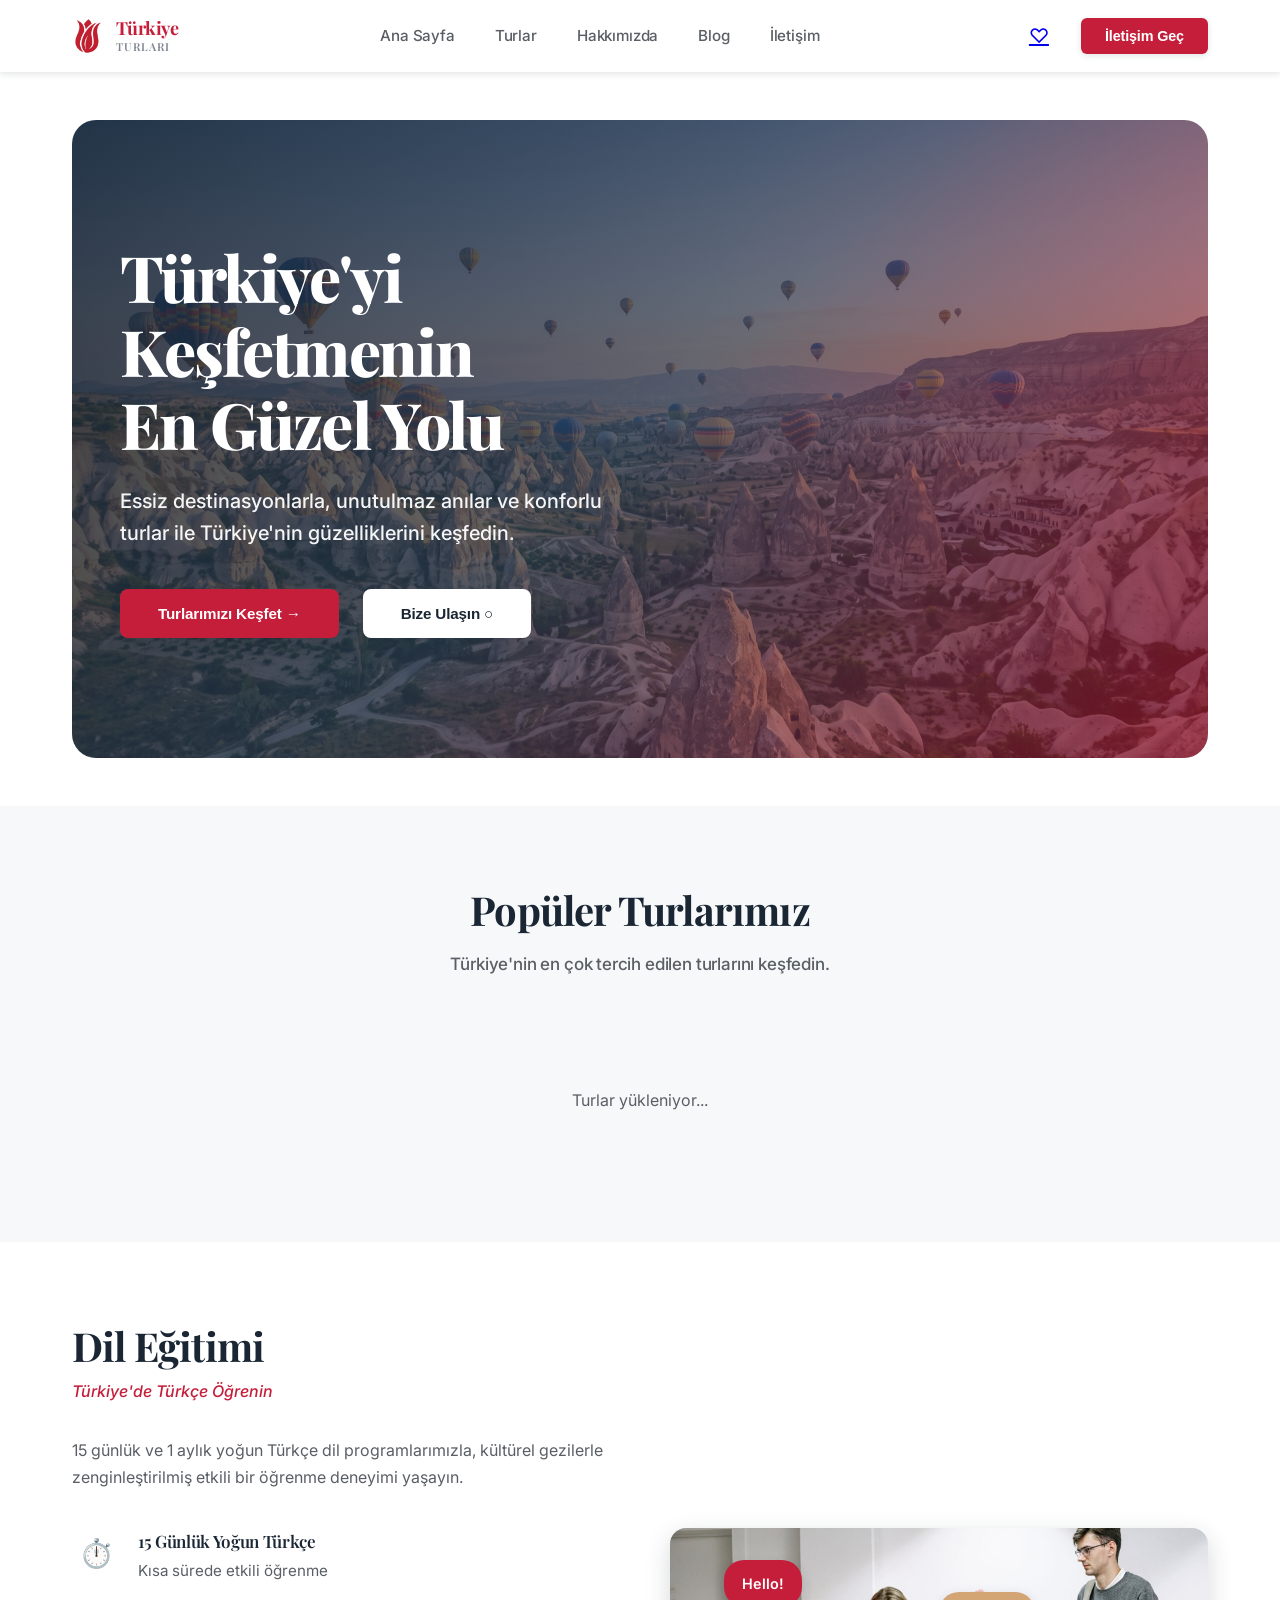
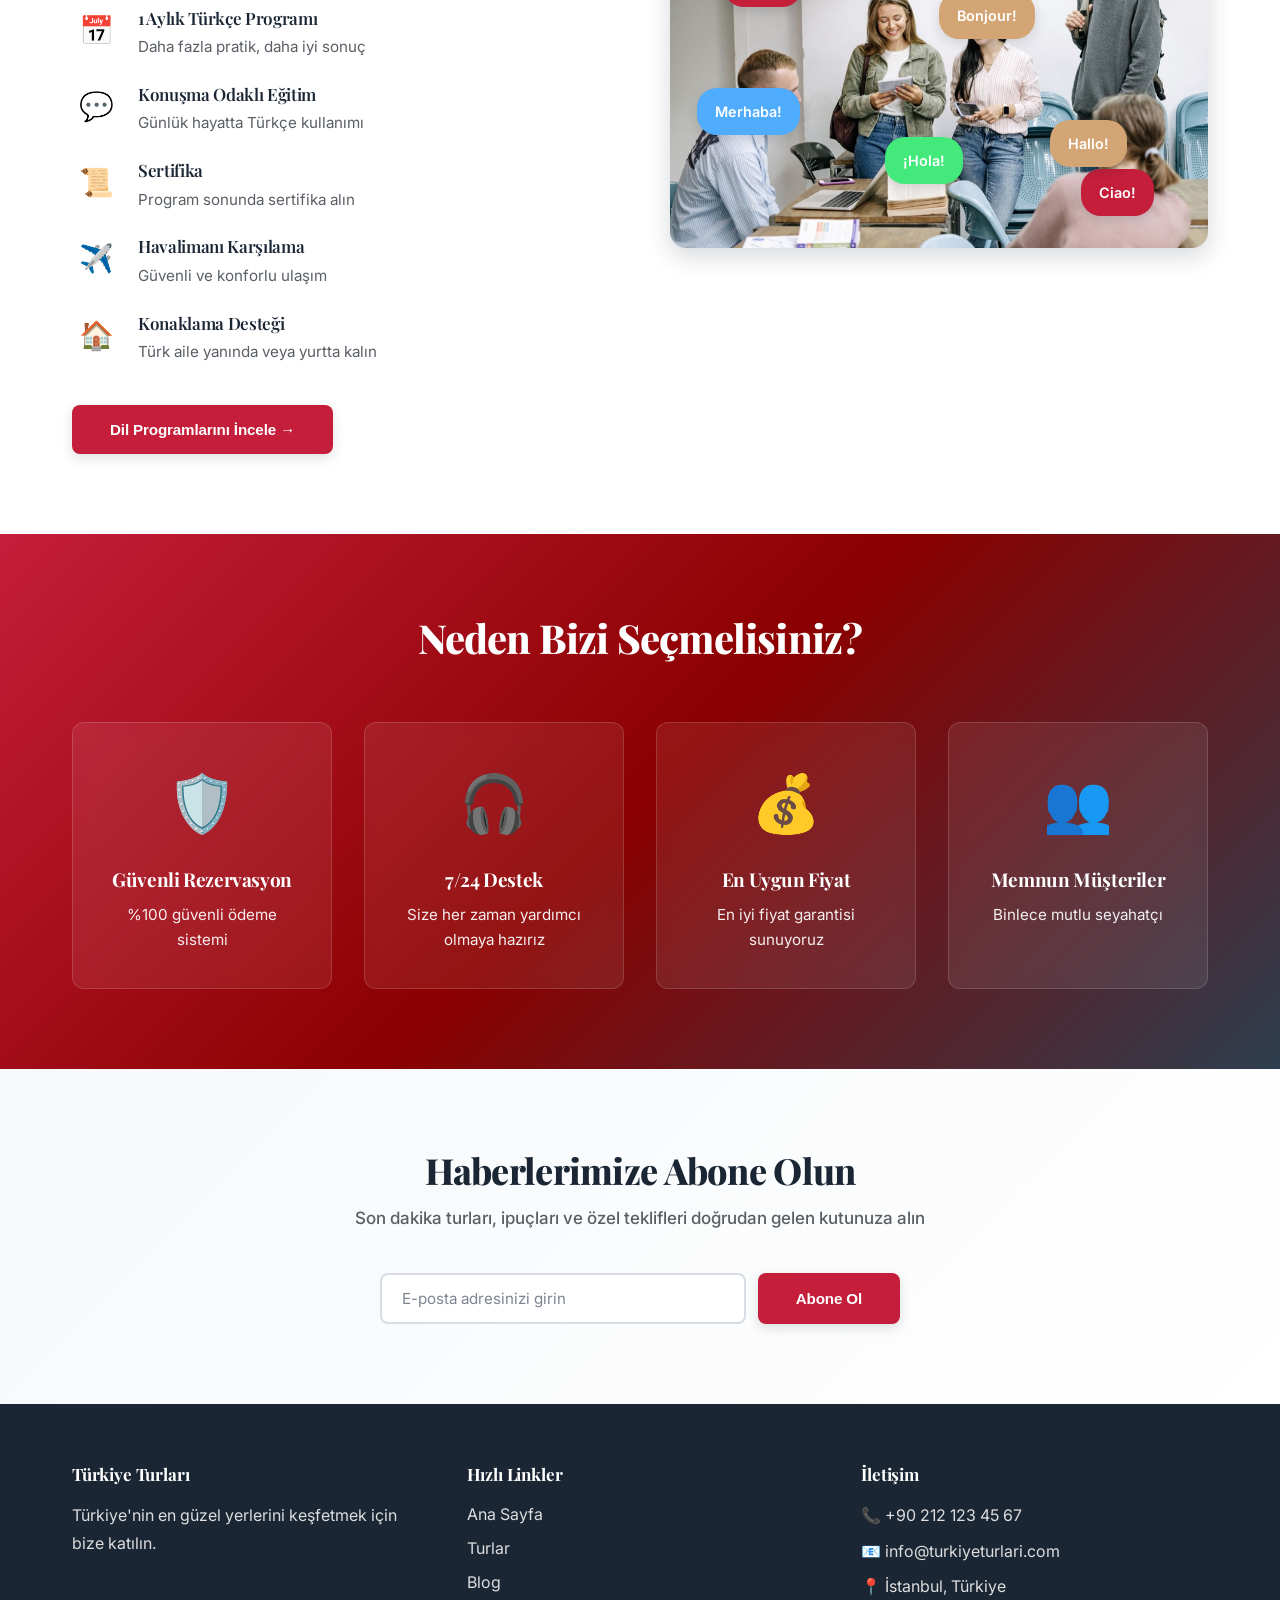
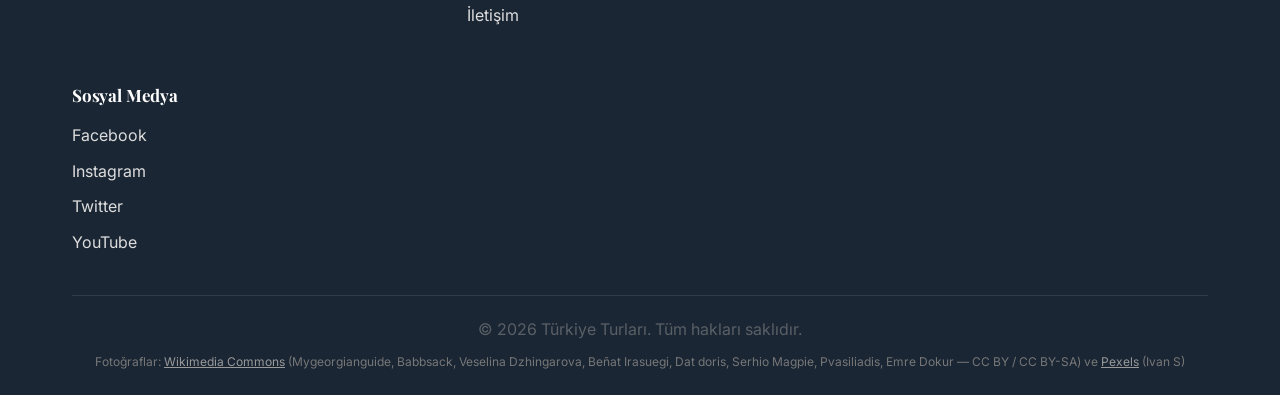
<file: index.html>
<!DOCTYPE html>
<html lang="tr">
<head>
    <meta charset="UTF-8">
    <meta name="viewport" content="width=device-width, initial-scale=1.0">
    <title>Türkiye Turları - Keşfet, Gez, Yaşa</title>
    <link rel="stylesheet" href="css/style.css">
</head>
<body data-page="home">
    <!-- Navigation -->
    <nav class="navbar">
        <div class="container">
            <div class="navbar-brand">
                <img class="logo-icon" src="images/logo-icon.jpeg" alt="Diltur logo">
                <span class="logo-text">Türkiye<br><small>TURLARI</small></span>
            </div>
            <div class="navbar-menu" id="navbarMenu">
                <a href="index.html" class="nav-link active">Ana Sayfa</a>
                <a href="turlar.html" class="nav-link">Turlar</a>
                <a href="hakkimizda.html" class="nav-link">Hakkımızda</a>
                <a href="blog.html" class="nav-link">Blog</a>
                <a href="iletisim.html" class="nav-link">İletişim</a>
            </div>
            <div class="navbar-right">
                <a href="#" class="favorite-btn">♡</a>
                <button class="contact-btn">İletişim Geç</button>
            </div>
            <div class="hamburger" id="hamburger">
                <span></span>
                <span></span>
                <span></span>
            </div>
        </div>
    </nav>

    <!-- Hero Section -->
    <section class="hero">
        <div class="container">
            <div class="hero-banner">
                <div class="hero-content">
                    <h1>Türkiye'yi<br>Keşfetmenin<br>En Güzel Yolu</h1>
                    <p>Essiz destinasyonlarla, unutulmaz anılar ve konforlu turlar ile Türkiye'nin güzelliklerini keşfedin.</p>
                    <div class="hero-buttons">
                        <button class="btn btn-primary" onclick="window.location.href='turlar.html'">Turlarımızı Keşfet →</button>
                        <button class="btn btn-secondary">Bize Ulaşın ○</button>
                    </div>
                </div>
            </div>
        </div>
    </section>

    <!-- Popular Tours Section -->
    <section class="popular-tours">
        <div class="container">
            <div class="section-header">
                <h2>Popüler Turlarımız</h2>
                <p>Türkiye'nin en çok tercih edilen turlarını keşfedin.</p>
            </div>
            <div class="tours-grid" id="toursGrid">
                <p class="db-status">Turlar yükleniyor...</p>
            </div>
        </div>
    </section>

    <!-- Language Education Section -->
    <section class="language-section">
        <div class="container">
            <div class="language-content">
                <div class="language-text">
                    <h2>Dil Eğitimi</h2>
                    <p class="subtitle">Türkiye'de Türkçe Öğrenin</p>
                    <p>15 günlük ve 1 aylık yoğun Türkçe dil programlarımızla, kültürel gezilerle zenginleştirilmiş etkili bir öğrenme deneyimi yaşayın.</p>
                    <div class="language-features">
                        <div class="feature">
                            <span class="feature-icon">⏱️</span>
                            <div>
                                <h4>15 Günlük Yoğun Türkçe</h4>
                                <p>Kısa sürede etkili öğrenme</p>
                            </div>
                        </div>
                        <div class="feature">
                            <span class="feature-icon">📅</span>
                            <div>
                                <h4>1 Aylık Türkçe Programı</h4>
                                <p>Daha fazla pratik, daha iyi sonuç</p>
                            </div>
                        </div>
                        <div class="feature">
                            <span class="feature-icon">💬</span>
                            <div>
                                <h4>Konuşma Odaklı Eğitim</h4>
                                <p>Günlük hayatta Türkçe kullanımı</p>
                            </div>
                        </div>
                        <div class="feature">
                            <span class="feature-icon">📜</span>
                            <div>
                                <h4>Sertifika</h4>
                                <p>Program sonunda sertifika alın</p>
                            </div>
                        </div>
                        <div class="feature">
                            <span class="feature-icon">✈️</span>
                            <div>
                                <h4>Havalimanı Karşılama</h4>
                                <p>Güvenli ve konforlu ulaşım</p>
                            </div>
                        </div>
                        <div class="feature">
                            <span class="feature-icon">🏠</span>
                            <div>
                                <h4>Konaklama Desteği</h4>
                                <p>Türk aile yanında veya yurtta kalın</p>
                            </div>
                        </div>
                    </div>
                    <button class="btn btn-primary" onclick="window.location.href='iletisim.html'">Dil Programlarını İncele →</button>
                </div>
                <div class="language-image">
                    <img class="language-photo" src="images/lang-study.jpg" alt="Bir grup öğrenci dil eğitimi programında birlikte çalışıyor">
                    <div class="chat-bubbles">
                        <div class="bubble bubble-1">Hello!</div>
                        <div class="bubble bubble-2">Bonjour!</div>
                        <div class="bubble bubble-3">Merhaba!</div>
                        <div class="bubble bubble-4">¡Hola!</div>
                        <div class="bubble bubble-5">Ciao!</div>
                        <div class="bubble bubble-6">Hallo!</div>
                    </div>
                </div>
            </div>
        </div>
    </section>

    <!-- Why Choose Us Section -->
    <section class="why-us">
        <div class="container">
            <h2>Neden Bizi Seçmelisiniz?</h2>
            <div class="features-grid">
                <div class="feature-box">
                    <div class="feature-icon-large">🛡️</div>
                    <h3>Güvenli Rezervasyon</h3>
                    <p>%100 güvenli ödeme sistemi</p>
                </div>
                <div class="feature-box">
                    <div class="feature-icon-large">🎧</div>
                    <h3>7/24 Destek</h3>
                    <p>Size her zaman yardımcı olmaya hazırız</p>
                </div>
                <div class="feature-box">
                    <div class="feature-icon-large">💰</div>
                    <h3>En Uygun Fiyat</h3>
                    <p>En iyi fiyat garantisi sunuyoruz</p>
                </div>
                <div class="feature-box">
                    <div class="feature-icon-large">👥</div>
                    <h3>Memnun Müşteriler</h3>
                    <p>Binlece mutlu seyahatçı</p>
                </div>
            </div>
        </div>
    </section>

    <!-- Newsletter Section -->
    <section class="newsletter">
        <div class="container">
            <h2>Haberlerimize Abone Olun</h2>
            <p>Son dakika turları, ipuçları ve özel teklifleri doğrudan gelen kutunuza alın</p>
            <form class="newsletter-form" id="newsletterForm">
                <input type="email" placeholder="E-posta adresinizi girin" required>
                <button type="submit" class="btn btn-primary">Abone Ol</button>
            </form>
        </div>
    </section>

    <!-- Footer -->
    <footer class="footer">
        <div class="container">
            <div class="footer-content">
                <div class="footer-section">
                    <h4>Türkiye Turları</h4>
                    <p>Türkiye'nin en güzel yerlerini keşfetmek için bize katılın.</p>
                </div>
                <div class="footer-section">
                    <h4>Hızlı Linkler</h4>
                    <ul>
                        <li><a href="index.html">Ana Sayfa</a></li>
                        <li><a href="turlar.html">Turlar</a></li>
                        <li><a href="blog.html">Blog</a></li>
                        <li><a href="iletisim.html">İletişim</a></li>
                    </ul>
                </div>
                <div class="footer-section">
                    <h4>İletişim</h4>
                    <p>📞 +90 212 123 45 67</p>
                    <p>📧 info@turkiyeturlari.com</p>
                    <p>📍 İstanbul, Türkiye</p>
                </div>
                <div class="footer-section">
                    <h4>Sosyal Medya</h4>
                    <div class="social-links">
                        <a href="#">Facebook</a>
                        <a href="#">Instagram</a>
                        <a href="#">Twitter</a>
                        <a href="#">YouTube</a>
                    </div>
                </div>
            </div>
            <div class="footer-bottom">
                <p>&copy; 2024 Türkiye Turları. Tüm hakları saklıdır.</p>
                <p class="photo-credits">Fotoğraflar: <a href="https://commons.wikimedia.org/wiki/Category:T%C3%BCrkiye" target="_blank" rel="noopener">Wikimedia Commons</a> (Mygeorgianguide, Babbsack, Veselina Dzhingarova, Beñat Irasuegi, Dat doris, Serhio Magpie, Pvasiliadis, Emre Dokur — CC BY / CC BY-SA) ve <a href="https://www.pexels.com" target="_blank" rel="noopener">Pexels</a> (Ivan S)</p>
            </div>
        </div>
    </footer>

    <script src="js/script.js"></script>
    <script type="module" src="js/app.js"></script>
</body>
</html>
</file>
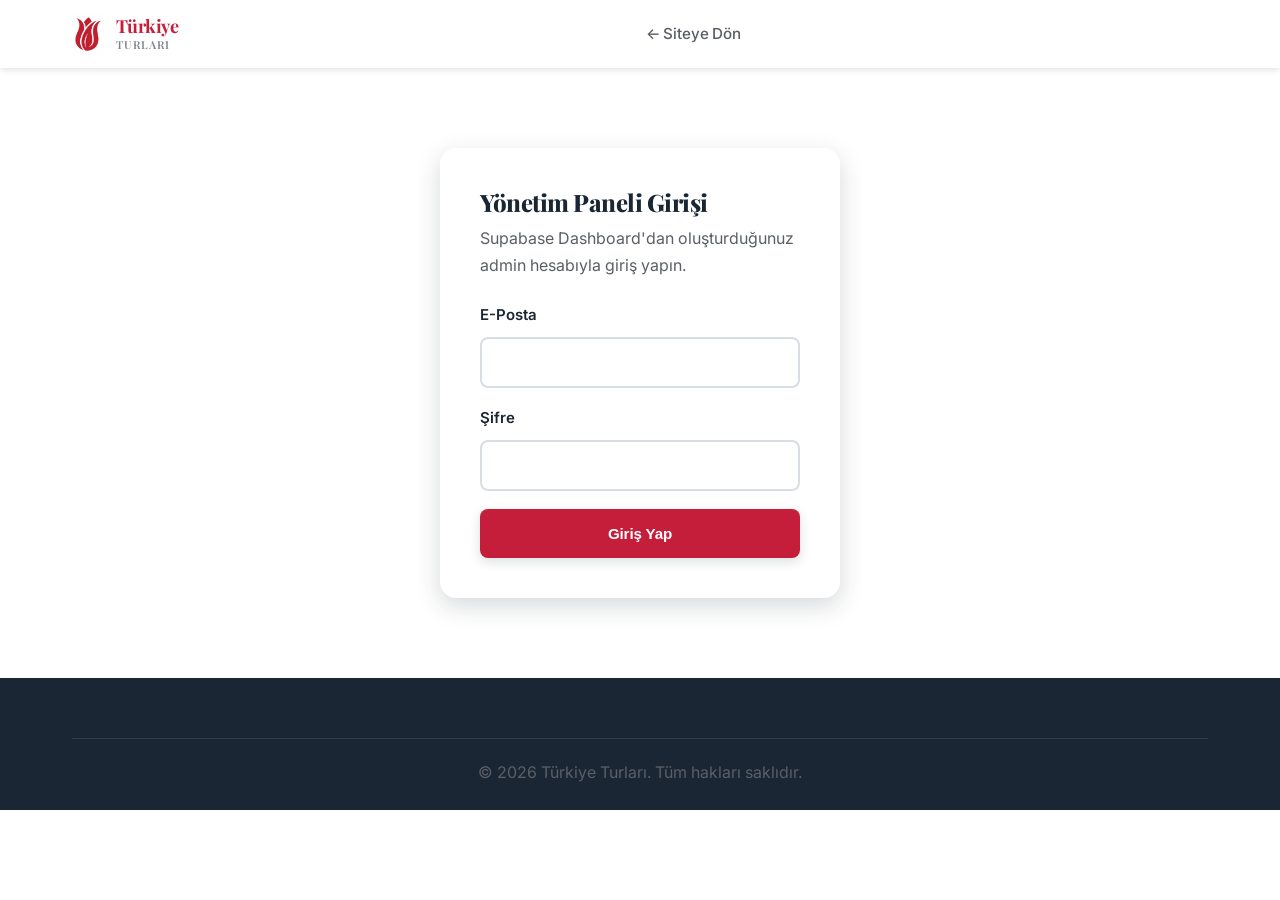
<file: admin.html>
<!DOCTYPE html>
<html lang="tr">
<head>
    <meta charset="UTF-8">
    <meta name="viewport" content="width=device-width, initial-scale=1.0">
    <meta name="robots" content="noindex, nofollow">
    <title>Yönetim Paneli - Türkiye Turları</title>
    <link rel="stylesheet" href="css/style.css">
</head>
<body data-page="admin">
    <!-- Navigation -->
    <nav class="navbar">
        <div class="container">
            <div class="navbar-brand">
                <img class="logo-icon" src="images/logo-icon.jpeg" alt="Diltur logo">
                <span class="logo-text">Türkiye<br><small>TURLARI</small></span>
            </div>
            <div class="navbar-menu">
                <a href="index.html" class="nav-link">← Siteye Dön</a>
            </div>
            <div class="navbar-right">
                <button type="button" class="btn btn-secondary" id="logoutBtn" style="display:none;">Çıkış Yap</button>
            </div>
        </div>
    </nav>

    <!-- Login -->
    <section id="adminLogin" class="admin-login">
        <h1>Yönetim Paneli Girişi</h1>
        <p>Supabase Dashboard'dan oluşturduğunuz admin hesabıyla giriş yapın.</p>
        <form id="loginForm">
            <div class="form-group">
                <label>E-Posta</label>
                <input type="email" id="loginEmail" required>
            </div>
            <div class="form-group">
                <label>Şifre</label>
                <input type="password" id="loginPassword" required>
            </div>
            <p class="admin-error" id="loginError" style="display:none;"></p>
            <button type="submit" class="btn btn-primary">Giriş Yap</button>
        </form>
    </section>

    <!-- Dashboard -->
    <section id="adminDashboard" class="admin-dashboard" style="display:none;">
        <div class="container">
            <div class="admin-header">
                <h1>Yönetim Paneli</h1>
                <span id="adminEmail" class="admin-status admin-status-active"></span>
            </div>

            <div class="admin-tabs">
                <button type="button" class="admin-tab active" data-tab="tours">Turlar</button>
                <button type="button" class="admin-tab" data-tab="blog">Blog</button>
                <button type="button" class="admin-tab" data-tab="messages">Mesajlar</button>
                <button type="button" class="admin-tab" data-tab="bookings">Rezervasyonlar</button>
                <button type="button" class="admin-tab" data-tab="newsletter">Newsletter</button>
                <button type="button" class="admin-tab" data-tab="apikeys">API Anahtarları</button>
            </div>

            <div class="admin-panel active" id="panel-tours">
                <div class="admin-panel-header">
                    <h2>Turlar</h2>
                    <button type="button" class="btn btn-primary" id="addTourBtn">+ Yeni Tur</button>
                </div>
                <div class="admin-table-wrap"><table class="admin-table"><thead></thead><tbody id="toursTableBody"></tbody></table></div>
            </div>

            <div class="admin-panel" id="panel-blog">
                <div class="admin-panel-header">
                    <h2>Blog Yazıları</h2>
                    <button type="button" class="btn btn-primary" id="addBlogBtn">+ Yeni Yazı</button>
                </div>
                <div class="admin-table-wrap"><table class="admin-table"><thead></thead><tbody id="blogTableBody"></tbody></table></div>
            </div>

            <div class="admin-panel" id="panel-messages">
                <div class="admin-panel-header"><h2>İletişim Mesajları</h2></div>
                <div class="admin-table-wrap"><table class="admin-table"><thead></thead><tbody id="messagesTableBody"></tbody></table></div>
            </div>

            <div class="admin-panel" id="panel-bookings">
                <div class="admin-panel-header"><h2>Rezervasyon Talepleri</h2></div>
                <div class="admin-table-wrap"><table class="admin-table"><thead></thead><tbody id="bookingsTableBody"></tbody></table></div>
            </div>

            <div class="admin-panel" id="panel-newsletter">
                <div class="admin-panel-header">
                    <h2>Newsletter Aboneleri</h2>
                    <button type="button" class="btn btn-outline" id="exportNewsletterBtn">CSV Olarak İndir</button>
                </div>
                <div class="admin-table-wrap"><table class="admin-table"><thead></thead><tbody id="newsletterTableBody"></tbody></table></div>
            </div>

            <div class="admin-panel" id="panel-apikeys">
                <div class="admin-panel-header">
                    <h2>Acente API Anahtarları</h2>
                    <button type="button" class="btn btn-primary" id="addApiKeyBtn">+ Yeni Anahtar</button>
                </div>
                <div class="admin-table-wrap"><table class="admin-table"><thead></thead><tbody id="apikeysTableBody"></tbody></table></div>
            </div>
        </div>
    </section>

    <!-- Footer -->
    <footer class="footer">
        <div class="container">
            <div class="footer-bottom">
                <p>&copy; 2024 Türkiye Turları. Tüm hakları saklıdır.</p>
            </div>
        </div>
    </footer>

    <script src="js/script.js"></script>
    <script type="module" src="js/admin.js"></script>
</body>
</html>
</file>
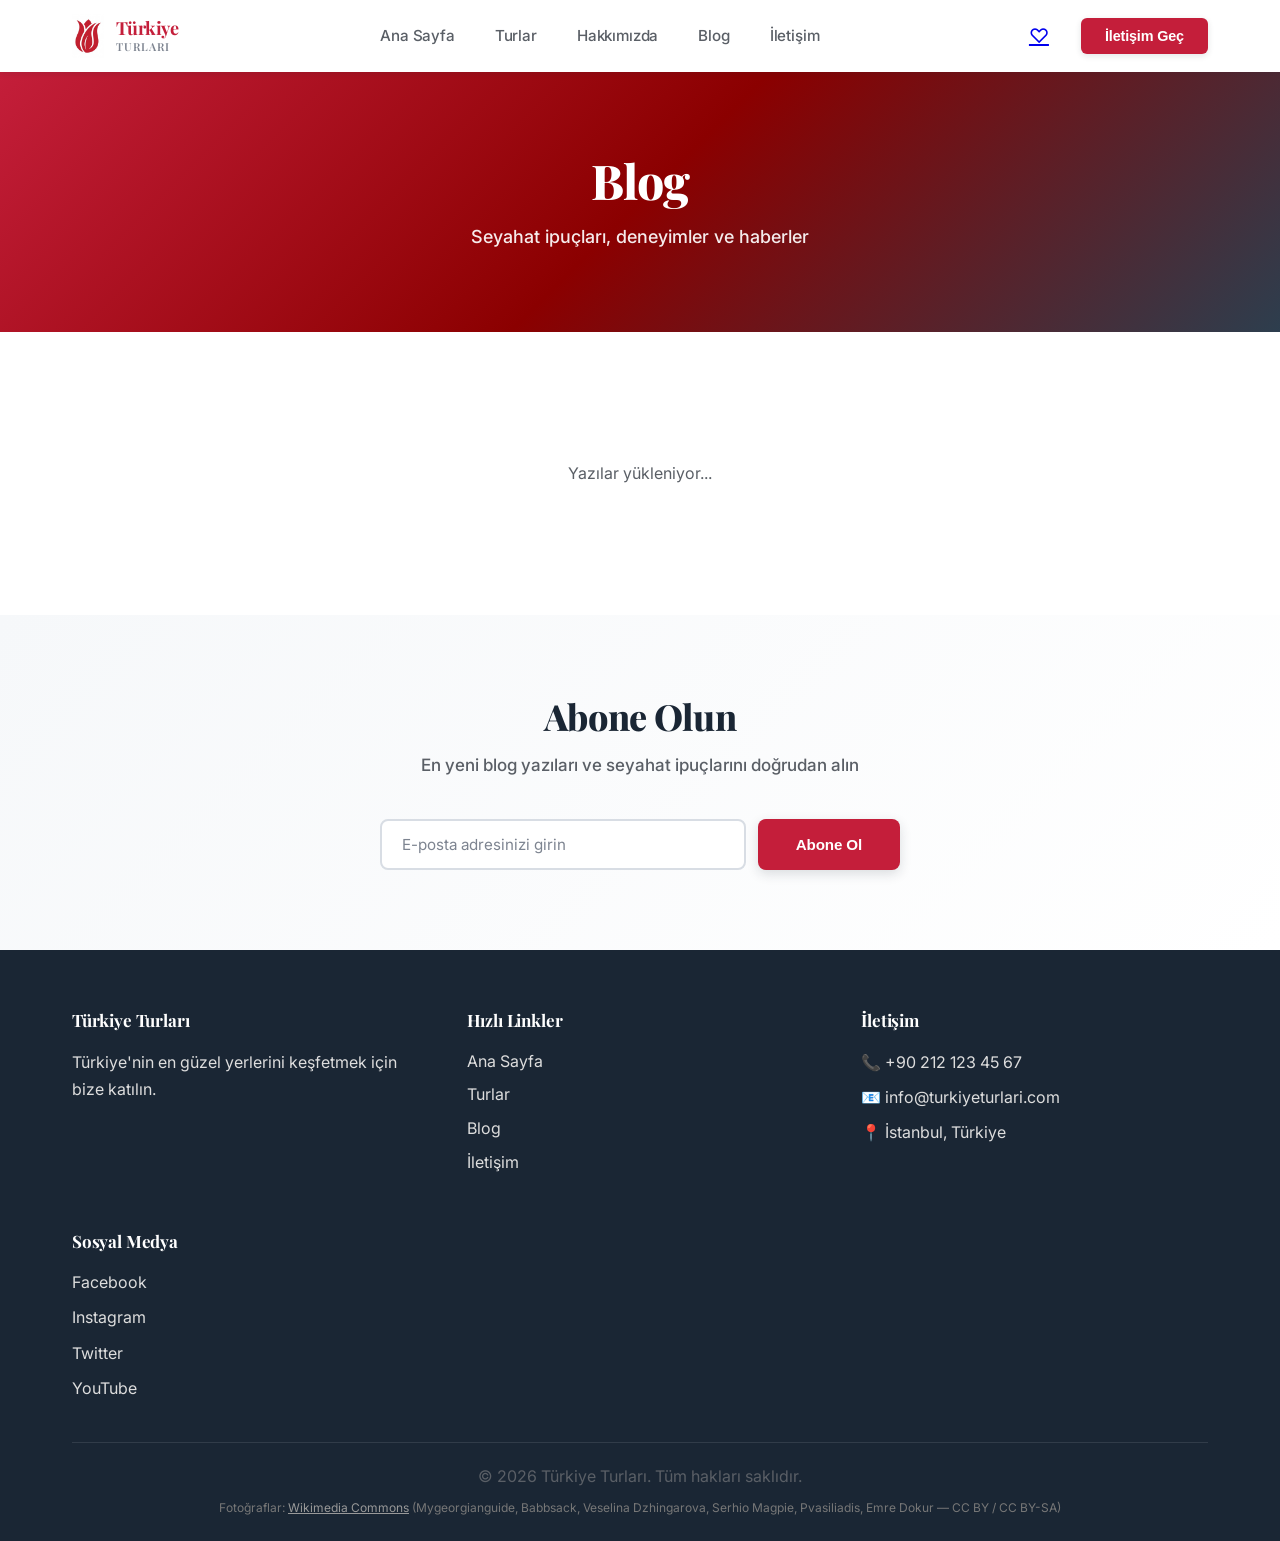
<file: blog.html>
<!DOCTYPE html>
<html lang="tr">
<head>
    <meta charset="UTF-8">
    <meta name="viewport" content="width=device-width, initial-scale=1.0">
    <title>Blog - Türkiye Turları</title>
    <link rel="stylesheet" href="css/style.css">
</head>
<body data-page="blog">
    <!-- Navigation -->
    <nav class="navbar">
        <div class="container">
            <div class="navbar-brand">
                <img class="logo-icon" src="images/logo-icon.jpeg" alt="Diltur logo">
                <span class="logo-text">Türkiye<br><small>TURLARI</small></span>
            </div>
            <div class="navbar-menu" id="navbarMenu">
                <a href="index.html" class="nav-link">Ana Sayfa</a>
                <a href="turlar.html" class="nav-link">Turlar</a>
                <a href="hakkimizda.html" class="nav-link">Hakkımızda</a>
                <a href="blog.html" class="nav-link active">Blog</a>
                <a href="iletisim.html" class="nav-link">İletişim</a>
            </div>
            <div class="navbar-right">
                <a href="#" class="favorite-btn">♡</a>
                <button class="contact-btn">İletişim Geç</button>
            </div>
            <div class="hamburger" id="hamburger">
                <span></span>
                <span></span>
                <span></span>
            </div>
        </div>
    </nav>

    <!-- Page Header -->
    <section class="page-header">
        <div class="container">
            <h1>Blog</h1>
            <p>Seyahat ipuçları, deneyimler ve haberler</p>
        </div>
    </section>

    <!-- Blog Posts -->
    <section class="blog-section">
        <div class="container">
            <div class="blog-grid" id="blogGrid">
                <p class="db-status">Yazılar yükleniyor...</p>
            </div>
        </div>
    </section>

    <!-- Newsletter -->
    <section class="newsletter">
        <div class="container">
            <h2>Abone Olun</h2>
            <p>En yeni blog yazıları ve seyahat ipuçlarını doğrudan alın</p>
            <form class="newsletter-form" id="newsletterForm2">
                <input type="email" placeholder="E-posta adresinizi girin" required>
                <button type="submit" class="btn btn-primary">Abone Ol</button>
            </form>
        </div>
    </section>

    <!-- Footer -->
    <footer class="footer">
        <div class="container">
            <div class="footer-content">
                <div class="footer-section">
                    <h4>Türkiye Turları</h4>
                    <p>Türkiye'nin en güzel yerlerini keşfetmek için bize katılın.</p>
                </div>
                <div class="footer-section">
                    <h4>Hızlı Linkler</h4>
                    <ul>
                        <li><a href="index.html">Ana Sayfa</a></li>
                        <li><a href="turlar.html">Turlar</a></li>
                        <li><a href="blog.html">Blog</a></li>
                        <li><a href="iletisim.html">İletişim</a></li>
                    </ul>
                </div>
                <div class="footer-section">
                    <h4>İletişim</h4>
                    <p>📞 +90 212 123 45 67</p>
                    <p>📧 info@turkiyeturlari.com</p>
                    <p>📍 İstanbul, Türkiye</p>
                </div>
                <div class="footer-section">
                    <h4>Sosyal Medya</h4>
                    <div class="social-links">
                        <a href="#">Facebook</a>
                        <a href="#">Instagram</a>
                        <a href="#">Twitter</a>
                        <a href="#">YouTube</a>
                    </div>
                </div>
            </div>
            <div class="footer-bottom">
                <p>&copy; 2024 Türkiye Turları. Tüm hakları saklıdır.</p>
                <p class="photo-credits">Fotoğraflar: <a href="https://commons.wikimedia.org/wiki/Category:T%C3%BCrkiye" target="_blank" rel="noopener">Wikimedia Commons</a> (Mygeorgianguide, Babbsack, Veselina Dzhingarova, Serhio Magpie, Pvasiliadis, Emre Dokur — CC BY / CC BY-SA)</p>
            </div>
        </div>
    </footer>

    <script src="js/script.js"></script>
    <script type="module" src="js/app.js"></script>
</body>
</html>
</file>
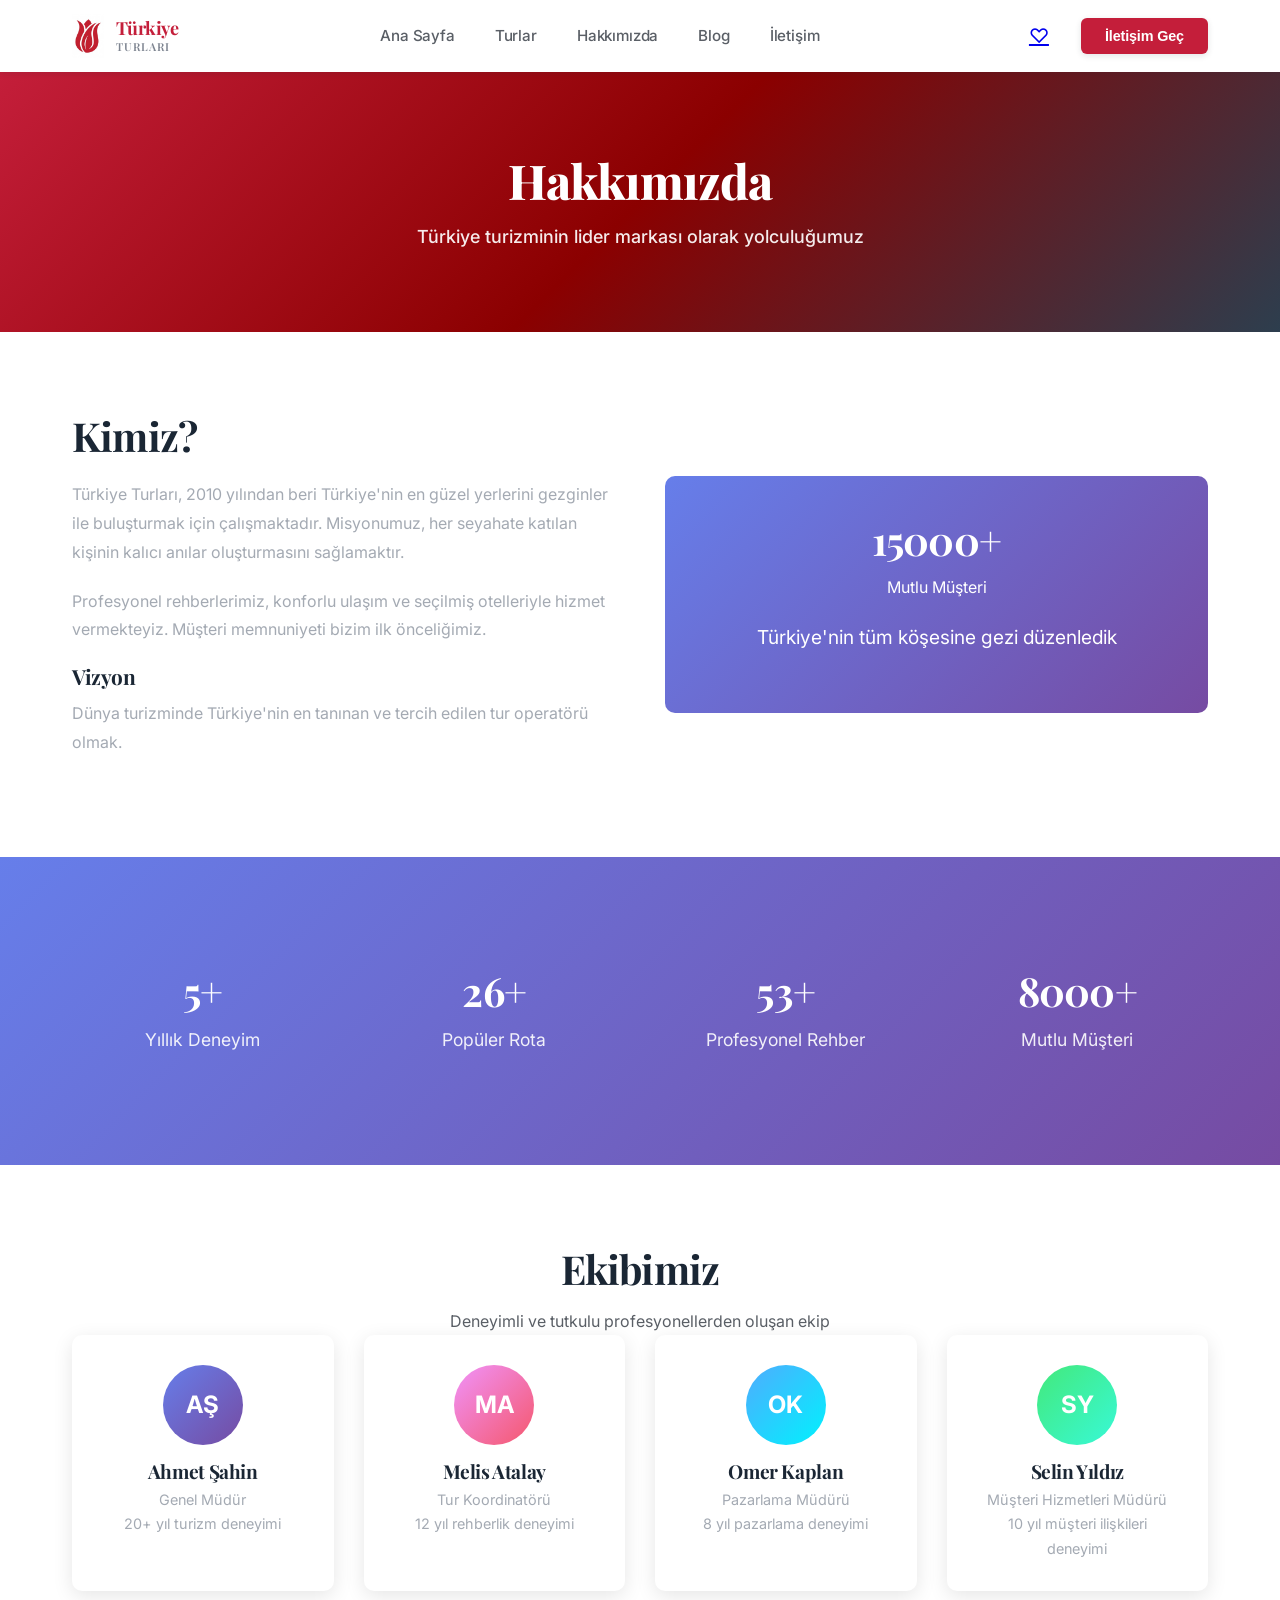
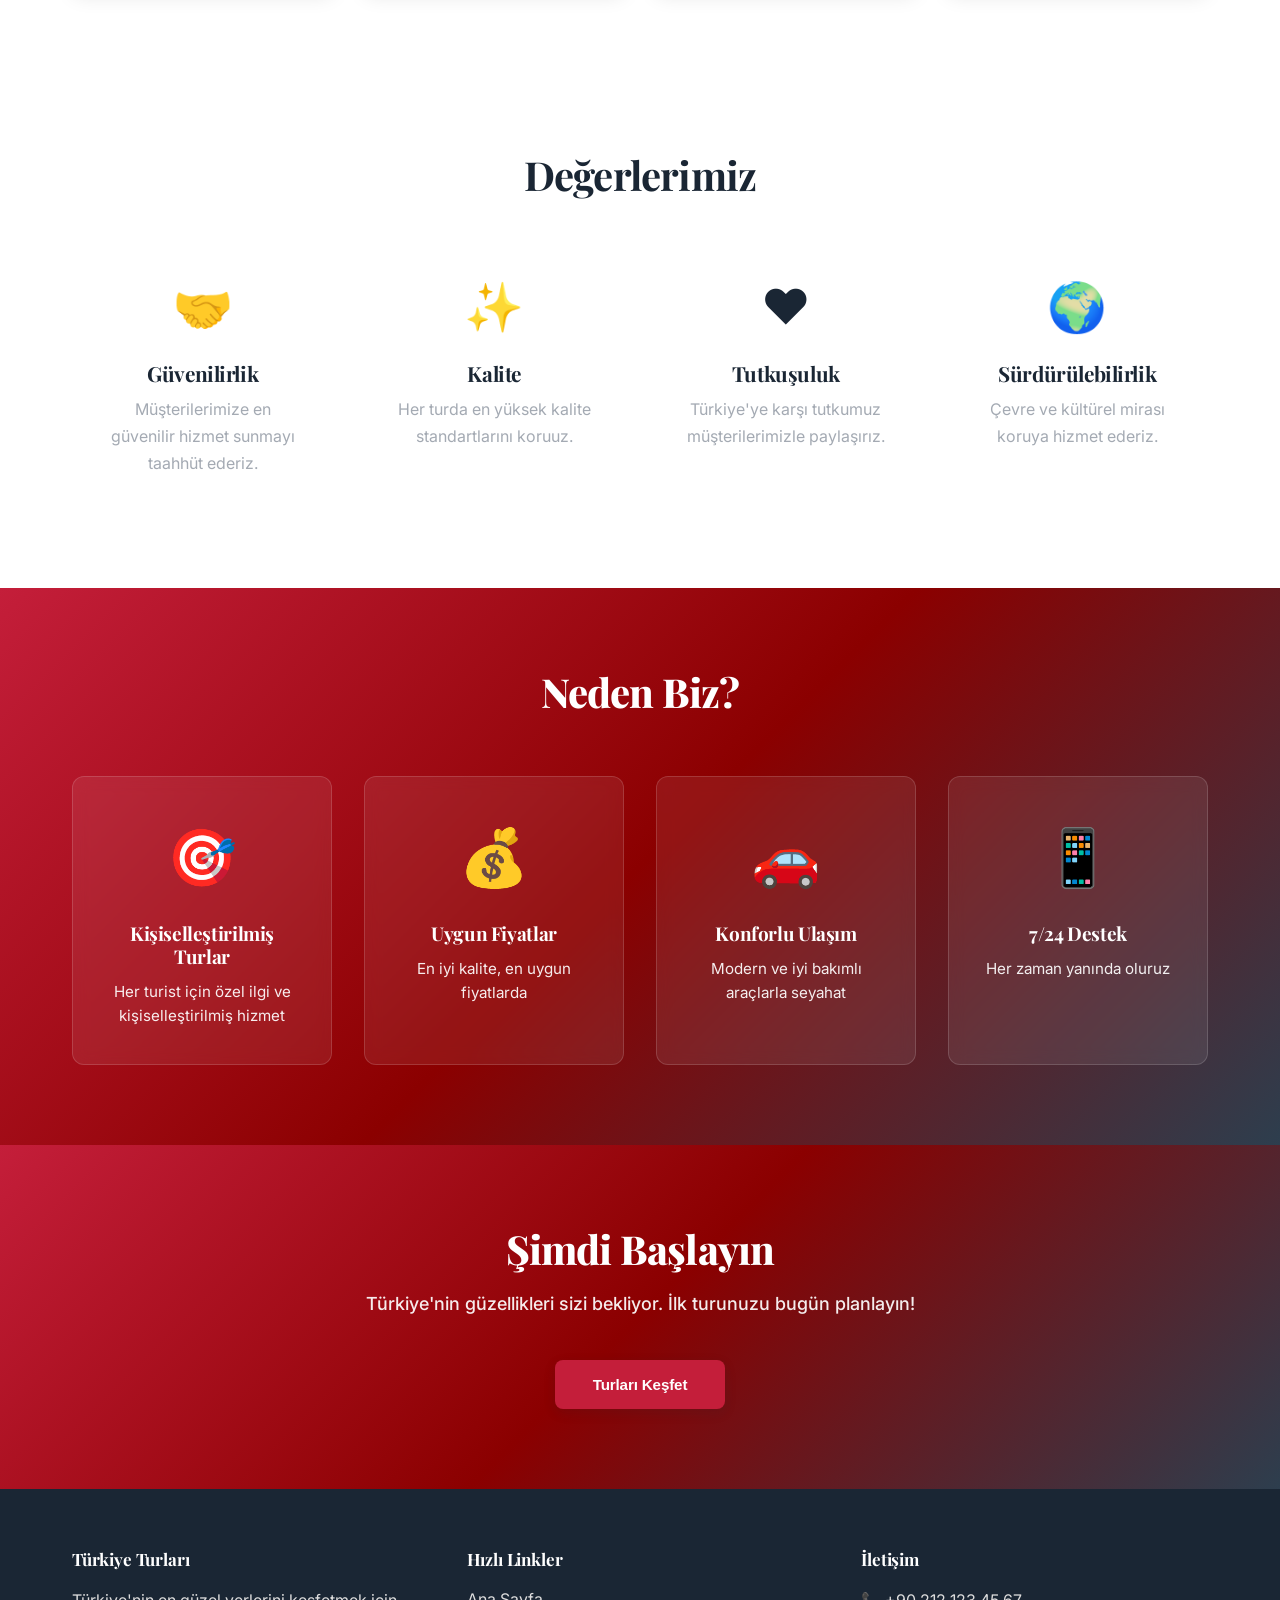
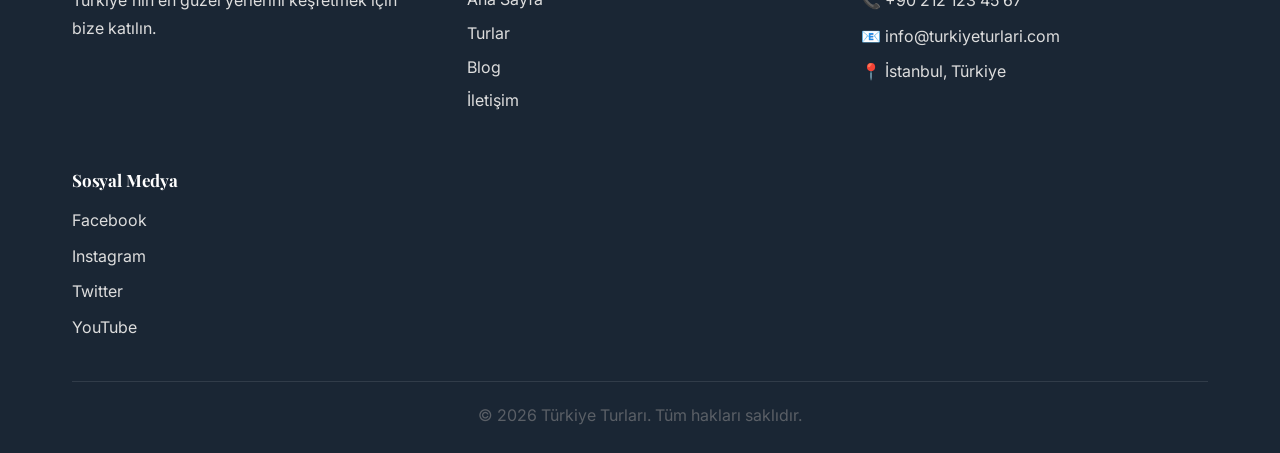
<file: hakkimizda.html>
<!DOCTYPE html>
<html lang="tr">
<head>
    <meta charset="UTF-8">
    <meta name="viewport" content="width=device-width, initial-scale=1.0">
    <title>Hakkımızda - Türkiye Turları</title>
    <link rel="stylesheet" href="css/style.css">
</head>
<body>
    <!-- Navigation -->
    <nav class="navbar">
        <div class="container">
            <div class="navbar-brand">
                <img class="logo-icon" src="images/logo-icon.jpeg" alt="Diltur logo">
                <span class="logo-text">Türkiye<br><small>TURLARI</small></span>
            </div>
            <div class="navbar-menu" id="navbarMenu">
                <a href="index.html" class="nav-link">Ana Sayfa</a>
                <a href="turlar.html" class="nav-link">Turlar</a>
                <a href="hakkimizda.html" class="nav-link active">Hakkımızda</a>
                <a href="blog.html" class="nav-link">Blog</a>
                <a href="iletisim.html" class="nav-link">İletişim</a>
            </div>
            <div class="navbar-right">
                <a href="#" class="favorite-btn">♡</a>
                <button class="contact-btn">İletişim Geç</button>
            </div>
            <div class="hamburger" id="hamburger">
                <span></span>
                <span></span>
                <span></span>
            </div>
        </div>
    </nav>

    <!-- Page Header -->
    <section class="page-header">
        <div class="container">
            <h1>Hakkımızda</h1>
            <p>Türkiye turizminin lider markası olarak yolculuğumuz</p>
        </div>
    </section>

    <!-- About Section -->
    <section class="about-section">
        <div class="container">
            <div class="about-grid">
                <div class="about-text">
                    <h2>Kimiz?</h2>
                    <p>Türkiye Turları, 2010 yılından beri Türkiye'nin en güzel yerlerini gezginler ile buluşturmak için çalışmaktadır. Misyonumuz, her seyahate katılan kişinin kalıcı anılar oluşturmasını sağlamaktır.</p>
                    <p>Profesyonel rehberlerimiz, konforlu ulaşım ve seçilmiş otelleriyle hizmet vermekteyiz. Müşteri memnuniyeti bizim ilk önceliğimiz.</p>
                    <h3>Vizyon</h3>
                    <p>Dünya turizminde Türkiye'nin en tanınan ve tercih edilen tur operatörü olmak.</p>
                </div>
                <div class="about-image">
                    <div style="background: linear-gradient(135deg, #667eea 0%, #764ba2 100%); padding: 40px; border-radius: 10px; color: white; text-align: center;">
                        <h3 style="font-size: 2.5em; margin: 0;">15000+</h3>
                        <p style="margin: 10px 0; color: white;">Mutlu Müşteri</p>
                        <p style="margin: 20px 0; font-size: 1.2em; color: white;">Türkiye'nin tüm köşesine gezi düzenledik</p>
                    </div>
                </div>
            </div>
        </div>
    </section>

    <!-- Stats Section -->
    <section class="stats">
        <div class="container">
            <div class="stats-grid">
                <div class="stat-box">
                    <h3>10+</h3>
                    <p>Yıllık Deneyim</p>
                </div>
                <div class="stat-box">
                    <h3>50+</h3>
                    <p>Popüler Rota</p>
                </div>
                <div class="stat-box">
                    <h3>100+</h3>
                    <p>Profesyonel Rehber</p>
                </div>
                <div class="stat-box">
                    <h3>15000+</h3>
                    <p>Mutlu Müşteri</p>
                </div>
            </div>
        </div>
    </section>

    <!-- Team Section -->
    <section class="team-section">
        <div class="container">
            <h2>Ekibimiz</h2>
            <p>Deneyimli ve tutkulu profesyonellerden oluşan ekip</p>
            <div class="team-grid">
                <div class="team-member">
                    <div class="member-avatar" style="background: linear-gradient(135deg, #667eea 0%, #764ba2 100%);">AŞ</div>
                    <h3>Ahmet Şahin</h3>
                    <p>Genel Müdür</p>
                    <p>20+ yıl turizm deneyimi</p>
                </div>
                <div class="team-member">
                    <div class="member-avatar" style="background: linear-gradient(135deg, #f093fb 0%, #f5576c 100%);">MA</div>
                    <h3>Melis Atalay</h3>
                    <p>Tur Koordinatörü</p>
                    <p>12 yıl rehberlik deneyimi</p>
                </div>
                <div class="team-member">
                    <div class="member-avatar" style="background: linear-gradient(135deg, #4facfe 0%, #00f2fe 100%);">OK</div>
                    <h3>Omer Kaplan</h3>
                    <p>Pazarlama Müdürü</p>
                    <p>8 yıl pazarlama deneyimi</p>
                </div>
                <div class="team-member">
                    <div class="member-avatar" style="background: linear-gradient(135deg, #43e97b 0%, #38f9d7 100%);">SY</div>
                    <h3>Selin Yıldız</h3>
                    <p>Müşteri Hizmetleri Müdürü</p>
                    <p>10 yıl müşteri ilişkileri deneyimi</p>
                </div>
            </div>
        </div>
    </section>

    <!-- Values Section -->
    <section class="values-section">
        <div class="container">
            <h2>Değerlerimiz</h2>
            <div class="values-grid">
                <div class="value-card">
                    <div class="value-icon">🤝</div>
                    <h3>Güvenilirlik</h3>
                    <p>Müşterilerimize en güvenilir hizmet sunmayı taahhüt ederiz.</p>
                </div>
                <div class="value-card">
                    <div class="value-icon">✨</div>
                    <h3>Kalite</h3>
                    <p>Her turda en yüksek kalite standartlarını koruuz.</p>
                </div>
                <div class="value-card">
                    <div class="value-icon">❤️</div>
                    <h3>Tutkuşuluk</h3>
                    <p>Türkiye'ye karşı tutkumuz müşterilerimizle paylaşırız.</p>
                </div>
                <div class="value-card">
                    <div class="value-icon">🌍</div>
                    <h3>Sürdürülebilirlik</h3>
                    <p>Çevre ve kültürel mirası koruya hizmet ederiz.</p>
                </div>
            </div>
        </div>
    </section>

    <!-- Why Choose Us -->
    <section class="why-us">
        <div class="container">
            <h2>Neden Biz?</h2>
            <div class="features-grid">
                <div class="feature-box">
                    <div class="feature-icon-large">🎯</div>
                    <h3>Kişiselleştirilmiş Turlar</h3>
                    <p>Her turist için özel ilgi ve kişiselleştirilmiş hizmet</p>
                </div>
                <div class="feature-box">
                    <div class="feature-icon-large">💰</div>
                    <h3>Uygun Fiyatlar</h3>
                    <p>En iyi kalite, en uygun fiyatlarda</p>
                </div>
                <div class="feature-box">
                    <div class="feature-icon-large">🚗</div>
                    <h3>Konforlu Ulaşım</h3>
                    <p>Modern ve iyi bakımlı araçlarla seyahat</p>
                </div>
                <div class="feature-box">
                    <div class="feature-icon-large">📱</div>
                    <h3>7/24 Destek</h3>
                    <p>Her zaman yanında oluruz</p>
                </div>
            </div>
        </div>
    </section>

    <!-- CTA Section -->
    <section class="cta-section">
        <div class="container">
            <h2>Şimdi Başlayın</h2>
            <p>Türkiye'nin güzellikleri sizi bekliyor. İlk turunuzu bugün planlayın!</p>
            <button class="btn btn-primary" onclick="window.location.href='turlar.html'">Turları Keşfet</button>
        </div>
    </section>

    <!-- Footer -->
    <footer class="footer">
        <div class="container">
            <div class="footer-content">
                <div class="footer-section">
                    <h4>Türkiye Turları</h4>
                    <p>Türkiye'nin en güzel yerlerini keşfetmek için bize katılın.</p>
                </div>
                <div class="footer-section">
                    <h4>Hızlı Linkler</h4>
                    <ul>
                        <li><a href="index.html">Ana Sayfa</a></li>
                        <li><a href="turlar.html">Turlar</a></li>
                        <li><a href="blog.html">Blog</a></li>
                        <li><a href="iletisim.html">İletişim</a></li>
                    </ul>
                </div>
                <div class="footer-section">
                    <h4>İletişim</h4>
                    <p>📞 +90 212 123 45 67</p>
                    <p>📧 info@turkiyeturlari.com</p>
                    <p>📍 İstanbul, Türkiye</p>
                </div>
                <div class="footer-section">
                    <h4>Sosyal Medya</h4>
                    <div class="social-links">
                        <a href="#">Facebook</a>
                        <a href="#">Instagram</a>
                        <a href="#">Twitter</a>
                        <a href="#">YouTube</a>
                    </div>
                </div>
            </div>
            <div class="footer-bottom">
                <p>&copy; 2024 Türkiye Turları. Tüm hakları saklıdır.</p>
            </div>
        </div>
    </footer>

    <script src="js/script.js"></script>
</body>
</html>
</file>
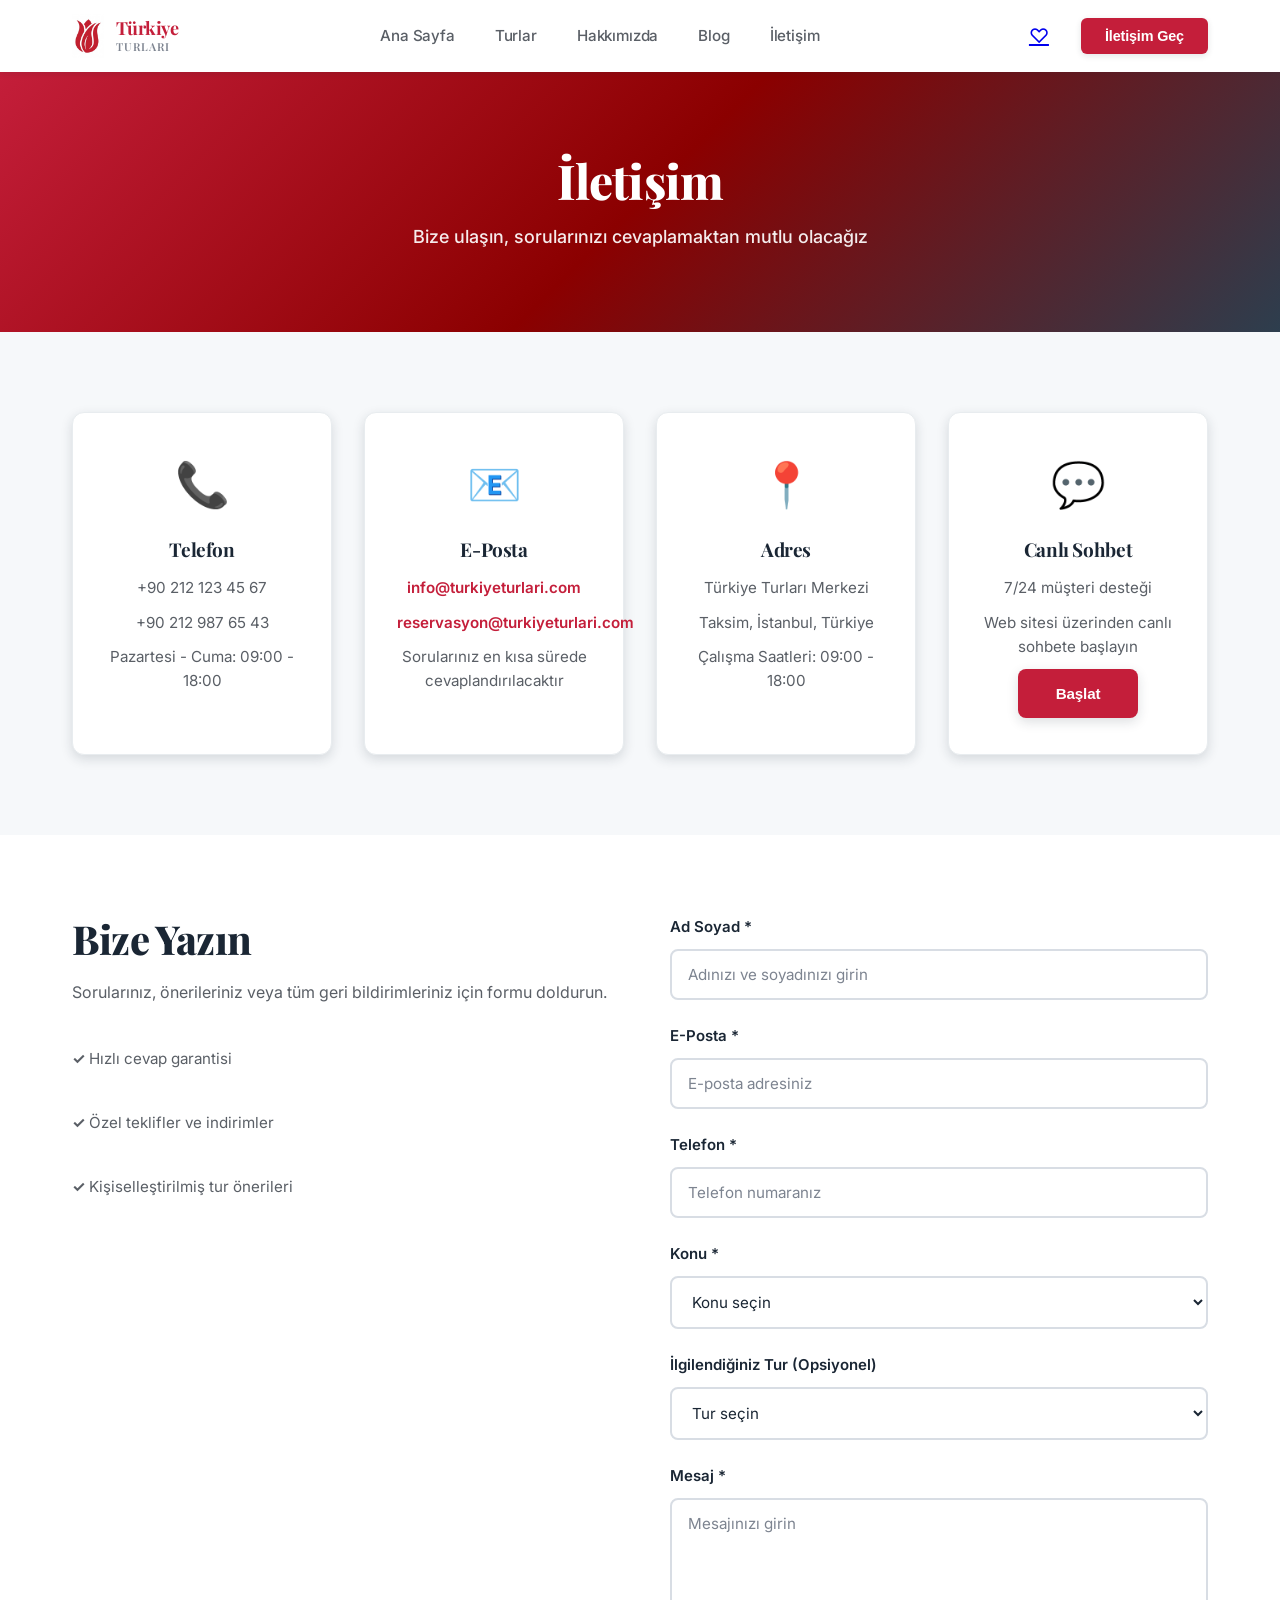
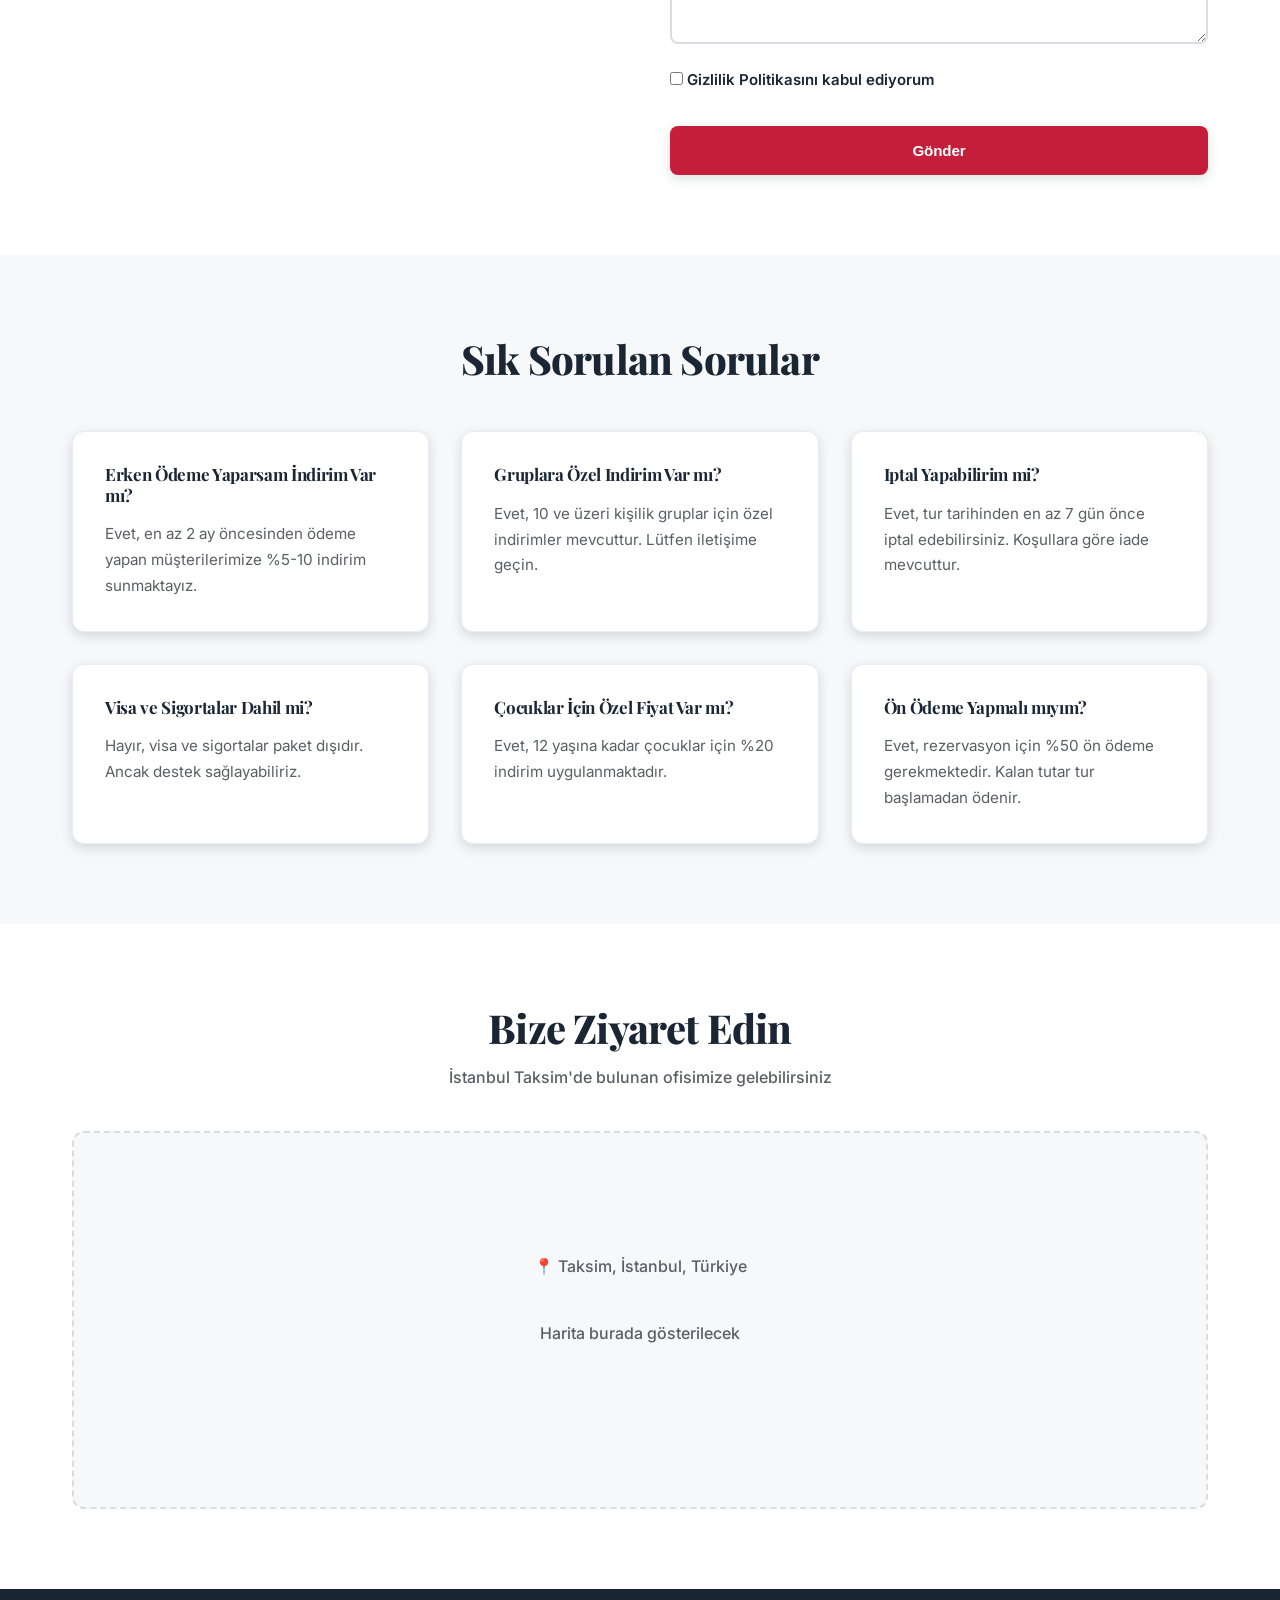
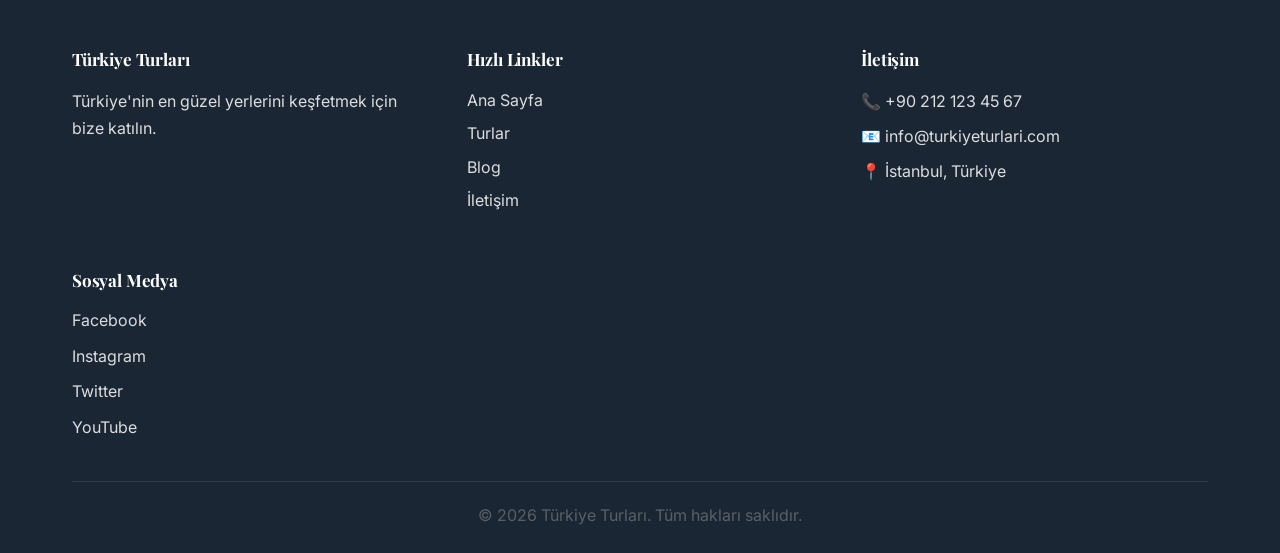
<file: iletisim.html>
<!DOCTYPE html>
<html lang="tr">
<head>
    <meta charset="UTF-8">
    <meta name="viewport" content="width=device-width, initial-scale=1.0">
    <title>İletişim - Türkiye Turları</title>
    <link rel="stylesheet" href="css/style.css">
</head>
<body data-page="contact">
    <!-- Navigation -->
    <nav class="navbar">
        <div class="container">
            <div class="navbar-brand">
                <img class="logo-icon" src="images/logo-icon.jpeg" alt="Diltur logo">
                <span class="logo-text">Türkiye<br><small>TURLARI</small></span>
            </div>
            <div class="navbar-menu" id="navbarMenu">
                <a href="index.html" class="nav-link">Ana Sayfa</a>
                <a href="turlar.html" class="nav-link">Turlar</a>
                <a href="hakkimizda.html" class="nav-link">Hakkımızda</a>
                <a href="blog.html" class="nav-link">Blog</a>
                <a href="iletisim.html" class="nav-link active">İletişim</a>
            </div>
            <div class="navbar-right">
                <a href="#" class="favorite-btn">♡</a>
                <button class="contact-btn">İletişim Geç</button>
            </div>
            <div class="hamburger" id="hamburger">
                <span></span>
                <span></span>
                <span></span>
            </div>
        </div>
    </nav>

    <!-- Page Header -->
    <section class="page-header">
        <div class="container">
            <h1>İletişim</h1>
            <p>Bize ulaşın, sorularınızı cevaplamaktan mutlu olacağız</p>
        </div>
    </section>

    <!-- Contact Info -->
    <section class="contact-info">
        <div class="container">
            <div class="contact-grid">
                <div class="contact-box">
                    <div class="contact-icon">📞</div>
                    <h3>Telefon</h3>
                    <p>+90 212 123 45 67</p>
                    <p>+90 212 987 65 43</p>
                    <p>Pazartesi - Cuma: 09:00 - 18:00</p>
                </div>
                <div class="contact-box">
                    <div class="contact-icon">📧</div>
                    <h3>E-Posta</h3>
                    <p><a href="mailto:info@turkiyeturlari.com">info@turkiyeturlari.com</a></p>
                    <p><a href="mailto:reservasyon@turkiyeturlari.com">reservasyon@turkiyeturlari.com</a></p>
                    <p>Sorularınız en kısa sürede cevaplandırılacaktır</p>
                </div>
                <div class="contact-box">
                    <div class="contact-icon">📍</div>
                    <h3>Adres</h3>
                    <p>Türkiye Turları Merkezi</p>
                    <p>Taksim, İstanbul, Türkiye</p>
                    <p>Çalışma Saatleri: 09:00 - 18:00</p>
                </div>
                <div class="contact-box">
                    <div class="contact-icon">💬</div>
                    <h3>Canlı Sohbet</h3>
                    <p>7/24 müşteri desteği</p>
                    <p>Web sitesi üzerinden canlı sohbete başlayın</p>
                    <button class="btn btn-primary" onclick="alert('Canlı sohbet başlatıldı!')">Başlat</button>
                </div>
            </div>
        </div>
    </section>

    <!-- Contact Form Section -->
    <section class="contact-form-section">
        <div class="container">
            <div class="form-container">
                <div class="form-text">
                    <h2>Bize Yazın</h2>
                    <p>Sorularınız, önerileriniz veya tüm geri bildirimleriniz için formu doldurun.</p>
                    <div class="form-benefits">
                        <p><strong>✓</strong> Hızlı cevap garantisi</p>
                        <p><strong>✓</strong> Özel teklifler ve indirimler</p>
                        <p><strong>✓</strong> Kişiselleştirilmiş tur önerileri</p>
                    </div>
                </div>
                <form class="contact-form" id="contactForm">
                    <div class="form-group">
                        <label>Ad Soyad *</label>
                        <input type="text" id="contactName" placeholder="Adınızı ve soyadınızı girin" required>
                    </div>
                    <div class="form-group">
                        <label>E-Posta *</label>
                        <input type="email" id="contactEmail" placeholder="E-posta adresiniz" required>
                    </div>
                    <div class="form-group">
                        <label>Telefon *</label>
                        <input type="tel" id="contactPhone" placeholder="Telefon numaranız" required>
                    </div>
                    <div class="form-group">
                        <label>Konu *</label>
                        <select id="contactSubject" required>
                            <option>Konu seçin</option>
                            <option>Tur Hakkında Bilgi</option>
                            <option>Rezervasyon</option>
                            <option>Teknik Sorun</option>
                            <option>Geri Bildirim</option>
                            <option>Diğer</option>
                        </select>
                    </div>
                    <div class="form-group">
                        <label>İlgilendiğiniz Tur (Opsiyonel)</label>
                        <select id="contactTourInterest">
                            <option>Tur seçin</option>
                            <option>Kapadokya Turu</option>
                            <option>Trabzon Turu</option>
                            <option>İstanbul Turu</option>
                            <option>Bursa Turu</option>
                            <option>Antalya Turu</option>
                            <option>Bodrum Turu</option>
                        </select>
                    </div>
                    <div class="form-group full-width">
                        <label>Mesaj *</label>
                        <textarea id="contactMessage" placeholder="Mesajınızı girin" rows="6" required></textarea>
                    </div>
                    <div class="form-group">
                        <label>
                            <input type="checkbox" required>
                            Gizlilik Politikasını kabul ediyorum
                        </label>
                    </div>
                    <button type="submit" class="btn btn-primary">Gönder</button>
                </form>
            </div>
        </div>
    </section>

    <!-- FAQ Section -->
    <section class="faq-section">
        <div class="container">
            <h2>Sık Sorulan Sorular</h2>
            <div class="faq-grid">
                <div class="faq-item">
                    <h3>Erken Ödeme Yaparsam İndirim Var mı?</h3>
                    <p>Evet, en az 2 ay öncesinden ödeme yapan müşterilerimize %5-10 indirim sunmaktayız.</p>
                </div>
                <div class="faq-item">
                    <h3>Gruplara Özel Indirim Var mı?</h3>
                    <p>Evet, 10 ve üzeri kişilik gruplar için özel indirimler mevcuttur. Lütfen iletişime geçin.</p>
                </div>
                <div class="faq-item">
                    <h3>Iptal Yapabilirim mi?</h3>
                    <p>Evet, tur tarihinden en az 7 gün önce iptal edebilirsiniz. Koşullara göre iade mevcuttur.</p>
                </div>
                <div class="faq-item">
                    <h3>Visa ve Sigortalar Dahil mi?</h3>
                    <p>Hayır, visa ve sigortalar paket dışıdır. Ancak destek sağlayabiliriz.</p>
                </div>
                <div class="faq-item">
                    <h3>Çocuklar İçin Özel Fiyat Var mı?</h3>
                    <p>Evet, 12 yaşına kadar çocuklar için %20 indirim uygulanmaktadır.</p>
                </div>
                <div class="faq-item">
                    <h3>Ön Ödeme Yapmalı mıyım?</h3>
                    <p>Evet, rezervasyon için %50 ön ödeme gerekmektedir. Kalan tutar tur başlamadan ödenir.</p>
                </div>
            </div>
        </div>
    </section>

    <!-- Map Section -->
    <section class="map-section">
        <div class="container">
            <h2>Bize Ziyaret Edin</h2>
            <p>İstanbul Taksim'de bulunan ofisimize gelebilirsiniz</p>
            <div class="map-placeholder">
                <p>📍 Taksim, İstanbul, Türkiye</p>
                <p>Harita burada gösterilecek</p>
            </div>
        </div>
    </section>

    <!-- Footer -->
    <footer class="footer">
        <div class="container">
            <div class="footer-content">
                <div class="footer-section">
                    <h4>Türkiye Turları</h4>
                    <p>Türkiye'nin en güzel yerlerini keşfetmek için bize katılın.</p>
                </div>
                <div class="footer-section">
                    <h4>Hızlı Linkler</h4>
                    <ul>
                        <li><a href="index.html">Ana Sayfa</a></li>
                        <li><a href="turlar.html">Turlar</a></li>
                        <li><a href="blog.html">Blog</a></li>
                        <li><a href="iletisim.html">İletişim</a></li>
                    </ul>
                </div>
                <div class="footer-section">
                    <h4>İletişim</h4>
                    <p>📞 +90 212 123 45 67</p>
                    <p>📧 info@turkiyeturlari.com</p>
                    <p>📍 İstanbul, Türkiye</p>
                </div>
                <div class="footer-section">
                    <h4>Sosyal Medya</h4>
                    <div class="social-links">
                        <a href="#">Facebook</a>
                        <a href="#">Instagram</a>
                        <a href="#">Twitter</a>
                        <a href="#">YouTube</a>
                    </div>
                </div>
            </div>
            <div class="footer-bottom">
                <p>&copy; 2024 Türkiye Turları. Tüm hakları saklıdır.</p>
            </div>
        </div>
    </footer>

    <script src="js/script.js"></script>
    <script type="module" src="js/app.js"></script>
</body>
</html>
</file>
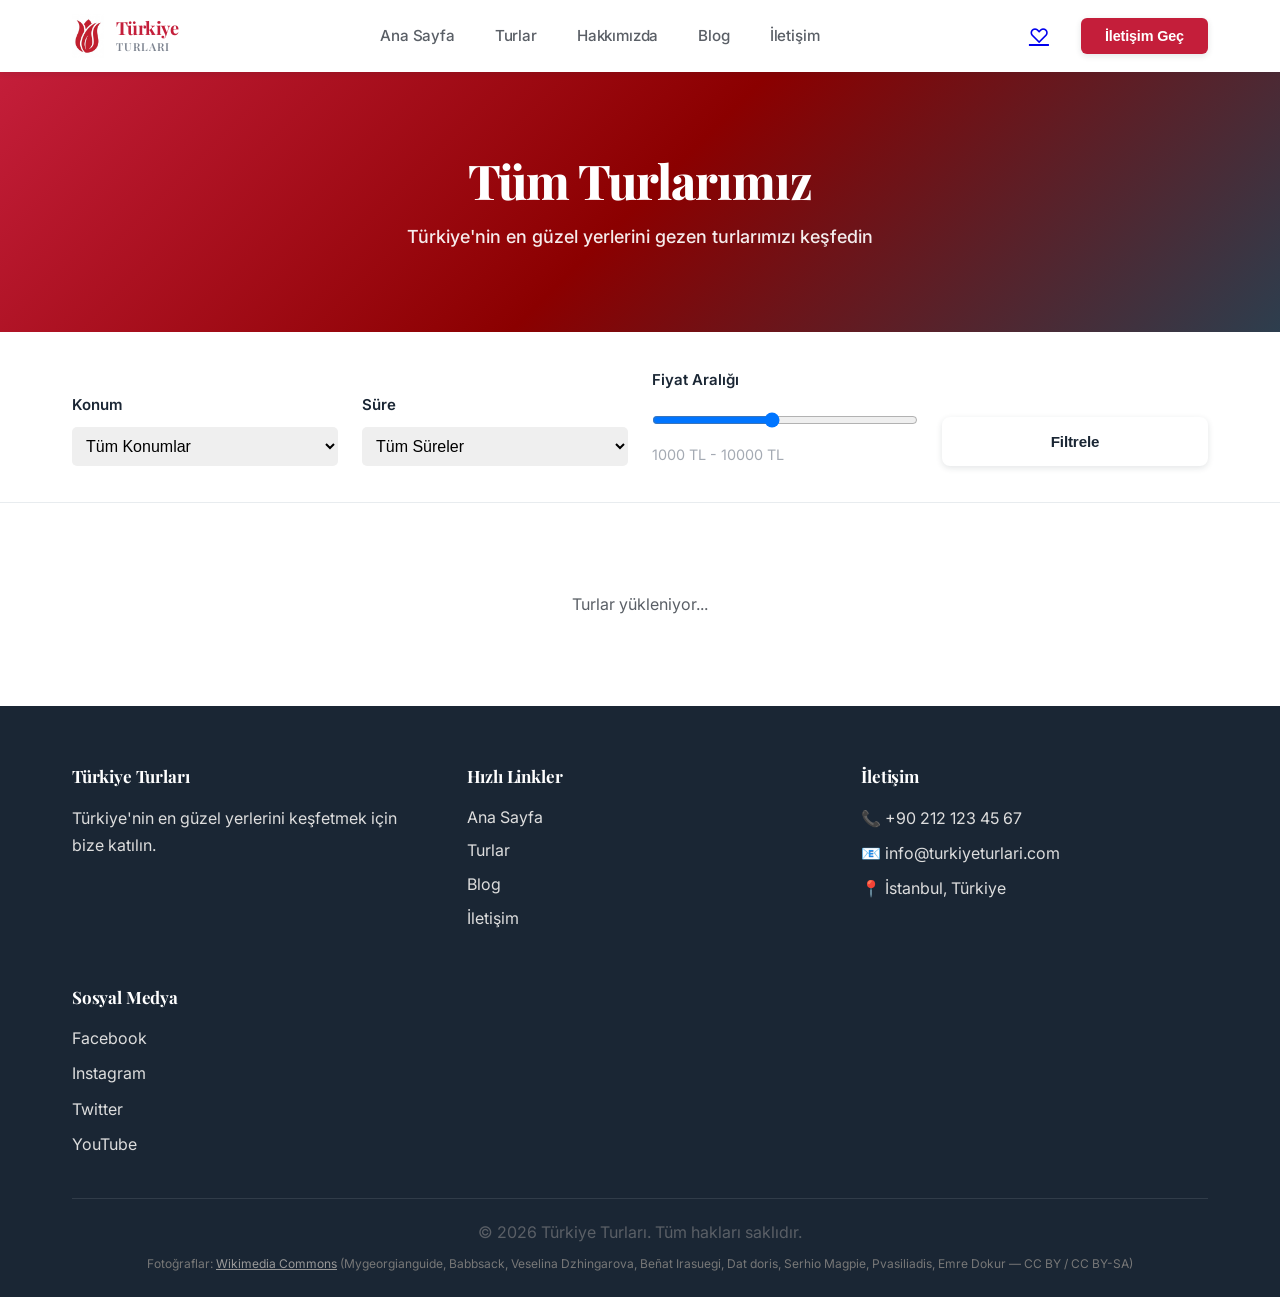
<file: turlar.html>
<!DOCTYPE html>
<html lang="tr">
<head>
    <meta charset="UTF-8">
    <meta name="viewport" content="width=device-width, initial-scale=1.0">
    <title>Turlar - Türkiye Turları</title>
    <link rel="stylesheet" href="css/style.css">
</head>
<body data-page="tours">
    <!-- Navigation -->
    <nav class="navbar">
        <div class="container">
            <div class="navbar-brand">
                <img class="logo-icon" src="images/logo-icon.jpeg" alt="Diltur logo">
                <span class="logo-text">Türkiye<br><small>TURLARI</small></span>
            </div>
            <div class="navbar-menu" id="navbarMenu">
                <a href="index.html" class="nav-link">Ana Sayfa</a>
                <a href="turlar.html" class="nav-link active">Turlar</a>
                <a href="hakkimizda.html" class="nav-link">Hakkımızda</a>
                <a href="blog.html" class="nav-link">Blog</a>
                <a href="iletisim.html" class="nav-link">İletişim</a>
            </div>
            <div class="navbar-right">
                <a href="#" class="favorite-btn">♡</a>
                <button class="contact-btn">İletişim Geç</button>
            </div>
            <div class="hamburger" id="hamburger">
                <span></span>
                <span></span>
                <span></span>
            </div>
        </div>
    </nav>

    <!-- Page Header -->
    <section class="page-header">
        <div class="container">
            <h1>Tüm Turlarımız</h1>
            <p>Türkiye'nin en güzel yerlerini gezen turlarımızı keşfedin</p>
        </div>
    </section>

    <!-- Filters Section -->
    <section class="filters-section">
        <div class="container">
            <div class="filters">
                <div class="filter-group">
                    <label>Konum</label>
                    <select>
                        <option>Tüm Konumlar</option>
                        <option>Kapadokya</option>
                        <option>Trabzon</option>
                        <option>İstanbul</option>
                        <option>Bursa</option>
                        <option>Antalya</option>
                        <option>Bodrum</option>
                        <option>Pamukkale</option>
                        <option>Efes</option>
                    </select>
                </div>
                <div class="filter-group">
                    <label>Süre</label>
                    <select>
                        <option>Tüm Süreler</option>
                        <option>1-2 Gece</option>
                        <option>3-4 Gece</option>
                        <option>5+ Gece</option>
                    </select>
                </div>
                <div class="filter-group">
                    <label>Fiyat Aralığı</label>
                    <input type="range" min="1000" max="10000" value="5000">
                    <span id="priceDisplay">1000 TL - 10000 TL</span>
                </div>
                <button class="btn btn-secondary">Filtrele</button>
            </div>
        </div>
    </section>

    <!-- Tours Grid -->
    <section class="tours-list">
        <div class="container">
            <div class="tours-grid tours-grid-full" id="toursGrid">
                <p class="db-status">Turlar yükleniyor...</p>
            </div>
        </div>
    </section>

    <!-- Footer -->
    <footer class="footer">
        <div class="container">
            <div class="footer-content">
                <div class="footer-section">
                    <h4>Türkiye Turları</h4>
                    <p>Türkiye'nin en güzel yerlerini keşfetmek için bize katılın.</p>
                </div>
                <div class="footer-section">
                    <h4>Hızlı Linkler</h4>
                    <ul>
                        <li><a href="index.html">Ana Sayfa</a></li>
                        <li><a href="turlar.html">Turlar</a></li>
                        <li><a href="blog.html">Blog</a></li>
                        <li><a href="iletisim.html">İletişim</a></li>
                    </ul>
                </div>
                <div class="footer-section">
                    <h4>İletişim</h4>
                    <p>📞 +90 212 123 45 67</p>
                    <p>📧 info@turkiyeturlari.com</p>
                    <p>📍 İstanbul, Türkiye</p>
                </div>
                <div class="footer-section">
                    <h4>Sosyal Medya</h4>
                    <div class="social-links">
                        <a href="#">Facebook</a>
                        <a href="#">Instagram</a>
                        <a href="#">Twitter</a>
                        <a href="#">YouTube</a>
                    </div>
                </div>
            </div>
            <div class="footer-bottom">
                <p>&copy; 2024 Türkiye Turları. Tüm hakları saklıdır.</p>
                <p class="photo-credits">Fotoğraflar: <a href="https://commons.wikimedia.org/wiki/Category:T%C3%BCrkiye" target="_blank" rel="noopener">Wikimedia Commons</a> (Mygeorgianguide, Babbsack, Veselina Dzhingarova, Beñat Irasuegi, Dat doris, Serhio Magpie, Pvasiliadis, Emre Dokur — CC BY / CC BY-SA)</p>
            </div>
        </div>
    </footer>

    <script src="js/script.js"></script>
    <script type="module" src="js/app.js"></script>
</body>
</html>
</file>
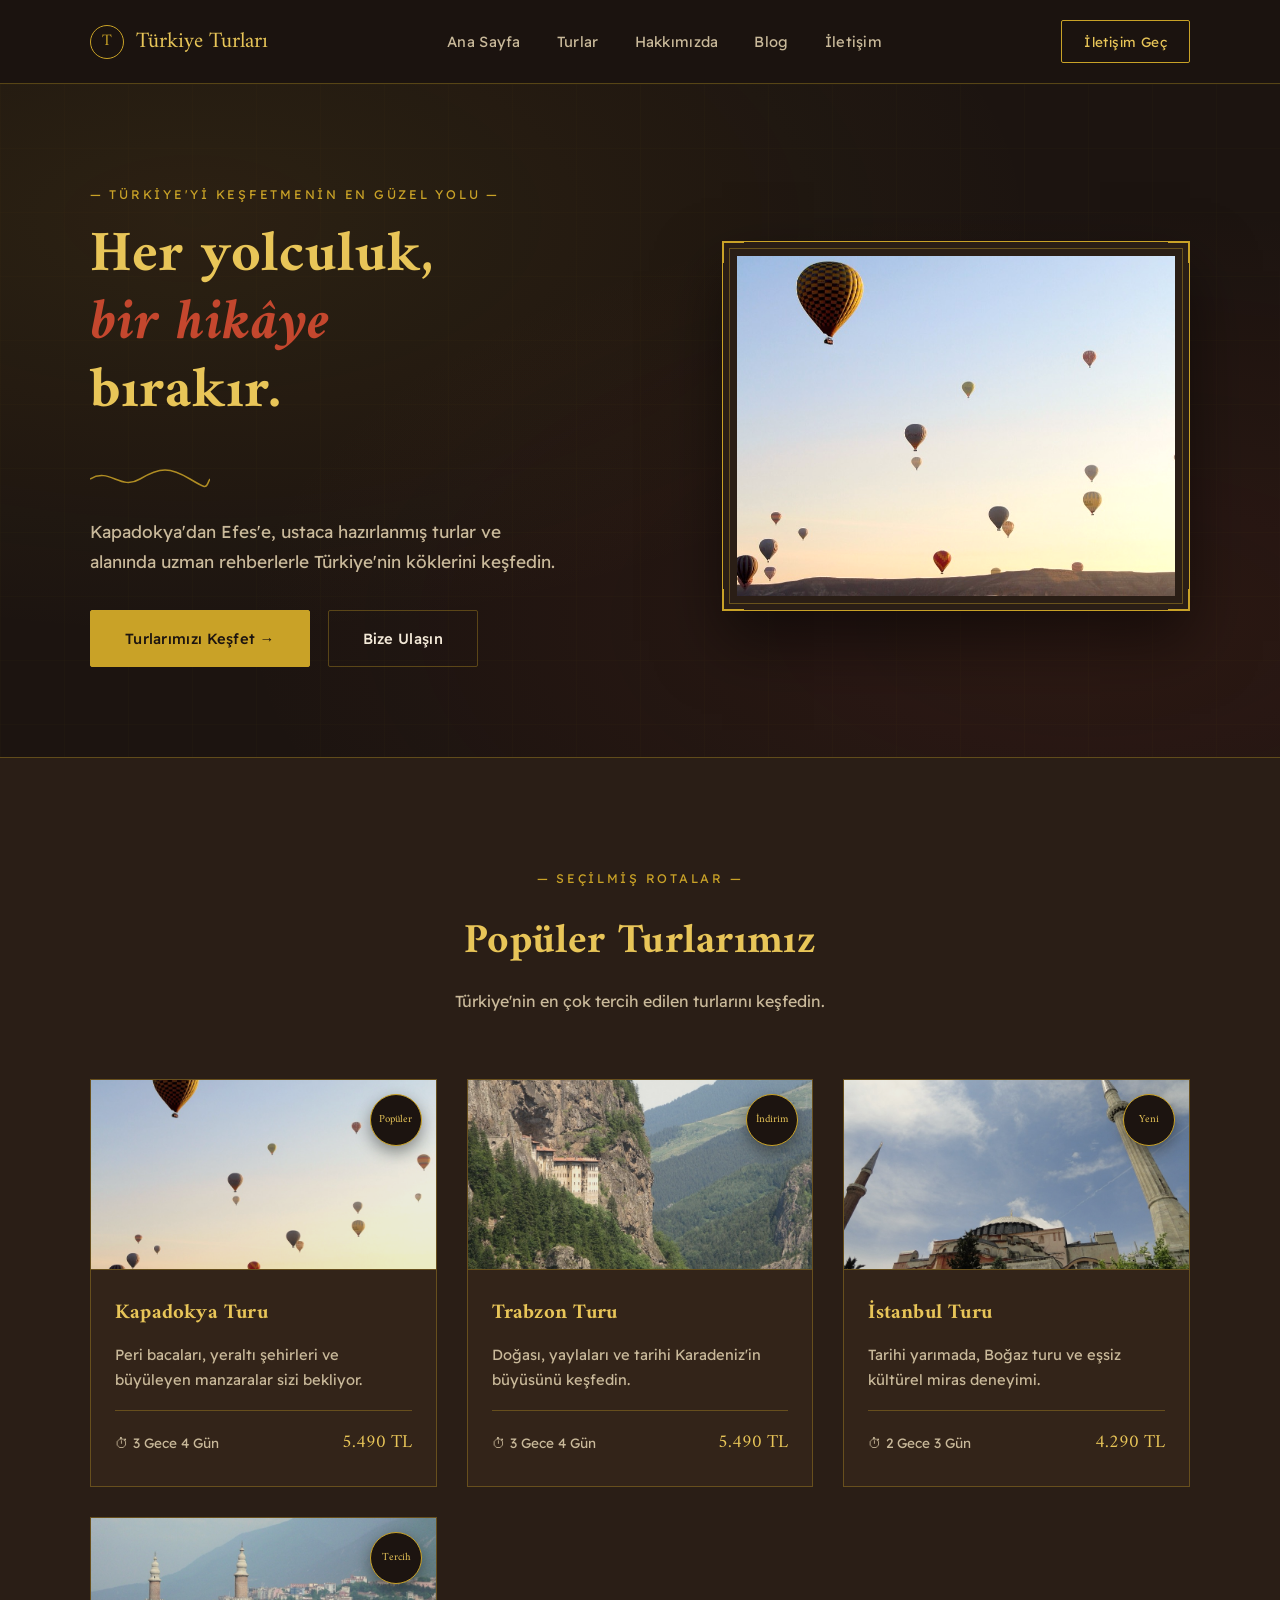
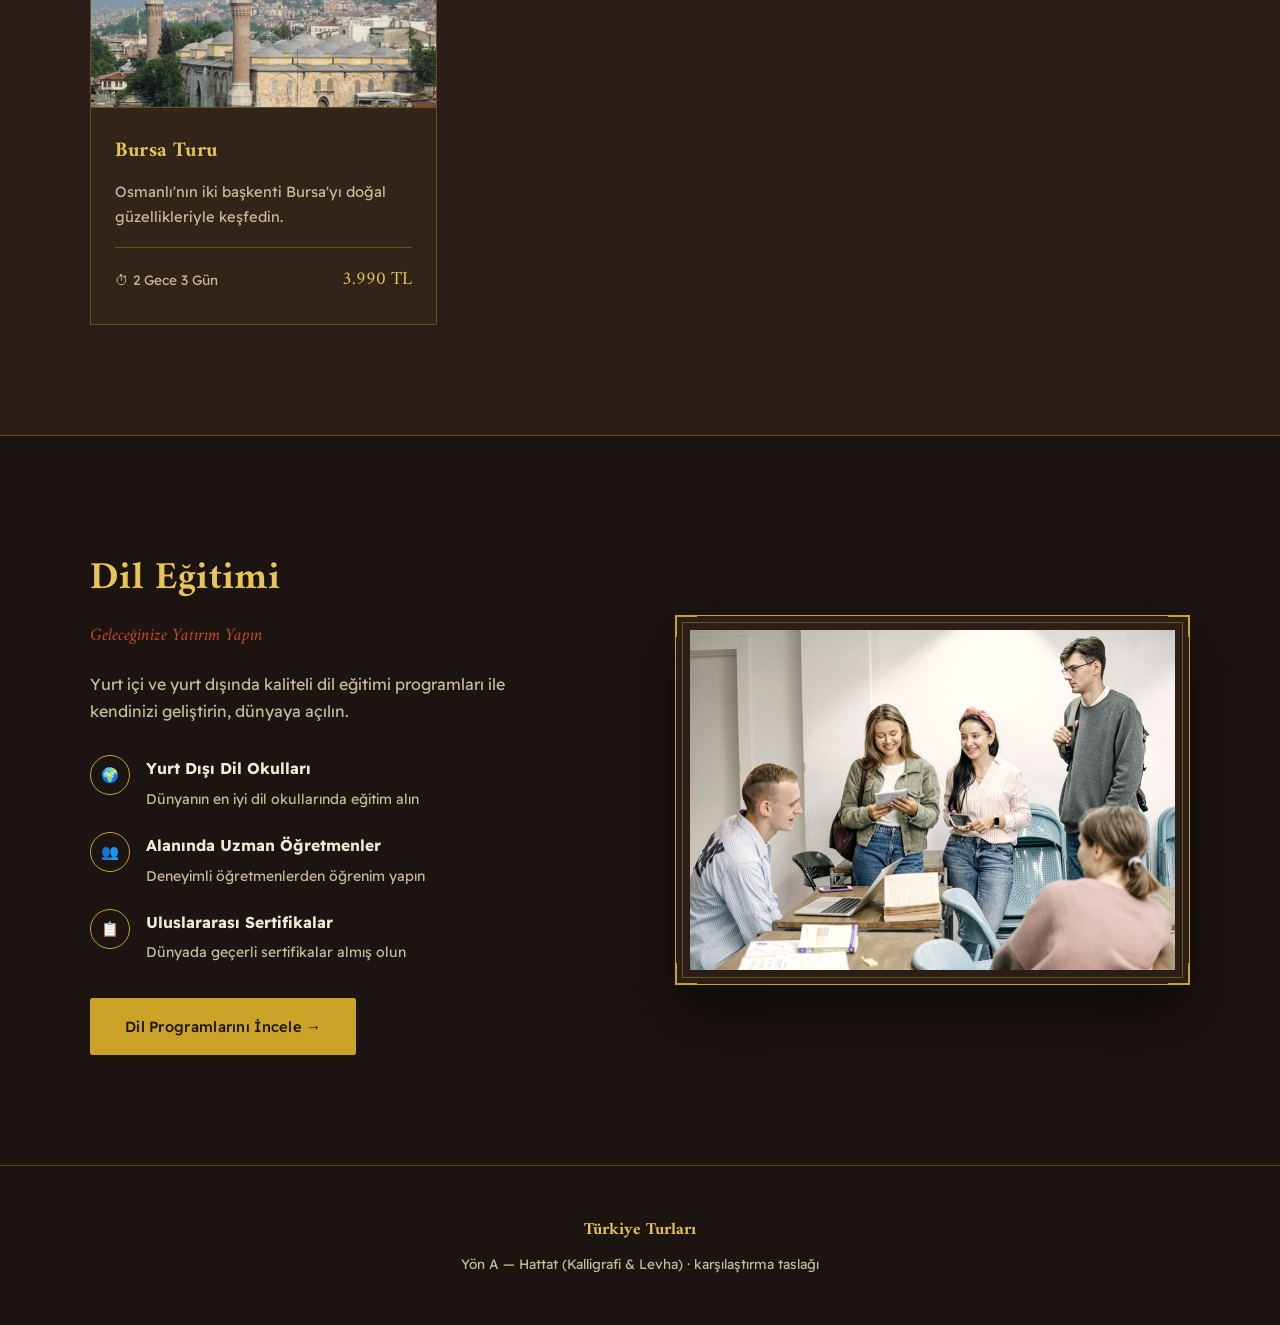
<file: variants/a-hattat.html>
<!DOCTYPE html>
<html lang="tr">
<head>
<meta charset="UTF-8">
<meta name="viewport" content="width=device-width, initial-scale=1.0">
<title>Türkiye Turları — Yön A: Hattat</title>
<link rel="preconnect" href="https://fonts.googleapis.com">
<link rel="preconnect" href="https://fonts.gstatic.com" crossorigin>
<link href="https://fonts.googleapis.com/css2?family=Amiri:ital,wght@0,400;0,700;1,400&family=Readex+Pro:wght@300;400;500;600;700&display=swap" rel="stylesheet">
<style>
  :root{
    --ink:#1C1410;
    --ink-2:#2A1E16;
    --ink-3:#332419;
    --gold:#C9A227;
    --gold-bright:#E8C558;
    --madder:#A63A2E;
    --madder-bright:#C4472E;
    --cream:#F3E9D8;
    --cream-dim:#C9B99A;
    --line:rgba(201,162,39,0.35);
  }
  *{margin:0;padding:0;box-sizing:border-box;}
  body{
    background:var(--ink);
    color:var(--cream);
    font-family:'Readex Pro',sans-serif;
    font-weight:400;
    line-height:1.7;
    -webkit-font-smoothing:antialiased;
  }
  .container{max-width:1180px;margin:0 auto;padding:0 40px;}
  h1,h2,h3{font-family:'Amiri',serif;font-weight:700;letter-spacing:0.01em;color:var(--gold-bright);}
  a{color:inherit;}

  /* flourish divider */
  .flourish{width:120px;height:20px;margin:20px 0;opacity:0.85;}
  .flourish path{stroke:var(--gold);stroke-width:1.5;fill:none;}

  /* nav */
  header{
    position:sticky;top:0;z-index:50;
    background:rgba(28,20,16,0.92);
    backdrop-filter:blur(6px);
    border-bottom:1px solid var(--line);
  }
  nav{display:flex;align-items:center;justify-content:space-between;padding:20px 0;}
  .brand{display:flex;align-items:center;gap:12px;font-family:'Amiri',serif;font-size:22px;color:var(--gold-bright);}
  .brand .mark{width:34px;height:34px;border:1.5px solid var(--gold);border-radius:50%;display:flex;align-items:center;justify-content:center;font-size:16px;color:var(--gold);}
  .nav-links{display:flex;gap:36px;list-style:none;font-size:0.92rem;letter-spacing:0.02em;}
  .nav-links a{text-decoration:none;color:var(--cream-dim);transition:color .3s;position:relative;}
  .nav-links a:hover{color:var(--gold-bright);}
  .cta-mini{
    border:1px solid var(--gold);
    color:var(--gold-bright);
    padding:9px 22px;
    border-radius:2px;
    font-size:0.85rem;
    text-decoration:none;
    letter-spacing:0.03em;
    transition:all .3s;
  }
  .cta-mini:hover{background:var(--gold);color:var(--ink);}

  /* hero */
  .hero{
    position:relative;
    padding:100px 0 90px;
    background:
      radial-gradient(ellipse at 15% 20%, rgba(201,162,39,0.09) 0%, transparent 55%),
      radial-gradient(ellipse at 85% 80%, rgba(166,58,46,0.12) 0%, transparent 55%),
      var(--ink);
    overflow:hidden;
  }
  .hero::before{
    content:'';
    position:absolute;inset:0;
    background-image:
      linear-gradient(var(--line) 1px, transparent 1px),
      linear-gradient(90deg, var(--line) 1px, transparent 1px);
    background-size:64px 64px;
    opacity:0.06;
    pointer-events:none;
  }
  .hero-grid{display:grid;grid-template-columns:1.1fr 0.9fr;gap:60px;align-items:center;position:relative;z-index:1;}
  .eyebrow{font-size:0.78rem;letter-spacing:0.22em;text-transform:uppercase;color:var(--gold);margin-bottom:18px;}
  .hero h1{font-size:clamp(2.4rem,4.6vw,3.6rem);line-height:1.18;margin-bottom:22px;}
  .hero h1 em{font-style:italic;color:var(--madder-bright);}
  .hero p{font-size:1.08rem;color:var(--cream-dim);max-width:480px;margin-bottom:34px;}
  .hero-buttons{display:flex;gap:18px;flex-wrap:wrap;}
  .btn{
    padding:15px 34px;border-radius:2px;font-size:0.92rem;letter-spacing:0.02em;
    text-decoration:none;display:inline-flex;align-items:center;gap:10px;
    transition:all .35s cubic-bezier(.25,.46,.45,.94);font-weight:500;
  }
  .btn-gold{background:var(--gold);color:var(--ink);border:1px solid var(--gold);}
  .btn-gold:hover{background:var(--gold-bright);transform:translateY(-2px);box-shadow:0 12px 24px rgba(201,162,39,0.25);}
  .btn-line{border:1px solid var(--line);color:var(--cream);}
  .btn-line:hover{border-color:var(--gold);color:var(--gold-bright);}

  .plaque-frame{
    position:relative;
    border:1px solid var(--gold);
    padding:14px;
    background:var(--ink-2);
    box-shadow:0 30px 60px rgba(0,0,0,0.5);
  }
  .plaque-frame::before{
    content:'';position:absolute;inset:6px;border:1px solid rgba(201,162,39,0.4);pointer-events:none;
  }
  .plaque-frame img{display:block;width:100%;height:340px;object-fit:cover;filter:sepia(0.15) saturate(1.05);}
  .corner{position:absolute;width:22px;height:22px;border:2px solid var(--gold);}
  .corner.tl{top:-1px;left:-1px;border-right:none;border-bottom:none;}
  .corner.tr{top:-1px;right:-1px;border-left:none;border-bottom:none;}
  .corner.bl{bottom:-1px;left:-1px;border-right:none;border-top:none;}
  .corner.br{bottom:-1px;right:-1px;border-left:none;border-top:none;}

  /* tours */
  .tours{padding:110px 0;background:var(--ink-2);border-top:1px solid var(--line);border-bottom:1px solid var(--line);}
  .section-head{text-align:center;margin-bottom:64px;}
  .section-head .eyebrow{justify-content:center;}
  .section-head h2{font-size:clamp(1.9rem,3.4vw,2.6rem);margin-bottom:10px;}
  .section-head p{color:var(--cream-dim);font-size:1rem;}
  .tour-grid{display:grid;grid-template-columns:repeat(auto-fit,minmax(260px,1fr));gap:30px;}
  .plaque{
    background:var(--ink-3);
    border:1px solid var(--line);
    position:relative;
    transition:transform .4s cubic-bezier(.25,.46,.45,.94), border-color .4s;
  }
  .plaque:hover{transform:translateY(-6px);border-color:var(--gold);}
  .plaque-img{position:relative;height:190px;overflow:hidden;border-bottom:1px solid var(--line);}
  .plaque-img img{width:100%;height:100%;object-fit:cover;filter:sepia(0.2) saturate(1.05) brightness(0.92);transition:transform .6s;}
  .plaque:hover .plaque-img img{transform:scale(1.06);}
  .seal{
    position:absolute;top:14px;right:14px;width:52px;height:52px;border-radius:50%;
    background:var(--ink);border:1.5px solid var(--gold);
    display:flex;align-items:center;justify-content:center;
    font-family:'Amiri',serif;font-size:0.68rem;color:var(--gold-bright);text-align:center;line-height:1.1;
    box-shadow:0 6px 16px rgba(0,0,0,0.4);
  }
  .plaque-body{padding:26px 24px 28px;}
  .plaque-body h3{font-size:1.3rem;margin-bottom:10px;}
  .plaque-body p{color:var(--cream-dim);font-size:0.92rem;margin-bottom:18px;}
  .plaque-meta{display:flex;justify-content:space-between;align-items:center;padding-top:16px;border-top:1px solid var(--line);}
  .plaque-meta .dur{font-size:0.85rem;color:var(--cream-dim);}
  .plaque-meta .price{font-family:'Amiri',serif;color:var(--gold-bright);font-size:1.15rem;}

  /* language */
  .lang{padding:110px 0;}
  .lang-grid{display:grid;grid-template-columns:1fr 1fr;gap:70px;align-items:center;}
  .lang h2{font-size:clamp(1.8rem,3.2vw,2.4rem);margin-bottom:10px;}
  .lang .sub{color:var(--madder-bright);font-style:italic;font-family:'Amiri',serif;font-size:1.1rem;margin-bottom:20px;}
  .lang p.desc{color:var(--cream-dim);margin-bottom:30px;max-width:440px;}
  .feat-list{display:flex;flex-direction:column;gap:20px;margin-bottom:32px;}
  .feat{display:flex;gap:16px;align-items:flex-start;}
  .feat .ic{width:40px;height:40px;border:1px solid var(--gold);border-radius:50%;display:flex;align-items:center;justify-content:center;color:var(--gold);flex-shrink:0;font-size:0.9rem;}
  .feat strong{display:block;color:var(--cream);margin-bottom:3px;font-size:0.98rem;}
  .feat span{color:var(--cream-dim);font-size:0.88rem;}

  footer{padding:50px 0;text-align:center;border-top:1px solid var(--line);color:var(--cream-dim);font-size:0.85rem;}
  footer strong{color:var(--gold-bright);font-family:'Amiri',serif;font-weight:700;font-size:1.05rem;display:block;margin-bottom:8px;}

  @media (max-width:860px){
    .hero-grid,.lang-grid{grid-template-columns:1fr;}
    .nav-links{display:none;}
  }
</style>
</head>
<body>

<header>
  <div class="container">
    <nav>
      <div class="brand"><span class="mark">T</span> Türkiye Turları</div>
      <ul class="nav-links">
        <li><a href="#">Ana Sayfa</a></li>
        <li><a href="#">Turlar</a></li>
        <li><a href="#">Hakkımızda</a></li>
        <li><a href="#">Blog</a></li>
        <li><a href="#">İletişim</a></li>
      </ul>
      <a href="#" class="cta-mini">İletişim Geç</a>
    </nav>
  </div>
</header>

<section class="hero">
  <div class="container">
    <div class="hero-grid">
      <div>
        <div class="eyebrow">— Türkiye'yi Keşfetmenin En Güzel Yolu —</div>
        <h1>Her yolculuk,<br><em>bir hikâye</em><br>bırakır.</h1>
        <svg class="flourish" viewBox="0 0 120 20"><path d="M0 10 C 20 -2, 30 22, 50 10 S 80 -2, 100 10 S 115 18, 120 10"/></svg>
        <p>Kapadokya'dan Efes'e, ustaca hazırlanmış turlar ve alanında uzman rehberlerle Türkiye'nin köklerini keşfedin.</p>
        <div class="hero-buttons">
          <a href="#" class="btn btn-gold">Turlarımızı Keşfet →</a>
          <a href="#" class="btn btn-line">Bize Ulaşın</a>
        </div>
      </div>
      <div class="plaque-frame">
        <span class="corner tl"></span><span class="corner tr"></span><span class="corner bl"></span><span class="corner br"></span>
        <img src="../images/card-cappadocia.jpg" alt="Kapadokya sıcak hava balonları">
      </div>
    </div>
  </div>
</section>

<section class="tours">
  <div class="container">
    <div class="section-head">
      <div class="eyebrow" style="display:flex;">— Seçilmiş Rotalar —</div>
      <h2>Popüler Turlarımız</h2>
      <p>Türkiye'nin en çok tercih edilen turlarını keşfedin.</p>
    </div>
    <div class="tour-grid">
      <article class="plaque">
        <div class="plaque-img"><img src="../images/card-cappadocia.jpg" alt="Kapadokya"><span class="seal">Popüler</span></div>
        <div class="plaque-body">
          <h3>Kapadokya Turu</h3>
          <p>Peri bacaları, yeraltı şehirleri ve büyüleyen manzaralar sizi bekliyor.</p>
          <div class="plaque-meta"><span class="dur">⏱ 3 Gece 4 Gün</span><span class="price">5.490 TL</span></div>
        </div>
      </article>
      <article class="plaque">
        <div class="plaque-img"><img src="../images/card-trabzon.jpg" alt="Trabzon"><span class="seal">İndirim</span></div>
        <div class="plaque-body">
          <h3>Trabzon Turu</h3>
          <p>Doğası, yaylaları ve tarihi Karadeniz'in büyüsünü keşfedin.</p>
          <div class="plaque-meta"><span class="dur">⏱ 3 Gece 4 Gün</span><span class="price">5.490 TL</span></div>
        </div>
      </article>
      <article class="plaque">
        <div class="plaque-img"><img src="../images/card-istanbul.jpg" alt="İstanbul"><span class="seal">Yeni</span></div>
        <div class="plaque-body">
          <h3>İstanbul Turu</h3>
          <p>Tarihi yarımada, Boğaz turu ve eşsiz kültürel miras deneyimi.</p>
          <div class="plaque-meta"><span class="dur">⏱ 2 Gece 3 Gün</span><span class="price">4.290 TL</span></div>
        </div>
      </article>
      <article class="plaque">
        <div class="plaque-img"><img src="../images/card-bursa.jpg" alt="Bursa"><span class="seal">Tercih</span></div>
        <div class="plaque-body">
          <h3>Bursa Turu</h3>
          <p>Osmanlı'nın iki başkenti Bursa'yı doğal güzellikleriyle keşfedin.</p>
          <div class="plaque-meta"><span class="dur">⏱ 2 Gece 3 Gün</span><span class="price">3.990 TL</span></div>
        </div>
      </article>
    </div>
  </div>
</section>

<section class="lang">
  <div class="container">
    <div class="lang-grid">
      <div>
        <h2>Dil Eğitimi</h2>
        <p class="sub">Geleceğinize Yatırım Yapın</p>
        <p class="desc">Yurt içi ve yurt dışında kaliteli dil eğitimi programları ile kendinizi geliştirin, dünyaya açılın.</p>
        <div class="feat-list">
          <div class="feat"><span class="ic">🌍</span><div><strong>Yurt Dışı Dil Okulları</strong><span>Dünyanın en iyi dil okullarında eğitim alın</span></div></div>
          <div class="feat"><span class="ic">👥</span><div><strong>Alanında Uzman Öğretmenler</strong><span>Deneyimli öğretmenlerden öğrenim yapın</span></div></div>
          <div class="feat"><span class="ic">📋</span><div><strong>Uluslararası Sertifikalar</strong><span>Dünyada geçerli sertifikalar almış olun</span></div></div>
        </div>
        <a href="#" class="btn btn-gold">Dil Programlarını İncele →</a>
      </div>
      <div class="plaque-frame">
        <span class="corner tl"></span><span class="corner tr"></span><span class="corner bl"></span><span class="corner br"></span>
        <img src="../images/lang-study.jpg" alt="Dil eğitimi">
      </div>
    </div>
  </div>
</section>

<footer>
  <div class="container">
    <strong>Türkiye Turları</strong>
    Yön A — Hattat (Kalligrafi &amp; Levha) · karşılaştırma taslağı
  </div>
</footer>

</body>
</html>
</file>
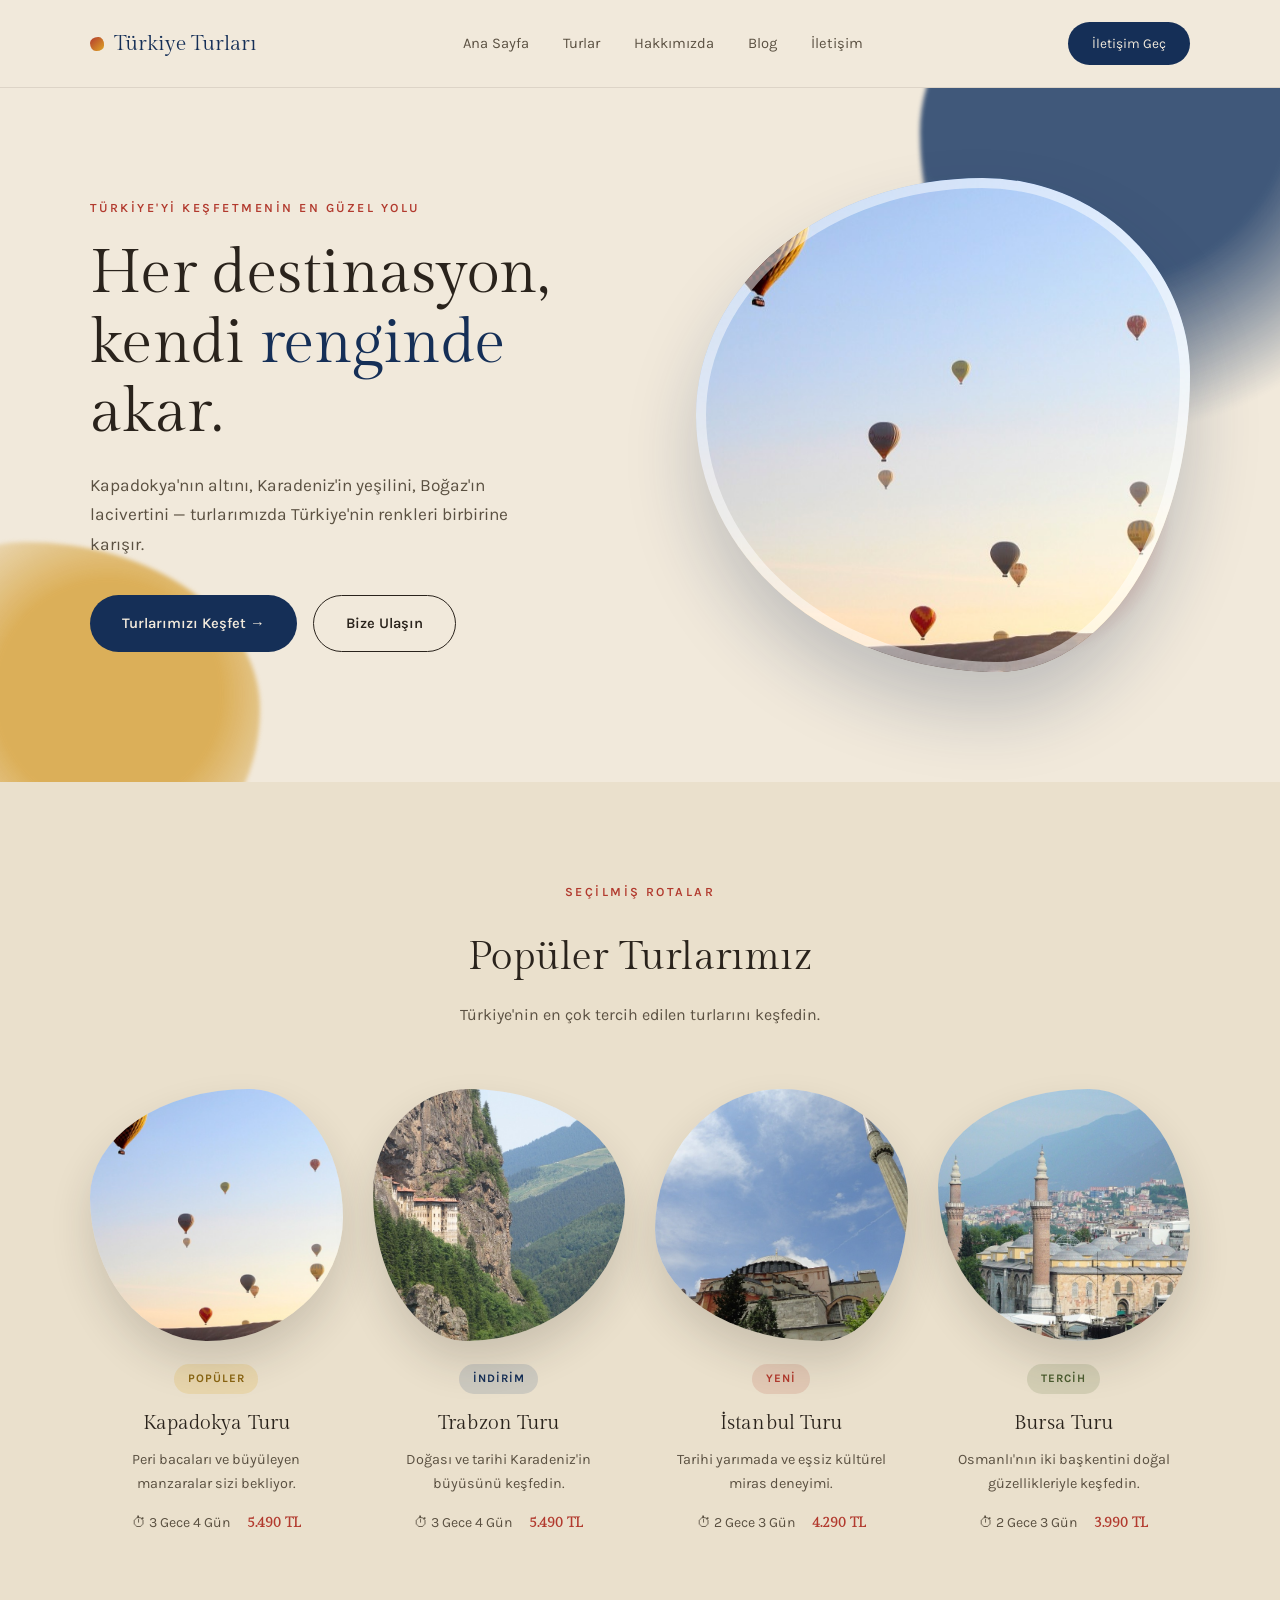
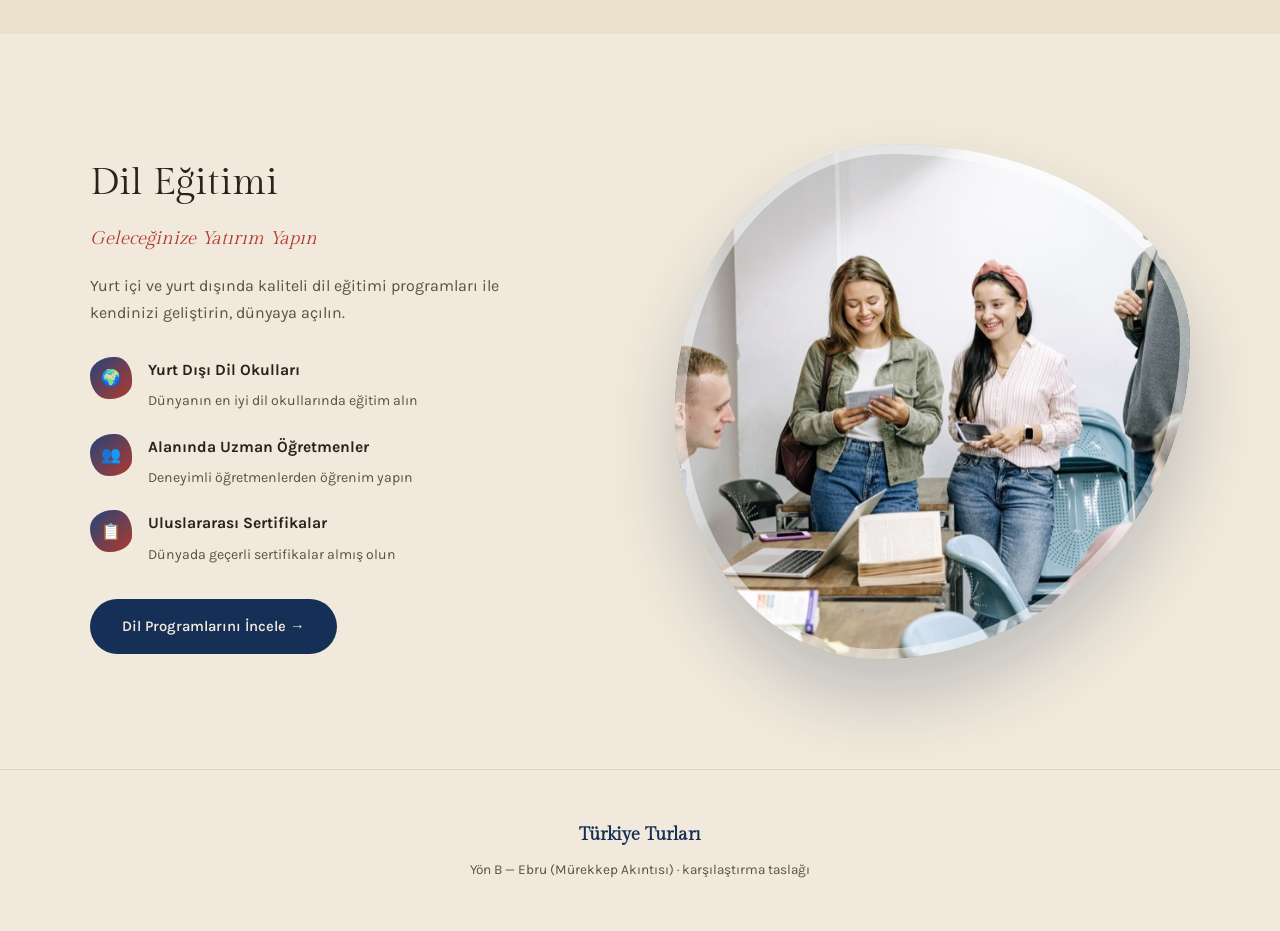
<file: variants/b-ebru.html>
<!DOCTYPE html>
<html lang="tr">
<head>
<meta charset="UTF-8">
<meta name="viewport" content="width=device-width, initial-scale=1.0">
<title>Türkiye Turları — Yön B: Ebru</title>
<link rel="preconnect" href="https://fonts.googleapis.com">
<link rel="preconnect" href="https://fonts.gstatic.com" crossorigin>
<link href="https://fonts.googleapis.com/css2?family=Gilda+Display&family=Karla:wght@300;400;500;600;700&display=swap" rel="stylesheet">
<style>
  :root{
    --water:#F1E9DB;
    --water-2:#EAE0CC;
    --indigo:#22447A;
    --indigo-deep:#152F57;
    --madder:#B23A2E;
    --madder-bright:#D14A38;
    --saffron:#DFA526;
    --ink:#2A231C;
    --ink-soft:#5B5142;
  }
  *{margin:0;padding:0;box-sizing:border-box;}
  body{
    background:var(--water);
    color:var(--ink);
    font-family:'Karla',sans-serif;
    line-height:1.7;
    -webkit-font-smoothing:antialiased;
    overflow-x:hidden;
  }
  .container{max-width:1180px;margin:0 auto;padding:0 40px;}
  h1,h2,h3{font-family:'Gilda Display',serif;font-weight:400;color:var(--ink);letter-spacing:0.005em;}
  a{color:inherit;}

  header{position:sticky;top:0;z-index:50;background:rgba(241,233,219,0.88);backdrop-filter:blur(8px);border-bottom:1px solid rgba(42,35,28,0.1);}
  nav{display:flex;align-items:center;justify-content:space-between;padding:22px 0;}
  .brand{display:flex;align-items:center;gap:10px;font-family:'Gilda Display',serif;font-size:21px;color:var(--indigo-deep);}
  .brand .mark{width:14px;height:14px;border-radius:60% 40% 55% 45%/45% 55% 40% 60%;background:linear-gradient(135deg,var(--madder),var(--saffron));display:inline-block;}
  .nav-links{display:flex;gap:34px;list-style:none;font-size:0.92rem;}
  .nav-links a{text-decoration:none;color:var(--ink-soft);transition:color .3s;}
  .nav-links a:hover{color:var(--madder);}
  .cta-mini{background:var(--indigo-deep);color:var(--water);padding:10px 24px;border-radius:99px;font-size:0.85rem;text-decoration:none;transition:all .3s;}
  .cta-mini:hover{background:var(--madder);transform:translateY(-1px);}

  /* hero */
  .hero{position:relative;padding:90px 0 110px;overflow:hidden;}
  .blob{position:absolute;filter:blur(2px);opacity:0.85;mix-blend-mode:multiply;}
  .b1{width:520px;height:520px;top:-180px;right:-160px;background:radial-gradient(circle at 35% 35%, var(--indigo) 0%, var(--indigo) 40%, transparent 72%);border-radius:63% 37% 54% 46%/43% 51% 49% 57%;}
  .b2{width:380px;height:380px;bottom:-140px;left:-120px;background:radial-gradient(circle at 60% 40%, var(--saffron) 0%, var(--saffron) 35%, transparent 70%);border-radius:38% 62% 63% 37%/41% 44% 56% 59%;opacity:0.7;}
  .b3{width:300px;height:300px;top:40%;right:8%;background:radial-gradient(circle at 50% 50%, var(--madder) 0%, var(--madder) 30%, transparent 68%);border-radius:50% 50% 34% 66%/56% 44% 56% 44%;opacity:0.55;}

  .hero-grid{display:grid;grid-template-columns:1.05fr 0.95fr;gap:60px;align-items:center;position:relative;z-index:1;}
  .eyebrow{font-size:0.78rem;letter-spacing:0.2em;text-transform:uppercase;color:var(--madder);margin-bottom:20px;font-weight:600;}
  .hero h1{font-size:clamp(2.5rem,4.8vw,3.8rem);line-height:1.14;margin-bottom:24px;}
  .hero h1 .accent{color:var(--indigo-deep);}
  .hero p{font-size:1.08rem;color:var(--ink-soft);max-width:460px;margin-bottom:36px;}
  .hero-buttons{display:flex;gap:16px;flex-wrap:wrap;}
  .btn{padding:15px 32px;border-radius:99px;font-size:0.92rem;text-decoration:none;display:inline-flex;align-items:center;gap:8px;transition:all .35s cubic-bezier(.25,.46,.45,.94);font-weight:600;}
  .btn-fill{background:var(--indigo-deep);color:var(--water);}
  .btn-fill:hover{background:var(--madder);transform:translateY(-2px);box-shadow:0 14px 28px rgba(178,58,46,0.28);}
  .btn-line{border:1.5px solid var(--ink);color:var(--ink);}
  .btn-line:hover{border-color:var(--madder);color:var(--madder);}

  .ink-frame{
    position:relative;
    width:100%;aspect-ratio:1/1;
    border-radius:58% 42% 39% 61%/48% 40% 60% 52%;
    overflow:hidden;
    box-shadow:0 40px 70px rgba(21,47,87,0.22);
  }
  .ink-frame img{width:100%;height:100%;object-fit:cover;}
  .ink-frame::after{content:'';position:absolute;inset:0;border-radius:inherit;box-shadow:inset 0 0 0 10px rgba(255,255,255,0.5);}

  /* tours */
  .tours{padding:100px 0;background:var(--water-2);position:relative;}
  .section-head{text-align:center;margin-bottom:60px;}
  .section-head .eyebrow{display:flex;justify-content:center;}
  .section-head h2{font-size:clamp(1.9rem,3.4vw,2.5rem);margin-bottom:10px;}
  .section-head p{color:var(--ink-soft);}
  .tour-grid{display:grid;grid-template-columns:repeat(auto-fit,minmax(250px,1fr));gap:36px 30px;}
  .drop{text-align:center;}
  .drop-img{
    width:100%;aspect-ratio:1/1;overflow:hidden;margin-bottom:22px;position:relative;
    box-shadow:0 22px 40px rgba(42,35,28,0.16);
  }
  .drop:nth-child(1) .drop-img{border-radius:63% 37% 54% 46%/43% 51% 49% 57%;}
  .drop:nth-child(2) .drop-img{border-radius:38% 62% 63% 37%/41% 44% 56% 59%;}
  .drop:nth-child(3) .drop-img{border-radius:50% 50% 34% 66%/56% 44% 56% 44%;}
  .drop:nth-child(4) .drop-img{border-radius:60% 40% 44% 56%/38% 58% 42% 62%;}
  .drop-img img{width:100%;height:100%;object-fit:cover;transition:transform .6s;}
  .drop:hover .drop-img img{transform:scale(1.08);}
  .drop-tag{display:inline-block;font-size:0.72rem;letter-spacing:0.08em;text-transform:uppercase;padding:5px 14px;border-radius:99px;margin-bottom:12px;font-weight:700;}
  .drop:nth-child(1) .drop-tag{background:rgba(223,165,38,0.18);color:#8a6512;}
  .drop:nth-child(2) .drop-tag{background:rgba(34,68,122,0.14);color:var(--indigo-deep);}
  .drop:nth-child(3) .drop-tag{background:rgba(178,58,46,0.14);color:var(--madder);}
  .drop:nth-child(4) .drop-tag{background:rgba(90,110,60,0.16);color:#4b5c30;}
  .drop h3{font-size:1.25rem;margin-bottom:8px;}
  .drop p{color:var(--ink-soft);font-size:0.9rem;margin-bottom:14px;padding:0 8px;}
  .drop .meta{display:flex;justify-content:center;gap:16px;font-size:0.88rem;color:var(--ink-soft);}
  .drop .price{color:var(--madder);font-weight:700;font-family:'Gilda Display',serif;}

  /* language */
  .lang{padding:110px 0;position:relative;overflow:hidden;}
  .lang-grid{display:grid;grid-template-columns:1fr 1fr;gap:70px;align-items:center;}
  .lang h2{font-size:clamp(1.8rem,3.2vw,2.4rem);margin-bottom:8px;}
  .lang .sub{color:var(--madder);font-style:italic;font-family:'Gilda Display',serif;font-size:1.15rem;margin-bottom:18px;}
  .lang p.desc{color:var(--ink-soft);margin-bottom:30px;max-width:440px;}
  .feat-list{display:flex;flex-direction:column;gap:20px;margin-bottom:32px;}
  .feat{display:flex;gap:16px;align-items:flex-start;}
  .feat .ic{width:42px;height:42px;border-radius:60% 40% 55% 45%/45% 55% 40% 60%;background:linear-gradient(135deg,var(--indigo),var(--madder));display:flex;align-items:center;justify-content:center;color:#fff;flex-shrink:0;font-size:1rem;}
  .feat strong{display:block;color:var(--ink);margin-bottom:3px;font-size:0.98rem;}
  .feat span{color:var(--ink-soft);font-size:0.88rem;}

  footer{padding:50px 0;text-align:center;border-top:1px solid rgba(42,35,28,0.1);color:var(--ink-soft);font-size:0.85rem;}
  footer strong{color:var(--indigo-deep);font-family:'Gilda Display',serif;font-size:1.1rem;display:block;margin-bottom:8px;}

  @media (max-width:860px){
    .hero-grid,.lang-grid{grid-template-columns:1fr;}
    .nav-links{display:none;}
  }
</style>
</head>
<body>

<header>
  <div class="container">
    <nav>
      <div class="brand"><span class="mark"></span> Türkiye Turları</div>
      <ul class="nav-links">
        <li><a href="#">Ana Sayfa</a></li>
        <li><a href="#">Turlar</a></li>
        <li><a href="#">Hakkımızda</a></li>
        <li><a href="#">Blog</a></li>
        <li><a href="#">İletişim</a></li>
      </ul>
      <a href="#" class="cta-mini">İletişim Geç</a>
    </nav>
  </div>
</header>

<section class="hero">
  <span class="blob b1"></span><span class="blob b2"></span><span class="blob b3"></span>
  <div class="container">
    <div class="hero-grid">
      <div>
        <div class="eyebrow">Türkiye'yi Keşfetmenin En Güzel Yolu</div>
        <h1>Her destinasyon,<br>kendi <span class="accent">renginde</span><br>akar.</h1>
        <p>Kapadokya'nın altını, Karadeniz'in yeşilini, Boğaz'ın lacivertini — turlarımızda Türkiye'nin renkleri birbirine karışır.</p>
        <div class="hero-buttons">
          <a href="#" class="btn btn-fill">Turlarımızı Keşfet →</a>
          <a href="#" class="btn btn-line">Bize Ulaşın</a>
        </div>
      </div>
      <div class="ink-frame">
        <img src="../images/card-cappadocia.jpg" alt="Kapadokya sıcak hava balonları">
      </div>
    </div>
  </div>
</section>

<section class="tours">
  <div class="container">
    <div class="section-head">
      <div class="eyebrow">Seçilmiş Rotalar</div>
      <h2>Popüler Turlarımız</h2>
      <p>Türkiye'nin en çok tercih edilen turlarını keşfedin.</p>
    </div>
    <div class="tour-grid">
      <article class="drop">
        <div class="drop-img"><img src="../images/card-cappadocia.jpg" alt="Kapadokya"></div>
        <span class="drop-tag">Popüler</span>
        <h3>Kapadokya Turu</h3>
        <p>Peri bacaları ve büyüleyen manzaralar sizi bekliyor.</p>
        <div class="meta"><span>⏱ 3 Gece 4 Gün</span><span class="price">5.490 TL</span></div>
      </article>
      <article class="drop">
        <div class="drop-img"><img src="../images/card-trabzon.jpg" alt="Trabzon"></div>
        <span class="drop-tag">İndirim</span>
        <h3>Trabzon Turu</h3>
        <p>Doğası ve tarihi Karadeniz'in büyüsünü keşfedin.</p>
        <div class="meta"><span>⏱ 3 Gece 4 Gün</span><span class="price">5.490 TL</span></div>
      </article>
      <article class="drop">
        <div class="drop-img"><img src="../images/card-istanbul.jpg" alt="İstanbul"></div>
        <span class="drop-tag">Yeni</span>
        <h3>İstanbul Turu</h3>
        <p>Tarihi yarımada ve eşsiz kültürel miras deneyimi.</p>
        <div class="meta"><span>⏱ 2 Gece 3 Gün</span><span class="price">4.290 TL</span></div>
      </article>
      <article class="drop">
        <div class="drop-img"><img src="../images/card-bursa.jpg" alt="Bursa"></div>
        <span class="drop-tag">Tercih</span>
        <h3>Bursa Turu</h3>
        <p>Osmanlı'nın iki başkentini doğal güzellikleriyle keşfedin.</p>
        <div class="meta"><span>⏱ 2 Gece 3 Gün</span><span class="price">3.990 TL</span></div>
      </article>
    </div>
  </div>
</section>

<section class="lang">
  <div class="container">
    <div class="lang-grid">
      <div>
        <h2>Dil Eğitimi</h2>
        <p class="sub">Geleceğinize Yatırım Yapın</p>
        <p class="desc">Yurt içi ve yurt dışında kaliteli dil eğitimi programları ile kendinizi geliştirin, dünyaya açılın.</p>
        <div class="feat-list">
          <div class="feat"><span class="ic">🌍</span><div><strong>Yurt Dışı Dil Okulları</strong><span>Dünyanın en iyi dil okullarında eğitim alın</span></div></div>
          <div class="feat"><span class="ic">👥</span><div><strong>Alanında Uzman Öğretmenler</strong><span>Deneyimli öğretmenlerden öğrenim yapın</span></div></div>
          <div class="feat"><span class="ic">📋</span><div><strong>Uluslararası Sertifikalar</strong><span>Dünyada geçerli sertifikalar almış olun</span></div></div>
        </div>
        <a href="#" class="btn btn-fill">Dil Programlarını İncele →</a>
      </div>
      <div class="ink-frame" style="border-radius:42% 58% 61% 39%/52% 38% 62% 48%;">
        <img src="../images/lang-study.jpg" alt="Dil eğitimi">
      </div>
    </div>
  </div>
</section>

<footer>
  <div class="container">
    <strong>Türkiye Turları</strong>
    Yön B — Ebru (Mürekkep Akıntısı) · karşılaştırma taslağı
  </div>
</footer>

</body>
</html>
</file>
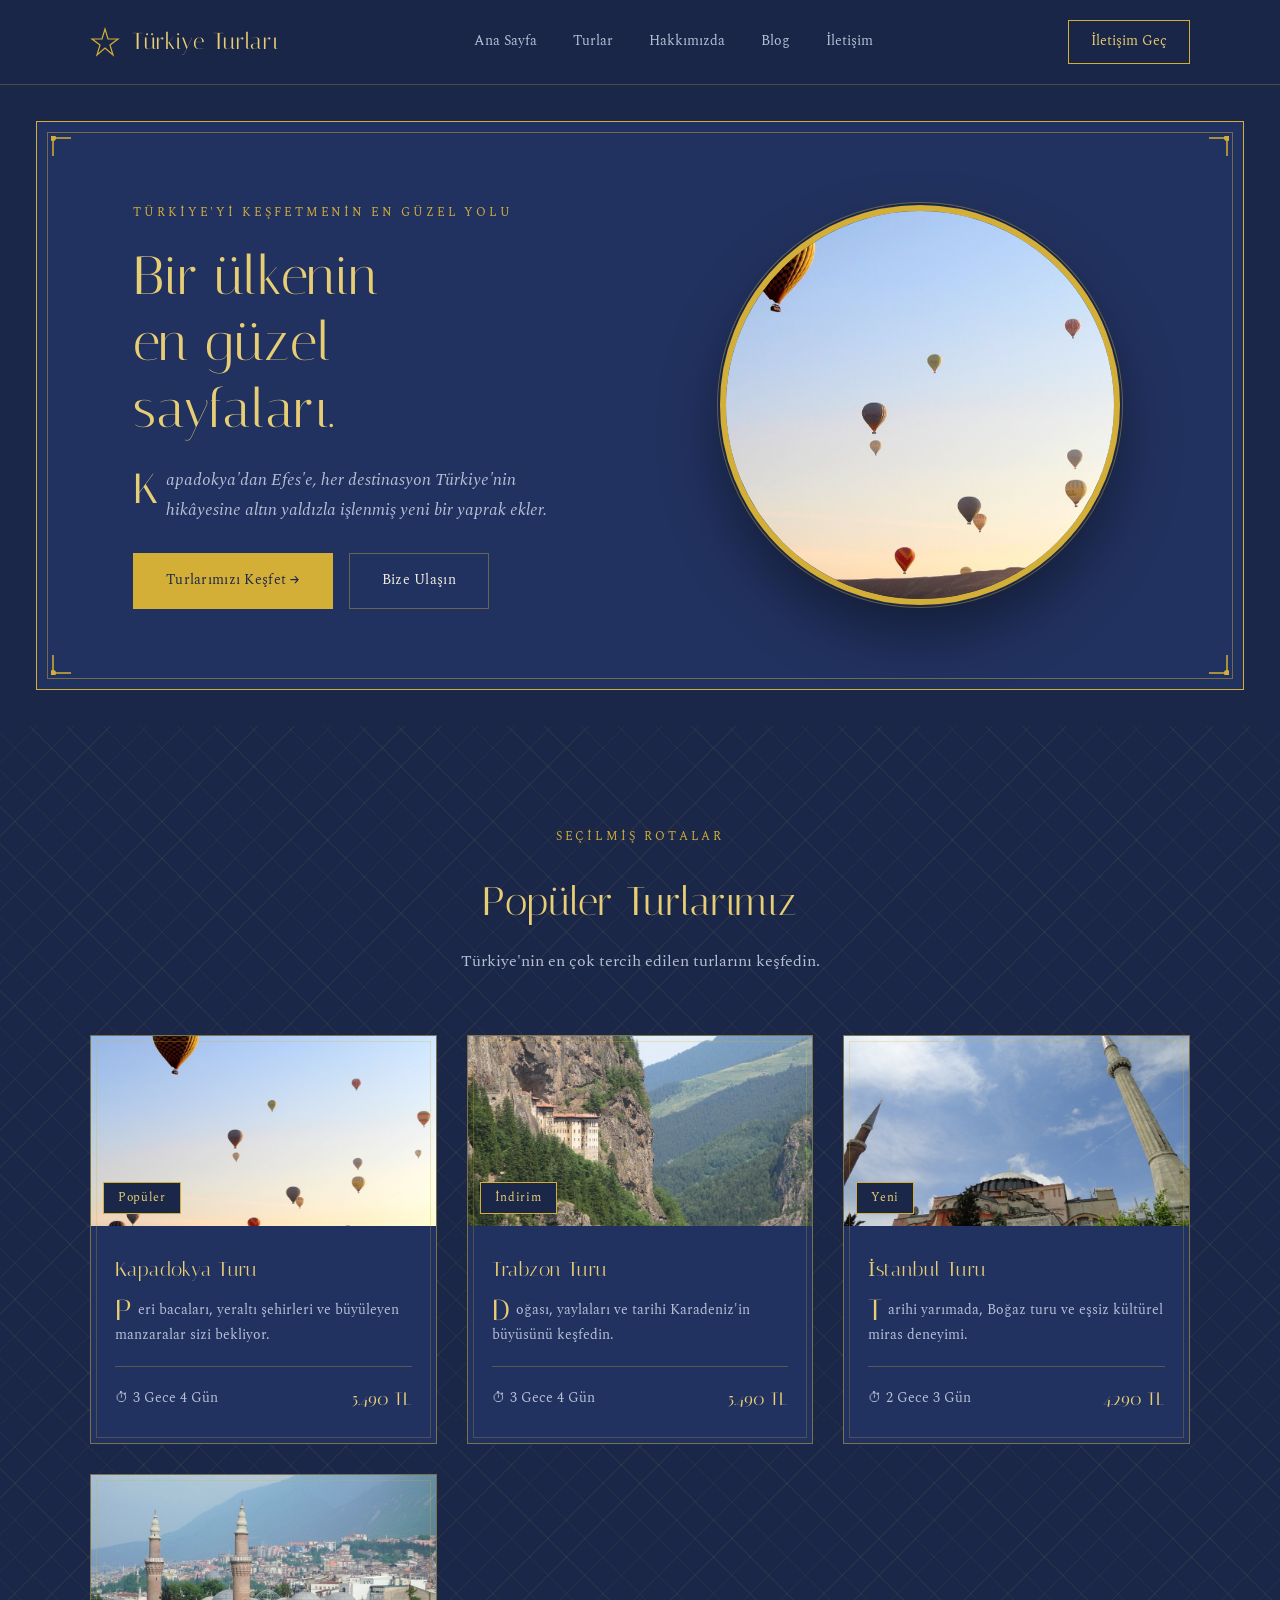
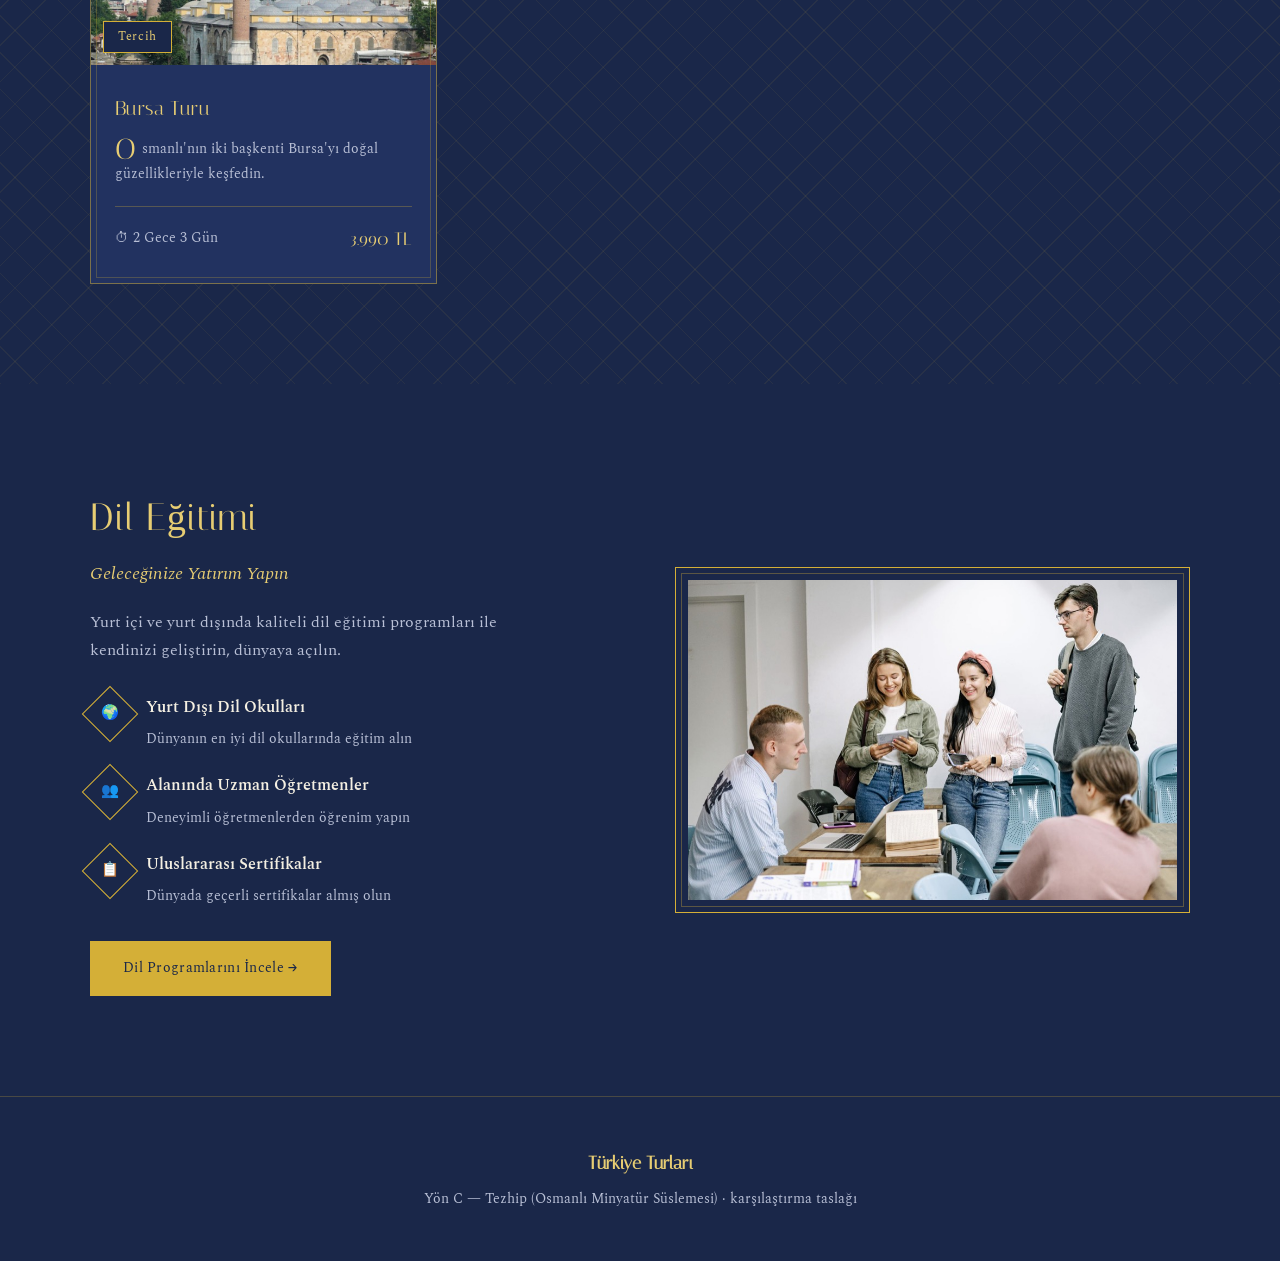
<file: variants/c-tezhip.html>
<!DOCTYPE html>
<html lang="tr">
<head>
<meta charset="UTF-8">
<meta name="viewport" content="width=device-width, initial-scale=1.0">
<title>Türkiye Turları — Yön C: Tezhip</title>
<link rel="preconnect" href="https://fonts.googleapis.com">
<link rel="preconnect" href="https://fonts.gstatic.com" crossorigin>
<link href="https://fonts.googleapis.com/css2?family=Italiana&family=Spectral:ital,wght@0,300;0,400;0,500;0,600;1,400&display=swap" rel="stylesheet">
<style>
  :root{
    --lapis:#1A2749;
    --lapis-2:#223260;
    --lapis-3:#2B3D74;
    --gold:#D4AF37;
    --gold-soft:#E7CD73;
    --emerald:#1F6B52;
    --ruby:#9A2F3E;
    --ivory:#F4EFE2;
    --ivory-dim:#B9C0D6;
  }
  *{margin:0;padding:0;box-sizing:border-box;}
  body{
    background:var(--lapis);
    color:var(--ivory);
    font-family:'Spectral',serif;
    font-weight:400;
    line-height:1.75;
    -webkit-font-smoothing:antialiased;
  }
  .container{max-width:1180px;margin:0 auto;padding:0 40px;}
  h1,h2,h3{font-family:'Italiana',serif;font-weight:400;color:var(--gold-soft);letter-spacing:0.02em;}
  a{color:inherit;}

  .lattice{
    background-image:
      repeating-linear-gradient(45deg, rgba(212,175,55,0.07) 0px, rgba(212,175,55,0.07) 1px, transparent 1px, transparent 26px),
      repeating-linear-gradient(-45deg, rgba(212,175,55,0.07) 0px, rgba(212,175,55,0.07) 1px, transparent 1px, transparent 26px);
  }

  header{position:sticky;top:0;z-index:50;background:rgba(26,39,73,0.92);backdrop-filter:blur(6px);border-bottom:1px solid rgba(212,175,55,0.28);}
  nav{display:flex;align-items:center;justify-content:space-between;padding:20px 0;}
  .brand{display:flex;align-items:center;gap:12px;font-family:'Italiana',serif;font-size:23px;color:var(--gold-soft);letter-spacing:0.03em;}
  .brand .mark{width:30px;height:30px;position:relative;}
  .brand .mark svg{width:100%;height:100%;}
  .nav-links{display:flex;gap:36px;list-style:none;font-size:0.9rem;font-family:'Spectral',serif;}
  .nav-links a{text-decoration:none;color:var(--ivory-dim);transition:color .3s;}
  .nav-links a:hover{color:var(--gold-soft);}
  .cta-mini{border:1px solid var(--gold);color:var(--gold-soft);padding:9px 22px;font-size:0.85rem;text-decoration:none;transition:all .3s;}
  .cta-mini:hover{background:var(--gold);color:var(--lapis);}

  /* hero — illuminated frontispiece */
  .hero-wrap{padding:36px;}
  .hero{
    position:relative;
    border:1.5px solid var(--gold);
    padding:80px 56px;
    background:var(--lapis-2);
    overflow:hidden;
  }
  .hero::before{content:'';position:absolute;inset:10px;border:1px solid rgba(212,175,55,0.45);pointer-events:none;}
  .hero-bg{position:absolute;inset:0;}
  .corner-orn{position:absolute;width:44px;height:44px;z-index:2;}
  .corner-orn.tl{top:14px;left:14px;}
  .corner-orn.tr{top:14px;right:14px;transform:scaleX(-1);}
  .corner-orn.bl{bottom:14px;left:14px;transform:scaleY(-1);}
  .corner-orn.br{bottom:14px;right:14px;transform:scale(-1,-1);}

  .hero-grid{display:grid;grid-template-columns:1.05fr 0.95fr;gap:60px;align-items:center;position:relative;z-index:1;}
  .eyebrow{font-size:0.76rem;letter-spacing:0.24em;text-transform:uppercase;color:var(--gold);margin-bottom:20px;font-family:'Spectral',serif;}
  .hero h1{font-size:clamp(2.3rem,4.4vw,3.4rem);line-height:1.22;margin-bottom:24px;}
  .hero p{font-size:1.06rem;color:var(--ivory-dim);max-width:460px;margin-bottom:14px;font-style:italic;}
  .hero p::first-letter{font-family:'Italiana',serif;font-size:2.6rem;color:var(--gold-soft);float:left;line-height:0.8;padding:6px 8px 0 0;font-style:normal;}
  .hero-buttons{display:flex;gap:16px;flex-wrap:wrap;margin-top:28px;}
  .btn{padding:14px 32px;font-size:0.9rem;text-decoration:none;display:inline-flex;align-items:center;gap:8px;transition:all .35s cubic-bezier(.25,.46,.45,.94);border:1px solid var(--gold);letter-spacing:0.02em;}
  .btn-fill{background:var(--gold);color:var(--lapis);}
  .btn-fill:hover{background:var(--gold-soft);transform:translateY(-2px);box-shadow:0 14px 26px rgba(212,175,55,0.22);}
  .btn-line{color:var(--ivory);border-color:rgba(212,175,55,0.4);}
  .btn-line:hover{border-color:var(--gold);color:var(--gold-soft);}

  .medallion{
    position:relative;width:100%;max-width:400px;margin:0 auto;aspect-ratio:1/1;
    border-radius:50%;border:6px solid var(--gold);
    box-shadow:0 0 0 2px var(--lapis), 0 0 0 3px rgba(212,175,55,0.4), 0 30px 60px rgba(0,0,0,0.4);
    overflow:hidden;
  }
  .medallion img{width:100%;height:100%;object-fit:cover;}

  /* tours */
  .tours{padding:100px 0;}
  .section-head{text-align:center;margin-bottom:60px;}
  .section-head .eyebrow{display:flex;justify-content:center;}
  .section-head h2{font-size:clamp(1.9rem,3.4vw,2.5rem);margin-bottom:10px;}
  .section-head p{color:var(--ivory-dim);font-family:'Spectral',serif;}
  .tour-grid{display:grid;grid-template-columns:repeat(auto-fit,minmax(260px,1fr));gap:30px;}
  .folio{
    position:relative;
    border:1px solid rgba(212,175,55,0.5);
    background:var(--lapis-2);
    transition:transform .4s cubic-bezier(.25,.46,.45,.94), border-color .4s;
  }
  .folio:hover{transform:translateY(-6px);border-color:var(--gold);}
  .folio::before{content:'';position:absolute;inset:5px;border:1px solid rgba(212,175,55,0.25);pointer-events:none;z-index:2;}
  .folio-img{height:190px;overflow:hidden;position:relative;}
  .folio-img img{width:100%;height:100%;object-fit:cover;transition:transform .6s;}
  .folio:hover .folio-img img{transform:scale(1.06);}
  .folio-tag{position:absolute;bottom:12px;left:12px;background:var(--lapis);border:1px solid var(--gold);color:var(--gold-soft);font-size:0.72rem;letter-spacing:0.06em;padding:5px 14px;z-index:2;}
  .folio-body{padding:26px 24px 28px;}
  .folio-body h3{font-size:1.28rem;margin-bottom:10px;}
  .folio-body p{color:var(--ivory-dim);font-size:0.9rem;margin-bottom:18px;}
  .folio-body p::first-letter{font-family:'Italiana',serif;font-size:1.8rem;color:var(--gold-soft);float:left;line-height:0.7;padding:2px 6px 0 0;}
  .folio-meta{display:flex;justify-content:space-between;align-items:center;padding-top:16px;border-top:1px solid rgba(212,175,55,0.3);}
  .folio-meta .dur{font-size:0.85rem;color:var(--ivory-dim);}
  .folio-meta .price{font-family:'Italiana',serif;color:var(--gold-soft);font-size:1.15rem;}

  /* language */
  .lang{padding:100px 0;}
  .lang-grid{display:grid;grid-template-columns:1fr 1fr;gap:70px;align-items:center;}
  .lang h2{font-size:clamp(1.8rem,3.2vw,2.4rem);margin-bottom:8px;}
  .lang .sub{color:var(--gold-soft);font-style:italic;font-family:'Spectral',serif;font-size:1.1rem;margin-bottom:18px;}
  .lang p.desc{color:var(--ivory-dim);margin-bottom:30px;max-width:440px;}
  .feat-list{display:flex;flex-direction:column;gap:20px;margin-bottom:32px;}
  .feat{display:flex;gap:16px;align-items:flex-start;}
  .feat .ic{width:40px;height:40px;border:1px solid var(--gold);display:flex;align-items:center;justify-content:center;color:var(--gold-soft);flex-shrink:0;font-size:0.9rem;transform:rotate(45deg);}
  .feat .ic span{transform:rotate(-45deg);display:block;}
  .feat strong{display:block;color:var(--ivory);margin-bottom:3px;font-size:0.98rem;font-family:'Spectral',serif;font-weight:600;}
  .feat span.d{color:var(--ivory-dim);font-size:0.88rem;}
  .lang-frame{border:1.5px solid var(--gold);padding:12px;position:relative;}
  .lang-frame::before{content:'';position:absolute;inset:5px;border:1px solid rgba(212,175,55,0.35);pointer-events:none;}
  .lang-frame img{width:100%;height:320px;object-fit:cover;display:block;}

  footer{padding:50px 0;text-align:center;border-top:1px solid rgba(212,175,55,0.25);color:var(--ivory-dim);font-size:0.85rem;font-family:'Spectral',serif;}
  footer strong{color:var(--gold-soft);font-family:'Italiana',serif;font-size:1.15rem;display:block;margin-bottom:8px;}

  @media (max-width:860px){
    .hero-grid,.lang-grid{grid-template-columns:1fr;}
    .nav-links{display:none;}
    .hero{padding:56px 28px;}
  }
</style>
</head>
<body>

<header>
  <div class="container">
    <nav>
      <div class="brand">
        <span class="mark"><svg viewBox="0 0 30 30"><polygon points="15,2 18,12 28,12 20,18 23,28 15,21 7,28 10,18 2,12 12,12" fill="none" stroke="#D4AF37" stroke-width="1.2"/></svg></span>
        Türkiye Turları
      </div>
      <ul class="nav-links">
        <li><a href="#">Ana Sayfa</a></li>
        <li><a href="#">Turlar</a></li>
        <li><a href="#">Hakkımızda</a></li>
        <li><a href="#">Blog</a></li>
        <li><a href="#">İletişim</a></li>
      </ul>
      <a href="#" class="cta-mini">İletişim Geç</a>
    </nav>
  </div>
</header>

<div class="hero-wrap">
  <section class="hero lattice">
    <svg class="corner-orn tl" viewBox="0 0 44 44"><path d="M2 2 L2 20 M2 2 L20 2" stroke="#D4AF37" stroke-width="1.5" fill="none"/><circle cx="2" cy="2" r="3" fill="#D4AF37"/></svg>
    <svg class="corner-orn tr" viewBox="0 0 44 44"><path d="M2 2 L2 20 M2 2 L20 2" stroke="#D4AF37" stroke-width="1.5" fill="none"/><circle cx="2" cy="2" r="3" fill="#D4AF37"/></svg>
    <svg class="corner-orn bl" viewBox="0 0 44 44"><path d="M2 2 L2 20 M2 2 L20 2" stroke="#D4AF37" stroke-width="1.5" fill="none"/><circle cx="2" cy="2" r="3" fill="#D4AF37"/></svg>
    <svg class="corner-orn br" viewBox="0 0 44 44"><path d="M2 2 L2 20 M2 2 L20 2" stroke="#D4AF37" stroke-width="1.5" fill="none"/><circle cx="2" cy="2" r="3" fill="#D4AF37"/></svg>
    <div class="container">
      <div class="hero-grid">
        <div>
          <div class="eyebrow">Türkiye'yi Keşfetmenin En Güzel Yolu</div>
          <h1>Bir ülkenin<br>en güzel<br>sayfaları.</h1>
          <p>Kapadokya'dan Efes'e, her destinasyon Türkiye'nin hikâyesine altın yaldızla işlenmiş yeni bir yaprak ekler.</p>
          <div class="hero-buttons">
            <a href="#" class="btn btn-fill">Turlarımızı Keşfet →</a>
            <a href="#" class="btn btn-line">Bize Ulaşın</a>
          </div>
        </div>
        <div class="medallion">
          <img src="../images/card-cappadocia.jpg" alt="Kapadokya sıcak hava balonları">
        </div>
      </div>
    </div>
  </section>
</div>

<section class="tours lattice">
  <div class="container">
    <div class="section-head">
      <div class="eyebrow">Seçilmiş Rotalar</div>
      <h2>Popüler Turlarımız</h2>
      <p>Türkiye'nin en çok tercih edilen turlarını keşfedin.</p>
    </div>
    <div class="tour-grid">
      <article class="folio">
        <div class="folio-img"><img src="../images/card-cappadocia.jpg" alt="Kapadokya"><span class="folio-tag">Popüler</span></div>
        <div class="folio-body">
          <h3>Kapadokya Turu</h3>
          <p>Peri bacaları, yeraltı şehirleri ve büyüleyen manzaralar sizi bekliyor.</p>
          <div class="folio-meta"><span class="dur">⏱ 3 Gece 4 Gün</span><span class="price">5.490 TL</span></div>
        </div>
      </article>
      <article class="folio">
        <div class="folio-img"><img src="../images/card-trabzon.jpg" alt="Trabzon"><span class="folio-tag">İndirim</span></div>
        <div class="folio-body">
          <h3>Trabzon Turu</h3>
          <p>Doğası, yaylaları ve tarihi Karadeniz'in büyüsünü keşfedin.</p>
          <div class="folio-meta"><span class="dur">⏱ 3 Gece 4 Gün</span><span class="price">5.490 TL</span></div>
        </div>
      </article>
      <article class="folio">
        <div class="folio-img"><img src="../images/card-istanbul.jpg" alt="İstanbul"><span class="folio-tag">Yeni</span></div>
        <div class="folio-body">
          <h3>İstanbul Turu</h3>
          <p>Tarihi yarımada, Boğaz turu ve eşsiz kültürel miras deneyimi.</p>
          <div class="folio-meta"><span class="dur">⏱ 2 Gece 3 Gün</span><span class="price">4.290 TL</span></div>
        </div>
      </article>
      <article class="folio">
        <div class="folio-img"><img src="../images/card-bursa.jpg" alt="Bursa"><span class="folio-tag">Tercih</span></div>
        <div class="folio-body">
          <h3>Bursa Turu</h3>
          <p>Osmanlı'nın iki başkenti Bursa'yı doğal güzellikleriyle keşfedin.</p>
          <div class="folio-meta"><span class="dur">⏱ 2 Gece 3 Gün</span><span class="price">3.990 TL</span></div>
        </div>
      </article>
    </div>
  </div>
</section>

<section class="lang">
  <div class="container">
    <div class="lang-grid">
      <div>
        <h2>Dil Eğitimi</h2>
        <p class="sub">Geleceğinize Yatırım Yapın</p>
        <p class="desc">Yurt içi ve yurt dışında kaliteli dil eğitimi programları ile kendinizi geliştirin, dünyaya açılın.</p>
        <div class="feat-list">
          <div class="feat"><span class="ic"><span>🌍</span></span><div><strong>Yurt Dışı Dil Okulları</strong><span class="d">Dünyanın en iyi dil okullarında eğitim alın</span></div></div>
          <div class="feat"><span class="ic"><span>👥</span></span><div><strong>Alanında Uzman Öğretmenler</strong><span class="d">Deneyimli öğretmenlerden öğrenim yapın</span></div></div>
          <div class="feat"><span class="ic"><span>📋</span></span><div><strong>Uluslararası Sertifikalar</strong><span class="d">Dünyada geçerli sertifikalar almış olun</span></div></div>
        </div>
        <a href="#" class="btn btn-fill">Dil Programlarını İncele →</a>
      </div>
      <div class="lang-frame">
        <img src="../images/lang-study.jpg" alt="Dil eğitimi">
      </div>
    </div>
  </div>
</section>

<footer>
  <div class="container">
    <strong>Türkiye Turları</strong>
    Yön C — Tezhip (Osmanlı Minyatür Süslemesi) · karşılaştırma taslağı
  </div>
</footer>

</body>
</html>
</file>
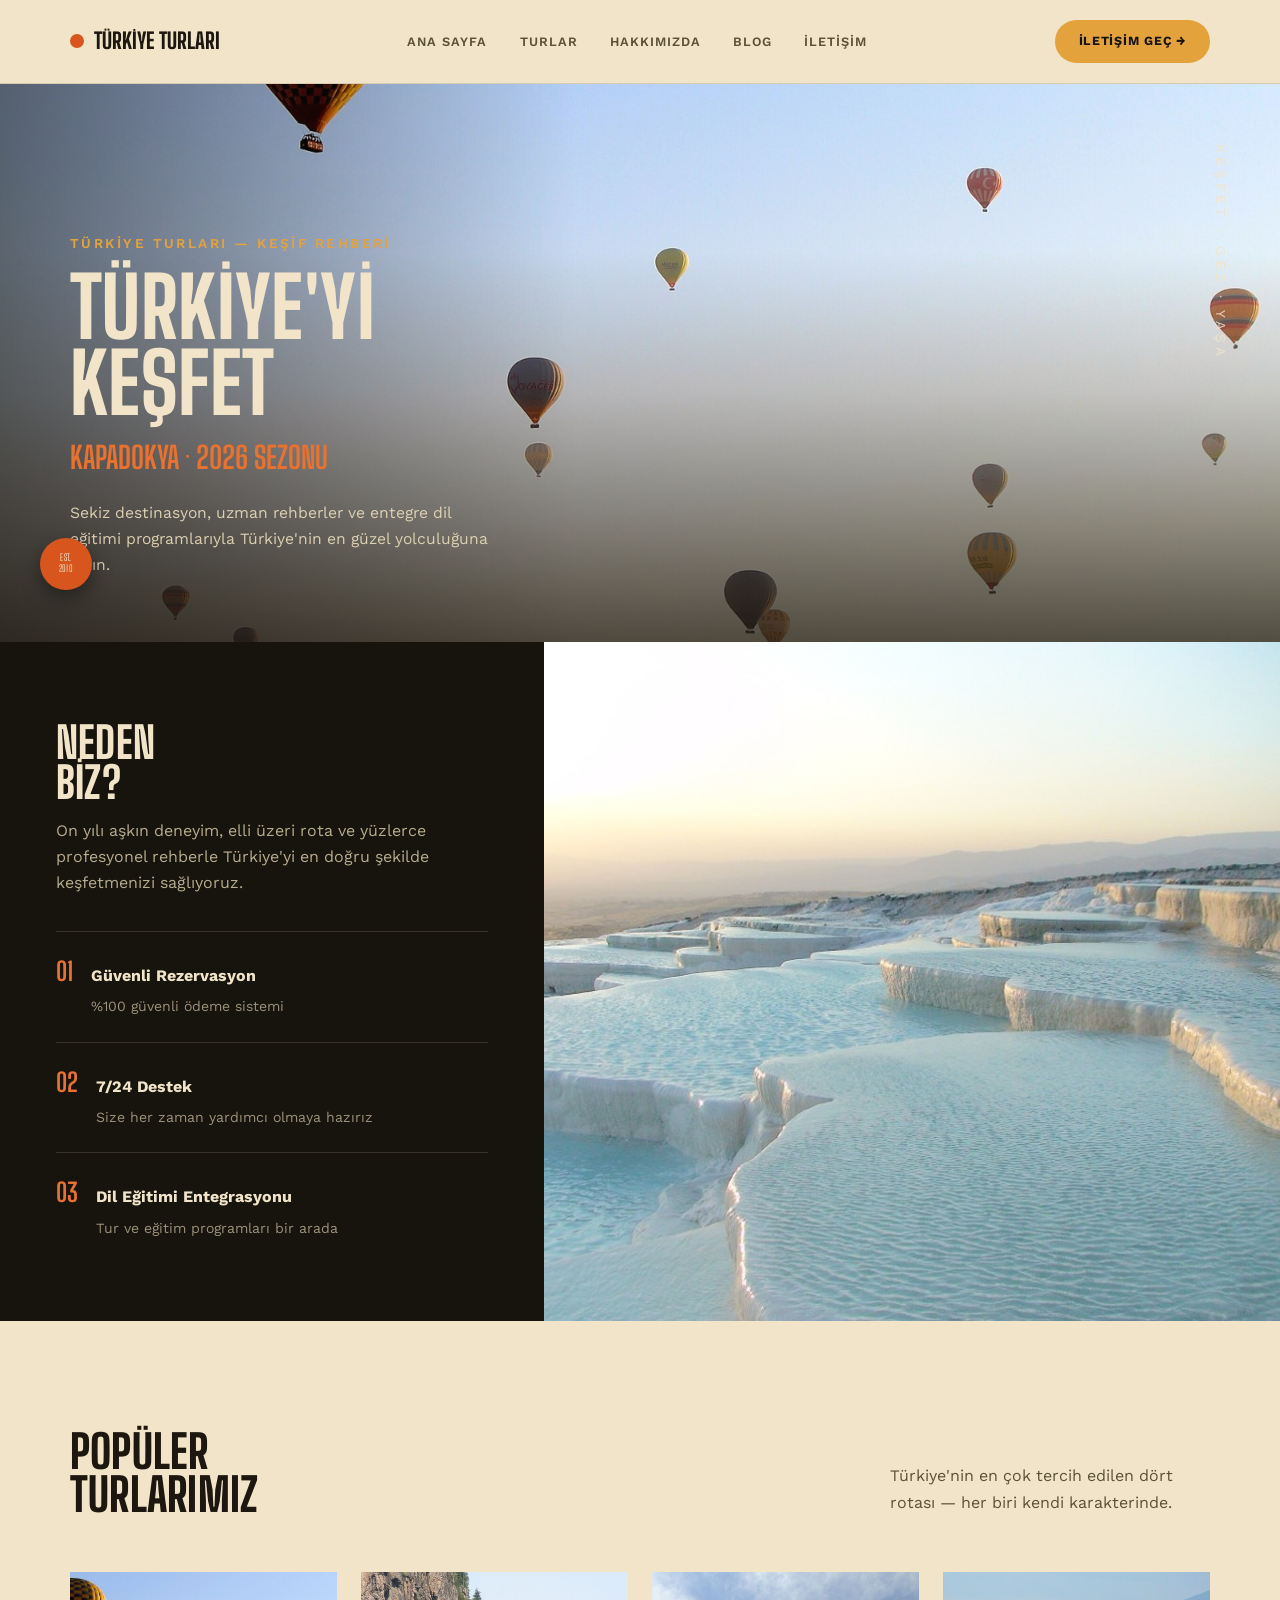
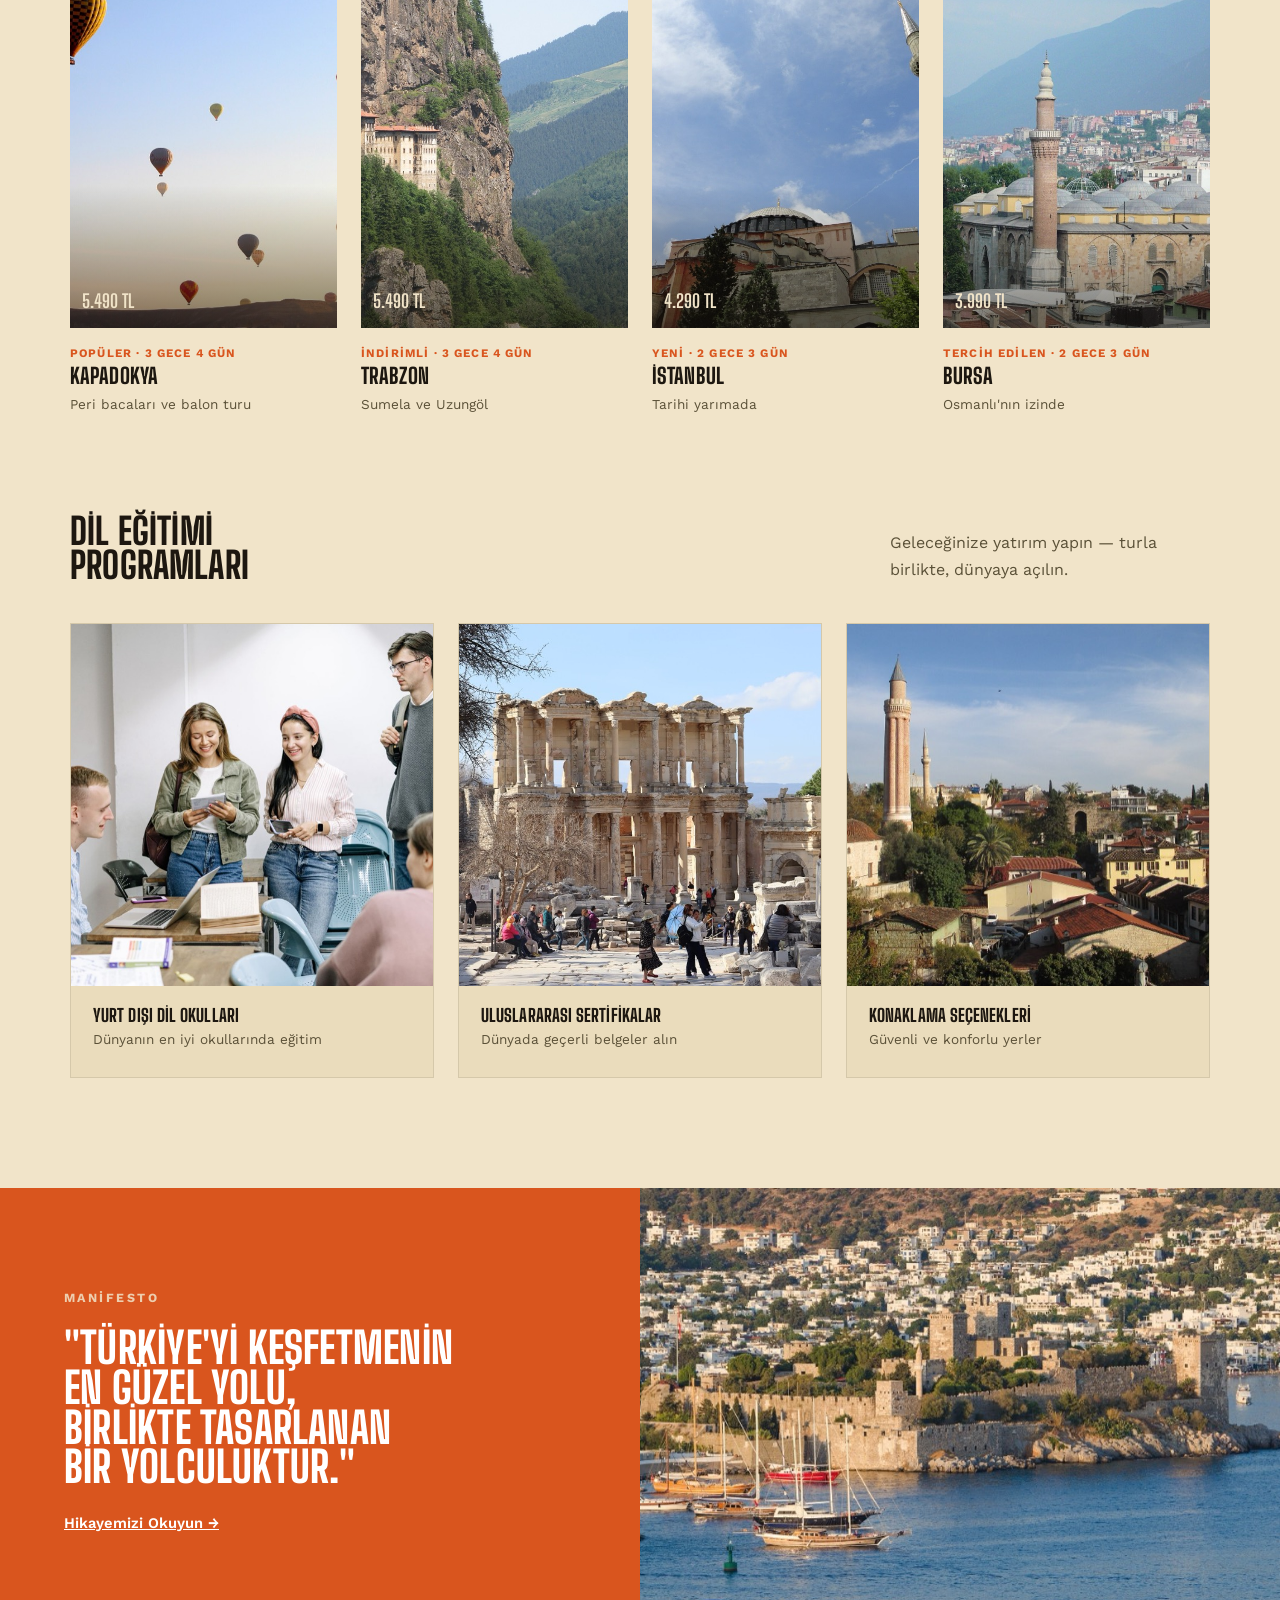
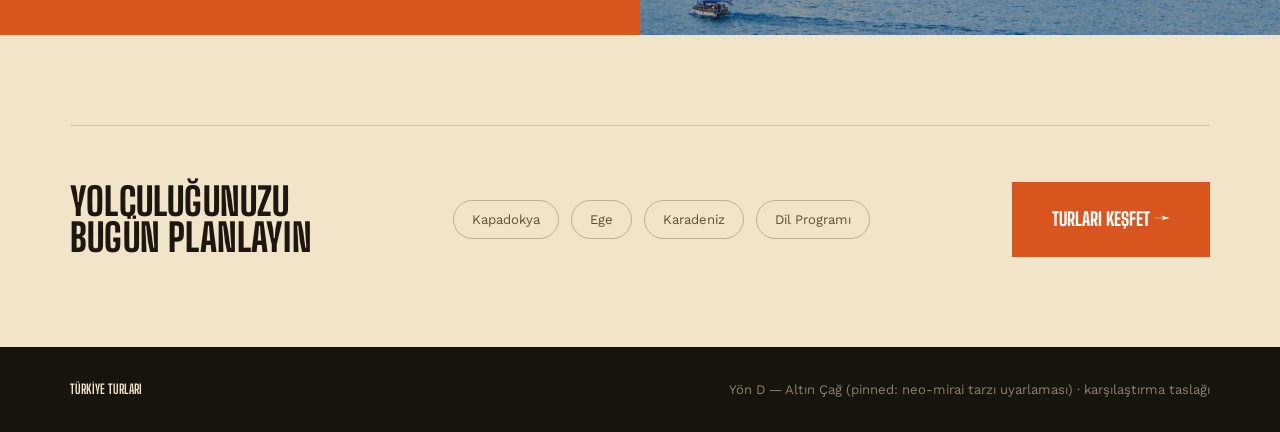
<file: variants/d-altin-cag.html>
<!DOCTYPE html>
<html lang="tr">
<head>
<meta charset="UTF-8">
<meta name="viewport" content="width=device-width, initial-scale=1.0">
<title>Türkiye Turları — Yön D: Altın Çağ</title>
<link rel="preconnect" href="https://fonts.googleapis.com">
<link rel="preconnect" href="https://fonts.gstatic.com" crossorigin>
<link href="https://fonts.googleapis.com/css2?family=Big+Shoulders+Display:wght@600;700;800;900&family=Work+Sans:wght@300;400;500;600;700&display=swap" rel="stylesheet">
<style>
  :root{
    --cream:#F1E4C9;
    --cream-2:#EADCBC;
    --black:#17130D;
    --black-2:#211B12;
    --sun:#D9551E;
    --sun-bright:#E8722F;
    --gold:#E3A23C;
    --ink:#1D1710;
    --ink-dim:#5B5138;
  }
  *{margin:0;padding:0;box-sizing:border-box;}
  body{
    background:var(--cream);
    color:var(--ink);
    font-family:'Work Sans',sans-serif;
    line-height:1.65;
    -webkit-font-smoothing:antialiased;
  }
  .container{max-width:1220px;margin:0 auto;padding:0 40px;}
  h1,h2,h3,.disp{font-family:'Big Shoulders Display',sans-serif;font-weight:800;text-transform:uppercase;letter-spacing:0.005em;line-height:0.92;color:var(--ink);}
  a{color:inherit;}
  .photo{position:relative;}
  .warm-wash{display:none;}

  /* nav */
  header{position:sticky;top:0;z-index:50;background:rgba(241,228,201,0.92);backdrop-filter:blur(6px);border-bottom:1px solid rgba(29,23,16,0.12);}
  nav{display:flex;align-items:center;justify-content:space-between;padding:20px 0;}
  .brand{display:flex;align-items:center;gap:10px;font-family:'Big Shoulders Display',sans-serif;font-weight:800;font-size:22px;text-transform:uppercase;}
  .brand .dot{width:14px;height:14px;border-radius:50%;background:var(--sun);}
  .nav-links{display:flex;gap:32px;list-style:none;font-size:0.8rem;letter-spacing:0.08em;text-transform:uppercase;font-weight:600;}
  .nav-links a{text-decoration:none;color:var(--ink-dim);transition:color .3s;}
  .nav-links a:hover{color:var(--sun);}
  .cta-mini{background:var(--gold);color:var(--black);padding:11px 24px;border-radius:99px;font-size:0.78rem;letter-spacing:0.06em;text-transform:uppercase;font-weight:700;text-decoration:none;transition:all .3s;}
  .cta-mini:hover{background:var(--sun-bright);color:#fff;}

  /* hero */
  .hero{position:relative;overflow:hidden;height:62vh;min-height:460px;max-height:560px;display:flex;align-items:flex-end;}
  .hero img{position:absolute;inset:0;width:100%;height:100%;object-fit:cover;}
  .hero::after{content:'';position:absolute;inset:0;background:linear-gradient(0deg, rgba(23,19,13,0.75) 0%, rgba(23,19,13,0.2) 45%, transparent 70%), linear-gradient(90deg, rgba(23,19,13,0.55) 0%, transparent 45%);}
  .hero-inner{position:relative;z-index:2;padding:0 0 64px;width:100%;}
  .vertical-tag{position:absolute;top:60px;right:48px;writing-mode:vertical-rl;color:var(--cream);font-size:0.85rem;letter-spacing:0.3em;z-index:2;opacity:0.85;}
  .seal{position:absolute;left:40px;bottom:52px;width:52px;height:52px;border-radius:50%;background:var(--sun);z-index:3;display:flex;align-items:center;justify-content:center;color:var(--cream);font-family:'Big Shoulders Display',sans-serif;font-size:0.6rem;letter-spacing:0.03em;text-align:center;line-height:1.1;box-shadow:0 8px 20px rgba(0,0,0,0.4);}
  .hero-eyebrow{color:var(--gold);font-size:0.85rem;letter-spacing:0.18em;text-transform:uppercase;margin-bottom:14px;font-weight:600;}
  .hero h1{color:var(--cream);font-size:clamp(2.6rem,6.5vw,5.2rem);margin-bottom:10px;}
  .hero .loc{color:var(--sun-bright);font-family:'Big Shoulders Display',sans-serif;font-size:clamp(1.3rem,2.4vw,1.9rem);font-weight:700;text-transform:uppercase;margin-bottom:18px;}
  .hero p{color:var(--cream-2);max-width:420px;font-size:0.98rem;opacity:0.9;}

  /* split / agenda-style */
  .split{display:grid;grid-template-columns:0.85fr 1.15fr;}
  .split-panel{background:var(--black);color:var(--cream);padding:80px 56px;display:flex;flex-direction:column;justify-content:center;}
  .split-panel .disp{font-size:clamp(2rem,3.4vw,2.8rem);color:var(--cream);margin-bottom:16px;}
  .split-panel p{color:#B8AC8E;margin-bottom:34px;max-width:380px;}
  .reason-list{display:flex;flex-direction:column;gap:22px;}
  .reason{display:flex;gap:18px;align-items:baseline;border-top:1px solid rgba(241,228,201,0.15);padding-top:18px;}
  .reason .num{font-family:'Big Shoulders Display',sans-serif;font-size:1.6rem;color:var(--sun-bright);font-weight:700;}
  .reason strong{display:block;color:var(--cream);font-size:1rem;margin-bottom:4px;}
  .reason span{color:#9C917A;font-size:0.88rem;}
  .split-photo{position:relative;min-height:420px;}
  .split-photo img{width:100%;height:100%;object-fit:cover;position:absolute;inset:0;}

  /* tours as portrait gallery */
  .tours{padding:110px 0 100px;}
  .section-head{display:flex;justify-content:space-between;align-items:flex-end;margin-bottom:56px;flex-wrap:wrap;gap:20px;}
  .section-head .disp{font-size:clamp(2rem,3.6vw,3rem);}
  .section-head p{color:var(--ink-dim);max-width:320px;}
  .tour-grid{display:grid;grid-template-columns:repeat(4,1fr);gap:24px;}
  .tour-card{text-decoration:none;color:var(--ink);}
  .tour-photo{position:relative;aspect-ratio:3/4;overflow:hidden;margin-bottom:16px;}
  .tour-photo img{width:100%;height:100%;object-fit:cover;transition:transform .6s;}
  .tour-card:hover .tour-photo img{transform:scale(1.07);}
  .tour-photo::after{content:'';position:absolute;inset:0;background:linear-gradient(0deg, rgba(23,19,13,0.55) 0%, transparent 40%);}
  .tour-photo .price-tag{position:absolute;bottom:12px;left:12px;color:var(--cream);font-family:'Big Shoulders Display',sans-serif;font-size:1.15rem;font-weight:700;z-index:2;}
  .tour-cat{color:var(--sun);font-size:0.72rem;letter-spacing:0.1em;text-transform:uppercase;font-weight:700;margin-bottom:4px;}
  .tour-card h3{font-size:1.35rem;margin-bottom:6px;}
  .tour-card .dur{color:var(--ink-dim);font-size:0.85rem;}

  /* installations-style tiles */
  .tiles{padding:0 0 110px;}
  .tile-grid{display:grid;grid-template-columns:repeat(3,1fr);gap:24px;}
  .tile{background:var(--cream-2);border:1px solid rgba(29,23,16,0.1);padding:0;overflow:hidden;}
  .tile-img{aspect-ratio:1/1;overflow:hidden;position:relative;}
  .tile-img img{width:100%;height:100%;object-fit:cover;}
  .tile-body{padding:22px 22px 26px;}
  .tile-body h3{font-size:1.1rem;margin-bottom:4px;}
  .tile-body p{color:var(--ink-dim);font-size:0.85rem;}

  /* manifesto block */
  .manifesto{display:grid;grid-template-columns:1fr 1fr;background:var(--sun);color:var(--cream);}
  .manifesto-text{padding:100px 64px;display:flex;flex-direction:column;justify-content:center;}
  .manifesto-text .tag{font-size:0.78rem;letter-spacing:0.2em;text-transform:uppercase;opacity:0.85;margin-bottom:20px;font-weight:700;}
  .manifesto-text .disp{font-size:clamp(1.9rem,3.4vw,2.7rem);color:#fff;margin-bottom:24px;}
  .manifesto-text a{color:#fff;text-decoration:underline;font-weight:600;font-size:0.92rem;}
  .manifesto-photo{position:relative;min-height:380px;}
  .manifesto-photo img{width:100%;height:100%;object-fit:cover;position:absolute;inset:0;}

  /* cta band */
  .cta-band{padding:90px 0;background:var(--cream);}
  .cta-band-inner{display:flex;justify-content:space-between;align-items:center;flex-wrap:wrap;gap:40px;border-top:1px solid rgba(29,23,16,0.15);padding-top:56px;}
  .cta-band .disp{font-size:clamp(1.8rem,3vw,2.4rem);max-width:480px;}
  .cta-chips{display:flex;gap:12px;flex-wrap:wrap;}
  .chip{border:1px solid rgba(29,23,16,0.25);padding:8px 18px;border-radius:99px;font-size:0.82rem;color:var(--ink-dim);}
  .big-cta{background:var(--sun);color:#fff;padding:22px 40px;font-family:'Big Shoulders Display',sans-serif;font-weight:800;font-size:1.15rem;text-transform:uppercase;text-decoration:none;display:inline-flex;align-items:center;gap:12px;transition:all .35s;}
  .big-cta:hover{background:var(--ink);transform:translateY(-2px);}

  footer{background:var(--black);color:#8C816A;padding:32px 0;}
  .foot-row{display:flex;justify-content:space-between;align-items:center;font-size:0.82rem;flex-wrap:wrap;gap:16px;}
  .foot-row strong{color:var(--cream);font-family:'Big Shoulders Display',sans-serif;text-transform:uppercase;}

  @media (max-width:900px){
    .split,.manifesto{grid-template-columns:1fr;}
    .tour-grid{grid-template-columns:repeat(2,1fr);}
    .tile-grid{grid-template-columns:1fr;}
    .nav-links{display:none;}
  }
</style>
</head>
<body>

<header>
  <div class="container">
    <nav>
      <div class="brand"><span class="dot"></span>Türkiye Turları</div>
      <ul class="nav-links">
        <li><a href="#">Ana Sayfa</a></li>
        <li><a href="#">Turlar</a></li>
        <li><a href="#">Hakkımızda</a></li>
        <li><a href="#">Blog</a></li>
        <li><a href="#">İletişim</a></li>
      </ul>
      <a href="#" class="cta-mini">İletişim Geç →</a>
    </nav>
  </div>
</header>

<section class="hero">
  <img class="photo" src="../images/hero-cappadocia.jpg" alt="Kapadokya sıcak hava balonları"><span class="warm-wash"></span>
  <div class="vertical-tag">KEŞFET · GEZ · YAŞA</div>
  <span class="seal">EST.<br>2010</span>
  <div class="hero-inner">
    <div class="container">
      <div class="hero-eyebrow">Türkiye Turları — Keşif Rehberi</div>
      <h1>Türkiye'yi<br>Keşfet</h1>
      <div class="loc">Kapadokya · 2026 Sezonu</div>
      <p>Sekiz destinasyon, uzman rehberler ve entegre dil eğitimi programlarıyla Türkiye'nin en güzel yolculuğuna çıkın.</p>
    </div>
  </div>
</section>

<section class="split">
  <div class="split-panel">
    <div class="disp">Neden<br>Biz?</div>
    <p>On yılı aşkın deneyim, elli üzeri rota ve yüzlerce profesyonel rehberle Türkiye'yi en doğru şekilde keşfetmenizi sağlıyoruz.</p>
    <div class="reason-list">
      <div class="reason"><span class="num">01</span><div><strong>Güvenli Rezervasyon</strong><span>%100 güvenli ödeme sistemi</span></div></div>
      <div class="reason"><span class="num">02</span><div><strong>7/24 Destek</strong><span>Size her zaman yardımcı olmaya hazırız</span></div></div>
      <div class="reason"><span class="num">03</span><div><strong>Dil Eğitimi Entegrasyonu</strong><span>Tur ve eğitim programları bir arada</span></div></div>
    </div>
  </div>
  <div class="split-photo"><img class="photo" src="../images/card-pamukkale.jpg" alt="Pamukkale"><span class="warm-wash"></span></div>
</section>

<section class="tours">
  <div class="container">
    <div class="section-head">
      <div class="disp">Popüler<br>Turlarımız</div>
      <p>Türkiye'nin en çok tercih edilen dört rotası — her biri kendi karakterinde.</p>
    </div>
    <div class="tour-grid">
      <a href="#" class="tour-card">
        <div class="tour-photo"><img class="photo" src="../images/card-cappadocia.jpg" alt="Kapadokya"><span class="warm-wash"></span><span class="price-tag">5.490 TL</span></div>
        <div class="tour-cat">Popüler · 3 Gece 4 Gün</div>
        <h3>Kapadokya</h3>
        <div class="dur">Peri bacaları ve balon turu</div>
      </a>
      <a href="#" class="tour-card">
        <div class="tour-photo"><img class="photo" src="../images/card-trabzon.jpg" alt="Trabzon"><span class="warm-wash"></span><span class="price-tag">5.490 TL</span></div>
        <div class="tour-cat">İndirimli · 3 Gece 4 Gün</div>
        <h3>Trabzon</h3>
        <div class="dur">Sumela ve Uzungöl</div>
      </a>
      <a href="#" class="tour-card">
        <div class="tour-photo"><img class="photo" src="../images/card-istanbul.jpg" alt="İstanbul"><span class="warm-wash"></span><span class="price-tag">4.290 TL</span></div>
        <div class="tour-cat">Yeni · 2 Gece 3 Gün</div>
        <h3>İstanbul</h3>
        <div class="dur">Tarihi yarımada</div>
      </a>
      <a href="#" class="tour-card">
        <div class="tour-photo"><img class="photo" src="../images/card-bursa.jpg" alt="Bursa"><span class="warm-wash"></span><span class="price-tag">3.990 TL</span></div>
        <div class="tour-cat">Tercih Edilen · 2 Gece 3 Gün</div>
        <h3>Bursa</h3>
        <div class="dur">Osmanlı'nın izinde</div>
      </a>
    </div>
  </div>
</section>

<section class="tiles">
  <div class="container">
    <div class="section-head" style="margin-bottom:40px;">
      <div class="disp" style="font-size:clamp(1.7rem,3vw,2.3rem);">Dil Eğitimi<br>Programları</div>
      <p>Geleceğinize yatırım yapın — turla birlikte, dünyaya açılın.</p>
    </div>
    <div class="tile-grid">
      <div class="tile">
        <div class="tile-img"><img class="photo" src="../images/lang-study.jpg" alt="Yurt dışı dil okulları"><span class="warm-wash"></span></div>
        <div class="tile-body"><h3>Yurt Dışı Dil Okulları</h3><p>Dünyanın en iyi okullarında eğitim</p></div>
      </div>
      <div class="tile">
        <div class="tile-img"><img class="photo" src="../images/card-efes.jpg" alt="Uluslararası sertifikalar"><span class="warm-wash"></span></div>
        <div class="tile-body"><h3>Uluslararası Sertifikalar</h3><p>Dünyada geçerli belgeler alın</p></div>
      </div>
      <div class="tile">
        <div class="tile-img"><img class="photo" src="../images/card-antalya.jpg" alt="Konaklama seçenekleri"><span class="warm-wash"></span></div>
        <div class="tile-body"><h3>Konaklama Seçenekleri</h3><p>Güvenli ve konforlu yerler</p></div>
      </div>
    </div>
  </div>
</section>

<section class="manifesto">
  <div class="manifesto-text">
    <div class="tag">Manifesto</div>
    <div class="disp">"Türkiye'yi keşfetmenin<br>en güzel yolu,<br>birlikte tasarlanan<br>bir yolculuktur."</div>
    <a href="#">Hikayemizi Okuyun →</a>
  </div>
  <div class="manifesto-photo"><img class="photo" src="../images/card-bodrum.jpg" alt="Bodrum"><span class="warm-wash"></span></div>
</section>

<section class="cta-band">
  <div class="container">
    <div class="cta-band-inner">
      <div class="disp">Yolculuğunuzu<br>Bugün Planlayın</div>
      <div class="cta-chips">
        <span class="chip">Kapadokya</span>
        <span class="chip">Ege</span>
        <span class="chip">Karadeniz</span>
        <span class="chip">Dil Programı</span>
      </div>
      <a href="#" class="big-cta">Turları Keşfet →</a>
    </div>
  </div>
</section>

<footer>
  <div class="container">
    <div class="foot-row">
      <strong>Türkiye Turları</strong>
      <span>Yön D — Altın Çağ (pinned: neo-mirai tarzı uyarlaması) · karşılaştırma taslağı</span>
    </div>
  </div>
</footer>

</body>
</html>
</file>
<file: css/style.css>
/* ==================== Global Styles ==================== */
@import url('https://fonts.googleapis.com/css2?family=Playfair+Display:wght@600;700;800&family=Inter:wght@400;500;600;700&display=swap');

* {
    margin: 0;
    padding: 0;
    box-sizing: border-box;
}

:root {
    /* Premium brand palette */
    --primary-color: #C41E3A;
    --primary-dark: #8B0000;
    --primary-light: #E85C5C;
    --secondary-color: #1A2634;
    --accent-color: #D4A574;
    --accent-gold: #C9A876;
    
    /* Refined neutrals - tinted for sophistication */
    --text-primary: #1A2634;
    --text-secondary: #5A5F66;
    --text-muted: #7D8490;
    --text-light: #A4AAB3;
    
    --bg-primary: #FFFFFF;
    --bg-secondary: #F6F8FA;
    --bg-tertiary: #F0F3F7;
    --border-light: #D8DDE4;
    --border-subtle: #E8ECEF;
    
    /* Shadows - layered depth */
    --shadow-xs: 0 1px 3px rgba(26, 38, 52, 0.08);
    --shadow-sm: 0 2px 6px rgba(26, 38, 52, 0.12);
    --shadow-md: 0 4px 12px rgba(26, 38, 52, 0.15);
    --shadow-lg: 0 8px 24px rgba(26, 38, 52, 0.18);
    --shadow-xl: 0 12px 32px rgba(26, 38, 52, 0.22);
}

html {
    scroll-behavior: smooth;
}

body {
    font-family: 'Inter', -apple-system, BlinkMacSystemFont, 'Segoe UI', sans-serif;
    color: var(--text-primary);
    line-height: 1.6;
    overflow-x: hidden;
    background: var(--bg-primary);
    -webkit-font-smoothing: antialiased;
    -moz-osx-font-smoothing: grayscale;
}

.container {
    max-width: 1200px;
    margin: 0 auto;
    padding: 0 32px;
}

/* Typography hierarchy */
h1, h2, h3, h4, h5, h6 {
    font-family: 'Playfair Display', serif;
    font-weight: 700;
    letter-spacing: -0.02em;
    line-height: 1.2;
}

h1 {
    font-size: clamp(2.25rem, 5vw, 3.5rem);
    font-weight: 800;
}

h2 {
    font-size: clamp(1.875rem, 4vw, 2.5rem);
    margin-bottom: 16px;
}

h3 {
    font-size: 1.375rem;
    margin-bottom: 12px;
}

h4 {
    font-size: 1.125rem;
    font-weight: 600;
}

p {
    color: var(--text-secondary);
    line-height: 1.7;
}

/* ==================== Navigation ==================== */
.navbar {
    background: var(--bg-primary);
    box-shadow: var(--shadow-sm);
    position: sticky;
    top: 0;
    z-index: 100;
}

.navbar .container {
    display: flex;
    justify-content: space-between;
    align-items: center;
    padding: 12px 32px;
}

.navbar-brand {
    display: flex;
    align-items: center;
    gap: 12px;
    cursor: pointer;
    font-weight: 700;
    transition: opacity 0.3s ease;
}

.navbar-brand:hover {
    opacity: 0.8;
}

.logo-icon {
    height: 44px;
    width: auto;
    object-fit: contain;
    mix-blend-mode: multiply;
}

.logo-text {
    font-family: 'Playfair Display', serif;
    font-size: 18px;
    line-height: 1.1;
    color: var(--primary-color);
    font-weight: 700;
    letter-spacing: -0.02em;
}

.logo-text small {
    font-size: 11px;
    display: block;
    font-weight: 600;
    letter-spacing: 0.08em;
    color: var(--text-muted);
    margin-top: 2px;
}

.navbar-menu {
    display: flex;
    gap: 40px;
}

.nav-link {
    text-decoration: none;
    color: var(--text-secondary);
    font-weight: 500;
    font-size: 0.95rem;
    transition: color 0.3s ease;
    position: relative;
    letter-spacing: -0.01em;
}

.nav-link:hover,
.nav-link.active {
    color: var(--primary-color);
}

.nav-link.active::after {
    content: '';
    position: absolute;
    bottom: -8px;
    left: 0;
    width: 100%;
    height: 2px;
    background: var(--primary-color);
    border-radius: 1px;
}

.navbar-right {
    display: flex;
    align-items: center;
    gap: 24px;
}

.favorite-btn {
    background: none;
    border: none;
    font-size: 20px;
    cursor: pointer;
    transition: transform 0.2s ease;
    padding: 8px;
}

.favorite-btn:hover {
    transform: scale(1.15);
}

.contact-btn {
    background: var(--primary-color);
    color: white;
    border: none;
    padding: 10px 24px;
    border-radius: 6px;
    cursor: pointer;
    font-weight: 600;
    font-size: 0.9rem;
    transition: all 0.3s ease;
    box-shadow: var(--shadow-sm);
    letter-spacing: -0.01em;
}

.contact-btn:hover {
    background: var(--primary-dark);
    box-shadow: var(--shadow-md);
    transform: translateY(-1px);
}

.hamburger {
    display: none;
    flex-direction: column;
    cursor: pointer;
    padding: 8px;
    gap: 6px;
}

.hamburger span {
    width: 24px;
    height: 2.5px;
    background: var(--text-primary);
    border-radius: 2px;
    transition: all 0.3s cubic-bezier(0.25, 0.46, 0.45, 0.94);
}

.hamburger.active span:nth-child(1) {
    transform: rotate(45deg) translate(8px, 8px);
}

.hamburger.active span:nth-child(2) {
    opacity: 0;
}

.hamburger.active span:nth-child(3) {
    transform: rotate(-45deg) translate(7px, -7px);
}

/* ==================== Hero Section ==================== */
.hero {
    padding: 48px 0;
}

.hero-banner {
    background:
        linear-gradient(135deg, rgba(26, 38, 52, 0.88) 0%, rgba(46, 65, 87, 0.72) 50%, rgba(196, 30, 58, 0.55) 100%),
        url('../images/hero-balloons.jpg');
    background-size: cover;
    background-position: center 40%;
    color: white;
    padding: 120px 48px;
    border-radius: 24px;
    position: relative;
    overflow: hidden;
}

.hero-banner::before {
    content: '';
    position: absolute;
    top: 0;
    right: 0;
    width: 60%;
    height: 100%;
    background: radial-gradient(circle at 100% 50%, rgba(196, 30, 58, 0.15) 0%, transparent 70%);
    z-index: 1;
}

.hero-content {
    position: relative;
    z-index: 2;
}

.hero h1 {
    font-size: clamp(2.5rem, 6vw, 4rem);
    font-weight: 800;
    line-height: 1.15;
    margin-bottom: 24px;
    letter-spacing: -0.03em;
}

.hero p {
    color: white;
    font-size: 1.25rem;
    margin-bottom: 40px;
    max-width: 520px;
    font-weight: 500;
    opacity: 0.95;
    line-height: 1.6;
}

.hero-buttons {
    display: flex;
    gap: 24px;
    flex-wrap: wrap;
}

.btn {
    padding: 14px 36px;
    border: none;
    border-radius: 8px;
    cursor: pointer;
    font-weight: 600;
    font-size: 0.95rem;
    transition: all 0.3s cubic-bezier(0.25, 0.46, 0.45, 0.94);
    letter-spacing: -0.01em;
    display: inline-flex;
    align-items: center;
    justify-content: center;
    white-space: nowrap;
    text-decoration: none;
    border: 2px solid transparent;
}

.btn-primary {
    background: var(--primary-color);
    color: white;
    box-shadow: var(--shadow-md);
}

.btn-primary:hover {
    background: var(--primary-dark);
    box-shadow: var(--shadow-lg);
    transform: translateY(-2px);
}

.btn-primary:active {
    transform: translateY(0);
}

.btn-secondary {
    background: white;
    color: var(--text-primary);
    border: 2px solid white;
    box-shadow: var(--shadow-sm);
}

.btn-secondary:hover {
    background: rgba(255, 255, 255, 0.95);
    box-shadow: var(--shadow-md);
    transform: translateY(-2px);
}

.btn-outline {
    background: transparent;
    color: var(--primary-color);
    border: 2px solid white;
}

.btn-outline:hover {
    background: white;
    color: var(--primary-color);
    transform: translateY(-2px);
}

.btn:disabled {
    opacity: 0.5;
    cursor: not-allowed;
    transform: none !important;
}

/* ==================== Sections ==================== */
section {
    padding: 80px 0;
}

.section-header {
    text-align: center;
    margin-bottom: 60px;
}

.section-header h2 {
    color: var(--text-primary);
    margin-bottom: 16px;
}

.section-header p {
    font-size: 1.0625rem;
    color: var(--text-secondary);
    font-weight: 500;
    letter-spacing: -0.01em;
}

/* ==================== Popular Tours ==================== */
.popular-tours {
    background: var(--bg-secondary);
}

.tours-grid {
    display: grid;
    grid-template-columns: repeat(auto-fit, minmax(280px, 1fr));
    gap: 32px;
}

.tours-grid-full {
    grid-template-columns: repeat(auto-fit, minmax(300px, 1fr));
}

.tour-card {
    background: var(--bg-primary);
    border-radius: 12px;
    overflow: hidden;
    box-shadow: var(--shadow-md);
    transition: transform 0.4s cubic-bezier(0.25, 0.46, 0.45, 0.94), 
                box-shadow 0.4s cubic-bezier(0.25, 0.46, 0.45, 0.94);
    border: 1px solid var(--border-subtle);
}

.tour-card:hover {
    transform: translateY(-8px);
    box-shadow: var(--shadow-xl);
}

.tour-image {
    height: 220px;
    background: linear-gradient(135deg, var(--accent-color) 0%, #B8956A 100%);
    background-size: cover;
    background-position: center;
    position: relative;
    display: flex;
    align-items: flex-end;
    padding: 16px;
    overflow: hidden;
}

.tour-image::after {
    content: '';
    position: absolute;
    inset: 0;
    background: linear-gradient(180deg, transparent 40%, rgba(0,0,0,0.15) 100%);
}

.tour-badge {
    background: var(--primary-color);
    color: white;
    padding: 6px 14px;
    border-radius: 20px;
    font-size: 0.8rem;
    font-weight: 600;
    position: relative;
    z-index: 2;
    box-shadow: var(--shadow-sm);
    letter-spacing: 0.02em;
}

.tour-rating {
    position: absolute;
    top: 12px;
    right: 12px;
    background: white;
    padding: 6px 12px;
    border-radius: 8px;
    font-size: 0.9rem;
    font-weight: 600;
    box-shadow: var(--shadow-md);
    z-index: 2;
}

.tour-content {
    padding: 24px;
}

.tour-content h3 {
    font-size: 1.25rem;
    margin-bottom: 12px;
    color: var(--text-primary);
}

.tour-content p {
    color: var(--text-secondary);
    margin-bottom: 18px;
    font-size: 0.95rem;
    line-height: 1.6;
}

.tour-highlights {
    display: flex;
    flex-wrap: wrap;
    gap: 8px;
    margin-bottom: 18px;
}

.tour-highlights span {
    background: var(--bg-secondary);
    padding: 6px 12px;
    border-radius: 6px;
    font-size: 0.825rem;
    color: var(--text-secondary);
    font-weight: 500;
}

.tour-info {
    display: flex;
    justify-content: space-between;
    align-items: center;
    margin-bottom: 18px;
    padding-bottom: 18px;
    border-bottom: 1px solid var(--border-subtle);
}

.tour-info span {
    font-size: 0.9rem;
    color: var(--text-secondary);
}

.price {
    font-weight: 700;
    color: var(--primary-color);
    font-size: 1.125rem;
}

/* ==================== Language Section ==================== */
.language-section {
    background: var(--bg-primary);
}

.language-content {
    display: grid;
    grid-template-columns: 1fr 1fr;
    gap: 60px;
    align-items: center;
}

.language-text h2 {
    color: var(--text-primary);
    margin-bottom: 8px;
}

.subtitle {
    font-size: 1.125rem;
    color: var(--primary-color);
    font-style: italic;
    margin-bottom: 24px;
    font-weight: 500;
}

.language-text > p {
    margin-bottom: 32px;
    font-size: 1rem;
}

.language-features {
    margin: 40px 0;
    display: flex;
    flex-direction: column;
    gap: 24px;
}

.feature {
    display: flex;
    gap: 18px;
}

.feature-icon {
    font-size: 1.75rem;
    min-width: 48px;
    text-align: center;
}

.feature h4 {
    color: var(--text-primary);
    margin-bottom: 6px;
    font-size: 1.0625rem;
}

.feature p {
    color: var(--text-secondary);
    font-size: 0.95rem;
}

.language-image {
    position: relative;
    height: 320px;
    display: flex;
    align-items: center;
    justify-content: center;
}

.language-photo {
    width: 100%;
    height: 100%;
    object-fit: cover;
    border-radius: 16px;
    box-shadow: var(--shadow-lg);
}

.chat-bubbles {
    position: absolute;
    inset: 0;
    width: 100%;
    height: 100%;
    pointer-events: none;
}

.bubble {
    position: absolute;
    background: white;
    border-radius: 20px;
    padding: 12px 18px;
    box-shadow: var(--shadow-md);
    font-weight: 600;
    animation: bubbleFloat 4s ease-in-out infinite;
    font-size: 0.9rem;
}

.bubble-1 { background: var(--primary-color); color: white; top: 10%; left: 10%; animation-delay: 0s; }
.bubble-2 { background: var(--accent-color); color: white; top: 20%; left: 50%; animation-delay: 1s; }
.bubble-3 { background: #4facfe; color: white; top: 50%; left: 5%; animation-delay: 2s; }
.bubble-4 { background: #43e97b; color: white; bottom: 20%; left: 40%; animation-delay: 1.5s; }
.bubble-5 { background: var(--primary-color); color: white; bottom: 10%; right: 10%; animation-delay: 0.5s; }
.bubble-6 { background: var(--accent-color); color: white; top: 60%; right: 15%; animation-delay: 2.5s; }

@keyframes bubbleFloat {
    0%, 100% { transform: translateY(0px); }
    50% { transform: translateY(-12px); }
}

/* ==================== Why Us Section ==================== */
.why-us {
    background: linear-gradient(135deg, var(--primary-color) 0%, var(--primary-dark) 50%, #2D3E4E 100%);
    color: white;
}

.why-us h2 {
    text-align: center;
    font-size: clamp(1.875rem, 4vw, 2.5rem);
    margin-bottom: 60px;
    font-weight: 800;
}

.features-grid {
    display: grid;
    grid-template-columns: repeat(auto-fit, minmax(250px, 1fr));
    gap: 32px;
}

.feature-box {
    background: rgba(255, 255, 255, 0.08);
    padding: 36px;
    border-radius: 12px;
    text-align: center;
    backdrop-filter: blur(8px);
    border: 1px solid rgba(255, 255, 255, 0.15);
    transition: all 0.4s cubic-bezier(0.25, 0.46, 0.45, 0.94);
}

.feature-box:hover {
    transform: translateY(-6px);
    background: rgba(255, 255, 255, 0.12);
    border-color: rgba(255, 255, 255, 0.25);
    box-shadow: 0 16px 32px rgba(0, 0, 0, 0.2);
}

.feature-icon-large {
    font-size: 3.5rem;
    margin-bottom: 20px;
    display: inline-block;
}

.feature-box h3 {
    font-size: 1.1875rem;
    margin-bottom: 12px;
    font-weight: 700;
}

.feature-box p {
    color: white;
    font-size: 0.95rem;
    opacity: 0.92;
    line-height: 1.6;
}

/* ==================== Newsletter Section ==================== */
.newsletter {
    background: linear-gradient(135deg, var(--bg-secondary) 0%, var(--bg-primary) 100%);
    text-align: center;
}

.newsletter h2 {
    font-size: clamp(1.75rem, 3vw, 2.25rem);
    margin-bottom: 12px;
    color: var(--text-primary);
    font-weight: 800;
}

.newsletter p {
    font-size: 1.0625rem;
    color: var(--text-secondary);
    margin-bottom: 40px;
    font-weight: 500;
}

.newsletter-form {
    display: flex;
    gap: 12px;
    max-width: 520px;
    margin: 0 auto;
    flex-wrap: wrap;
    justify-content: center;
}

.newsletter-form input {
    flex: 1;
    min-width: 280px;
    padding: 14px 20px;
    border: 2px solid var(--border-light);
    border-radius: 8px;
    font-size: 0.95rem;
    font-family: inherit;
    transition: all 0.3s ease;
    background: var(--bg-primary);
    color: var(--text-primary);
}

.newsletter-form input::placeholder {
    color: var(--text-muted);
}

.newsletter-form input:focus {
    outline: none;
    border-color: var(--primary-color);
    box-shadow: 0 0 0 3px rgba(196, 30, 58, 0.1);
}

/* ==================== Page Header ==================== */
.page-header {
    background: linear-gradient(135deg, var(--primary-color) 0%, var(--primary-dark) 50%, #2D3E4E 100%);
    color: white;
    padding: 80px 0;
    text-align: center;
}

.page-header h1 {
    font-size: clamp(2rem, 5vw, 3rem);
    margin-bottom: 12px;
    font-weight: 800;
}

.page-header p {
    color: white;
    font-size: 1.125rem;
    opacity: 0.92;
    font-weight: 500;
}

/* ==================== Filters ==================== */
.filters-section {
    background: var(--bg-primary);
    padding: 36px 0;
    border-bottom: 1px solid var(--border-subtle);
}

.filters {
    display: grid;
    grid-template-columns: repeat(auto-fit, minmax(200px, 1fr));
    gap: 24px;
    align-items: end;
}

.filter-group {
    display: flex;
    flex-direction: column;
}

.filter-group label {
    font-weight: 600;
    margin-bottom: 10px;
    color: var(--text-primary);
    font-size: 0.9375rem;
}

.filter-group select,
.filter-group input {
    padding: 10px;
    border: 1px solid var(--border-color);
    border-radius: 5px;
    font-size: 1em;
}

#priceDisplay {
    display: block;
    font-size: 0.9em;
    color: var(--text-light);
    margin-top: 5px;
}

/* ==================== Tours List ==================== */
.tours-list {
    background: var(--light-bg);
    padding: 40px 0;
}

/* ==================== About Section ==================== */
.about-section {
    background: white;
}

.about-grid {
    display: grid;
    grid-template-columns: 1fr 1fr;
    gap: 50px;
    align-items: center;
}

.about-text h2 {
    font-size: 2.5em;
    color: var(--secondary-color);
    margin-bottom: 20px;
}

.about-text p {
    color: var(--text-light);
    margin-bottom: 20px;
    line-height: 1.8;
}

.about-text h3 {
    font-size: 1.3em;
    color: var(--secondary-color);
    margin: 20px 0 10px 0;
}

/* ==================== Stats Section ==================== */
.stats {
    background: linear-gradient(135deg, #667eea 0%, #764ba2 100%);
    color: white;
}

.stats-grid {
    display: grid;
    grid-template-columns: repeat(auto-fit, minmax(200px, 1fr));
    gap: 30px;
    text-align: center;
}

.stat-box {
    padding: 30px;
}

.stat-box h3 {
    font-size: 2.5em;
    margin-bottom: 10px;
}

.stat-box p {
    color: white;
    font-size: 1.1em;
    opacity: 0.9;
}

/* ==================== Team Section ==================== */
.team-section {
    background: var(--light-bg);
    text-align: center;
}

.team-section h2 {
    font-size: 2.5em;
    color: var(--secondary-color);
    margin-bottom: 15px;
}

.team-section > p {
    color: var(--text-light);
    margin-bottom: 40px;
}

.team-grid {
    display: grid;
    grid-template-columns: repeat(auto-fit, minmax(200px, 1fr));
    gap: 30px;
}

.team-member {
    background: white;
    padding: 30px;
    border-radius: 10px;
    box-shadow: 0 5px 20px rgba(0,0,0,0.1);
}

.member-avatar {
    width: 80px;
    height: 80px;
    border-radius: 50%;
    display: flex;
    align-items: center;
    justify-content: center;
    color: white;
    font-weight: bold;
    font-size: 1.5em;
    margin: 0 auto 15px;
}

.team-member h3 {
    font-size: 1.2em;
    color: var(--secondary-color);
    margin-bottom: 5px;
}

.team-member p {
    color: var(--text-light);
    font-size: 0.9em;
}

/* ==================== Values Section ==================== */
.values-section {
    background: white;
    text-align: center;
}

.values-section h2 {
    font-size: 2.5em;
    color: var(--secondary-color);
    margin-bottom: 40px;
}

.values-grid {
    display: grid;
    grid-template-columns: repeat(auto-fit, minmax(250px, 1fr));
    gap: 30px;
}

.value-card {
    background: var(--light-bg);
    padding: 30px;
    border-radius: 10px;
    transition: transform 0.3s;
}

.value-card:hover {
    transform: translateY(-5px);
}

.value-icon {
    font-size: 3em;
    margin-bottom: 15px;
}

.value-card h3 {
    font-size: 1.3em;
    color: var(--secondary-color);
    margin-bottom: 10px;
}

.value-card p {
    color: var(--text-light);
}

/* ==================== CTA Section ==================== */
.cta-section {
    background: linear-gradient(135deg, var(--primary-color) 0%, var(--primary-dark) 50%, #2D3E4E 100%);
    color: white;
    text-align: center;
}

.cta-section h2 {
    font-size: clamp(1.75rem, 4vw, 2.5rem);
    margin-bottom: 16px;
    font-weight: 800;
}

.cta-section p {
    color: white;
    font-size: 1.125rem;
    margin-bottom: 40px;
    opacity: 0.92;
    font-weight: 500;
}

/* ==================== Blog Section ==================== */
.blog-section {
    background: var(--bg-primary);
}

.blog-grid {
    display: grid;
    grid-template-columns: repeat(auto-fit, minmax(360px, 1fr));
    gap: 32px;
}

.blog-card {
    background: var(--bg-primary);
    border-radius: 12px;
    overflow: hidden;
    box-shadow: var(--shadow-md);
    border: 1px solid var(--border-subtle);
    transition: all 0.4s cubic-bezier(0.25, 0.46, 0.45, 0.94);
}

.blog-card:hover {
    transform: translateY(-8px);
    box-shadow: var(--shadow-xl);
}

.blog-image {
    height: 240px;
    position: relative;
    display: flex;
    align-items: flex-end;
    padding: 16px;
    overflow: hidden;
    background: linear-gradient(135deg, var(--accent-color) 0%, #B8956A 100%);
    background-size: cover;
    background-position: center;
}

.blog-image::after {
    content: '';
    position: absolute;
    inset: 0;
    background: linear-gradient(180deg, transparent 40%, rgba(0,0,0,0.2) 100%);
}

.blog-date {
    background: rgba(0, 0, 0, 0.75);
    color: white;
    padding: 8px 16px;
    border-radius: 8px;
    font-size: 0.85rem;
    font-weight: 600;
    position: relative;
    z-index: 2;
}

.blog-content {
    padding: 28px;
}

.blog-category {
    display: inline-block;
    background: var(--primary-color);
    color: white;
    padding: 6px 14px;
    border-radius: 20px;
    font-size: 0.8rem;
    font-weight: 600;
    margin-bottom: 14px;
    letter-spacing: 0.02em;
}

.blog-content h3 {
    font-size: 1.25rem;
    color: var(--text-primary);
    margin-bottom: 12px;
    line-height: 1.35;
}

.blog-content p {
    color: var(--text-secondary);
    margin-bottom: 18px;
    font-size: 0.95rem;
    line-height: 1.6;
}

.blog-footer {
    display: flex;
    justify-content: space-between;
    align-items: center;
    padding-top: 18px;
    border-top: 1px solid var(--border-subtle);
}

.blog-author {
    color: var(--text-secondary);
    font-size: 0.9rem;
    font-weight: 500;
}

.read-more {
    color: var(--primary-color);
    text-decoration: none;
    font-weight: 600;
    transition: color 0.3s ease;
    font-size: 0.9rem;
}

.read-more:hover {
    color: var(--primary-dark);
}

/* ==================== Contact Section ==================== */
.contact-info {
    background: var(--bg-secondary);
}

.contact-grid {
    display: grid;
    grid-template-columns: repeat(auto-fit, minmax(260px, 1fr));
    gap: 32px;
}

.contact-box {
    background: var(--bg-primary);
    padding: 36px 32px;
    border-radius: 12px;
    box-shadow: var(--shadow-md);
    border: 1px solid var(--border-subtle);
    text-align: center;
    transition: all 0.4s cubic-bezier(0.25, 0.46, 0.45, 0.94);
}

.contact-box:hover {
    transform: translateY(-4px);
    box-shadow: var(--shadow-lg);
}

.contact-icon {
    font-size: 2.75rem;
    margin-bottom: 18px;
    display: inline-block;
}

.contact-box h3 {
    font-size: 1.1875rem;
    color: var(--text-primary);
    margin-bottom: 16px;
    font-weight: 700;
}

.contact-box p {
    color: var(--text-secondary);
    margin-bottom: 10px;
    font-size: 0.95rem;
    line-height: 1.6;
}

.contact-box a {
    color: var(--primary-color);
    text-decoration: none;
    font-weight: 600;
    transition: color 0.3s ease;
    font-size: 0.95rem;
}

.contact-box a:hover {
    color: var(--primary-dark);
}

/* ==================== Contact Form ==================== */
.contact-form-section {
    background: var(--bg-primary);
}

.form-container {
    display: grid;
    grid-template-columns: 1fr 1fr;
    gap: 60px;
}

.form-text h2 {
    color: var(--text-primary);
    margin-bottom: 16px;
    font-weight: 800;
}

.form-text p {
    color: var(--text-secondary);
    margin-bottom: 24px;
    font-size: 1rem;
}

.form-benefits {
    margin: 40px 0;
    display: flex;
    flex-direction: column;
    gap: 16px;
}

.form-benefits p {
    font-size: 0.95rem;
    color: var(--text-secondary);
    line-height: 1.6;
}

.contact-form {
    display: flex;
    flex-direction: column;
    gap: 24px;
}

.form-group {
    display: flex;
    flex-direction: column;
}

.form-group.full-width {
    grid-column: 1 / -1;
}

.form-group label {
    font-weight: 600;
    margin-bottom: 10px;
    color: var(--text-primary);
    font-size: 0.9375rem;
}

.form-group input,
.form-group select,
.form-group textarea {
    padding: 14px 16px;
    border: 2px solid var(--border-light);
    border-radius: 8px;
    font-size: 0.95rem;
    font-family: inherit;
    transition: all 0.3s ease;
    background: var(--bg-primary);
    color: var(--text-primary);
}

.form-group input::placeholder,
.form-group textarea::placeholder {
    color: var(--text-muted);
}

.form-group input:focus,
.form-group select:focus,
.form-group textarea:focus {
    outline: none;
    border-color: var(--primary-color);
    box-shadow: 0 0 0 3px rgba(196, 30, 58, 0.1);
}

.form-group checkbox {
    margin-right: 10px;
}

/* ==================== Booking Modal ==================== */
.db-status {
    grid-column: 1 / -1;
    text-align: center;
    color: var(--text-secondary);
    padding: 48px 24px;
    font-size: 1rem;
}

.booking-modal-overlay {
    display: none;
    position: fixed;
    inset: 0;
    background: rgba(26, 38, 52, 0.6);
    z-index: 1000;
    align-items: center;
    justify-content: center;
    padding: 24px;
}

.booking-modal-overlay.open {
    display: flex;
}

.booking-modal {
    position: relative;
    background: var(--bg-primary);
    border-radius: 16px;
    padding: 40px;
    max-width: 480px;
    width: 100%;
    max-height: 90vh;
    overflow-y: auto;
    box-shadow: var(--shadow-xl);
}

.booking-modal h3 {
    margin-bottom: 8px;
    color: var(--text-primary);
}

.booking-modal-tour {
    color: var(--primary-color);
    font-weight: 600;
    margin-bottom: 24px;
}

.booking-modal #bookingForm {
    display: flex;
    flex-direction: column;
    gap: 18px;
}

.booking-modal-close {
    position: absolute;
    top: 16px;
    right: 16px;
    background: var(--bg-secondary);
    border: none;
    width: 32px;
    height: 32px;
    border-radius: 50%;
    cursor: pointer;
    font-size: 1rem;
    color: var(--text-secondary);
}

.booking-modal-close:hover {
    background: var(--border-light);
}

/* ==================== Admin Panel ==================== */
.admin-login {
    max-width: 400px;
    margin: 80px auto;
    padding: 40px;
    background: var(--bg-primary);
    border-radius: 16px;
    box-shadow: var(--shadow-lg);
}

.admin-login h1 {
    font-size: 1.5rem;
    margin-bottom: 8px;
}

.admin-login p {
    margin-bottom: 24px;
}

.admin-login form {
    display: flex;
    flex-direction: column;
    gap: 18px;
}

.admin-error {
    color: var(--primary-color);
    font-size: 0.9rem;
    margin-top: -8px;
}

.admin-dashboard {
    padding: 40px 0 80px;
}

.admin-header {
    display: flex;
    justify-content: space-between;
    align-items: center;
    margin-bottom: 32px;
    flex-wrap: wrap;
    gap: 16px;
}

.admin-header h1 {
    font-size: 1.75rem;
}

.admin-tabs {
    display: flex;
    gap: 8px;
    flex-wrap: wrap;
    margin-bottom: 32px;
    border-bottom: 2px solid var(--border-subtle);
}

.admin-tab {
    background: none;
    border: none;
    padding: 12px 20px;
    font-weight: 600;
    font-size: 0.95rem;
    color: var(--text-secondary);
    cursor: pointer;
    border-bottom: 2px solid transparent;
    margin-bottom: -2px;
    transition: color 0.2s ease, border-color 0.2s ease;
}

.admin-tab:hover {
    color: var(--text-primary);
}

.admin-tab.active {
    color: var(--primary-color);
    border-bottom-color: var(--primary-color);
}

.admin-panel {
    display: none;
}

.admin-panel.active {
    display: block;
}

.admin-panel-header {
    display: flex;
    justify-content: space-between;
    align-items: center;
    margin-bottom: 20px;
    gap: 16px;
    flex-wrap: wrap;
}

.admin-table-wrap {
    overflow-x: auto;
    background: var(--bg-primary);
    border-radius: 12px;
    border: 1px solid var(--border-subtle);
}

.admin-table {
    width: 100%;
    border-collapse: collapse;
    font-size: 0.9rem;
}

.admin-table th,
.admin-table td {
    text-align: left;
    padding: 14px 16px;
    border-bottom: 1px solid var(--border-subtle);
    white-space: nowrap;
}

.admin-table td.wrap {
    white-space: normal;
    max-width: 320px;
}

.admin-table tr:last-child td {
    border-bottom: none;
}

.admin-table th {
    color: var(--text-secondary);
    font-weight: 600;
    background: var(--bg-secondary);
}

.admin-table select {
    padding: 6px 10px;
    border-radius: 6px;
    border: 2px solid var(--border-light);
    font-family: inherit;
}

.admin-status {
    display: inline-block;
    padding: 4px 12px;
    border-radius: 20px;
    font-size: 0.8rem;
    font-weight: 600;
}

.admin-status-pending { background: #fef3c7; color: #92400e; }
.admin-status-confirmed { background: #d1fae5; color: #065f46; }
.admin-status-cancelled { background: #fee2e2; color: #991b1b; }
.admin-status-active { background: #d1fae5; color: #065f46; }
.admin-status-inactive { background: var(--bg-secondary); color: var(--text-secondary); }

.admin-action-btn {
    background: none;
    border: none;
    cursor: pointer;
    color: var(--primary-color);
    font-weight: 600;
    font-size: 0.85rem;
    padding: 4px 8px;
}

.admin-action-btn:hover {
    text-decoration: underline;
}

.admin-key-value {
    font-family: monospace;
    font-size: 0.85rem;
}

.admin-empty {
    padding: 40px;
    text-align: center;
    color: var(--text-secondary);
}

/* ==================== FAQ Section ==================== */
.faq-section {
    background: var(--bg-secondary);
}

.faq-section h2 {
    text-align: center;
    color: var(--text-primary);
    margin-bottom: 48px;
    font-weight: 800;
}

.faq-grid {
    display: grid;
    grid-template-columns: repeat(auto-fit, minmax(320px, 1fr));
    gap: 32px;
}

.faq-item {
    background: var(--bg-primary);
    padding: 32px;
    border-radius: 12px;
    box-shadow: var(--shadow-md);
    border: 1px solid var(--border-subtle);
    transition: all 0.4s cubic-bezier(0.25, 0.46, 0.45, 0.94);
}

.faq-item:hover {
    transform: translateY(-4px);
    box-shadow: var(--shadow-lg);
}

.faq-item h3 {
    font-size: 1.0625rem;
    color: var(--text-primary);
    margin-bottom: 16px;
    font-weight: 700;
}

.faq-item p {
    color: var(--text-secondary);
    line-height: 1.7;
    font-size: 0.95rem;
}

/* ==================== Map Section ==================== */
.map-section {
    background: var(--bg-primary);
    text-align: center;
}

.map-section h2 {
    color: var(--text-primary);
    margin-bottom: 12px;
    font-weight: 800;
}

.map-section p {
    color: var(--text-secondary);
    margin-bottom: 40px;
    font-size: 1rem;
    font-weight: 500;
}

.map-placeholder {
    background: var(--bg-secondary);
    padding: 120px 20px;
    border-radius: 12px;
    border: 2px dashed var(--border-light);
    color: var(--text-secondary);
}

/* ==================== Footer ==================== */
.footer {
    background: var(--secondary-color);
    color: white;
    padding: 60px 0 24px;
}

.footer-content {
    display: grid;
    grid-template-columns: repeat(auto-fit, minmax(260px, 1fr));
    gap: 48px;
    margin-bottom: 40px;
}

.footer-section h4 {
    margin-bottom: 18px;
    font-size: 1.0625rem;
    font-weight: 700;
    letter-spacing: -0.01em;
}

.footer-section p {
    color: #ddd;
    margin-bottom: 8px;
}

.footer-section ul {
    list-style: none;
}

.footer-section ul li {
    margin-bottom: 8px;
}

.footer-section a {
    color: #ddd;
    text-decoration: none;
    transition: color 0.3s;
}

.footer-section a:hover {
    color: var(--primary-color);
}

.social-links {
    display: flex;
    flex-direction: column;
    gap: 10px;
}

.footer-bottom {
    text-align: center;
    padding-top: 20px;
    border-top: 1px solid rgba(255,255,255,0.1);
    color: #999;
}

.photo-credits {
    margin-top: 8px;
    font-size: 0.75rem;
    color: #777;
    line-height: 1.6;
}

.photo-credits a {
    color: #999;
    text-decoration: underline;
}

.photo-credits a:hover {
    color: var(--primary-color);
}

/* ==================== Responsive Design ==================== */
@media (max-width: 768px) {
    .container {
        padding: 0 24px;
    }

    .navbar .container {
        padding: 12px 24px;
    }

    .navbar-menu {
        flex-direction: column;
        gap: 12px;
        display: none;
        position: absolute;
        top: 64px;
        left: 0;
        right: 0;
        background: var(--bg-primary);
        padding: 24px;
        box-shadow: var(--shadow-lg);
        border-top: 1px solid var(--border-subtle);
    }

    .navbar-menu.active {
        display: flex;
    }

    .hamburger {
        display: flex;
    }

    .navbar-right {
        gap: 16px;
    }

    .hero-banner {
        padding: 80px 32px;
    }

    .hero h1 {
        font-size: 2rem;
    }

    .hero p {
        font-size: 1.0625rem;
    }

    .section-header h2 {
        font-size: 1.75rem;
    }

    .section-header {
        margin-bottom: 40px;
    }

    section {
        padding: 60px 0;
    }

    .language-content {
        grid-template-columns: 1fr;
        gap: 40px;
    }

    .about-grid {
        grid-template-columns: 1fr;
        gap: 40px;
    }

    .form-container {
        grid-template-columns: 1fr;
        gap: 40px;
    }

    .contact-box {
        padding: 28px 24px;
    }

    .feature-box {
        padding: 28px 24px;
    }

    .faq-grid {
        grid-template-columns: 1fr;
    }

    .newsletter-form {
        flex-direction: column;
    }

    .newsletter-form input {
        min-width: 100%;
    }

    .blog-grid {
        grid-template-columns: 1fr;
    }

    .team-grid {
        grid-template-columns: repeat(2, 1fr);
    }

    .stats-grid {
        grid-template-columns: repeat(2, 1fr);
    }

    .language-image {
        height: 240px;
    }
}

@media (max-width: 480px) {
    .container {
        padding: 0 16px;
    }

    .navbar .container {
        padding: 12px 16px;
    }

    .logo-text {
        font-size: 14px;
    }

    .hero-banner {
        padding: 60px 24px;
        border-radius: 16px;
    }

    .hero h1 {
        font-size: 1.75rem;
    }

    .hero p {
        font-size: 0.95rem;
        margin-bottom: 24px;
    }

    .section-header h2 {
        font-size: 1.5rem;
    }

    .hero-buttons {
        flex-direction: column;
        gap: 12px;
    }

    .btn {
        padding: 12px 24px;
        width: 100%;
    }

    .navbar-right {
        gap: 8px;
    }

    .contact-btn {
        padding: 9px 16px;
        font-size: 0.85rem;
    }

    .favorite-btn {
        font-size: 18px;
    }

    .tours-grid {
        grid-template-columns: 1fr;
        gap: 24px;
    }

    .team-grid {
        grid-template-columns: 1fr;
    }

    .stats-grid {
        grid-template-columns: 1fr;
        gap: 24px;
    }

    .feature-box {
        padding: 24px 18px;
    }

    .contact-box {
        padding: 24px 18px;
    }

    .page-header {
        padding: 60px 0;
    }

    .page-header h1 {
        font-size: 1.75rem;
    }

    .newsletter-form {
        flex-direction: column;
    }

    .newsletter-form input {
        min-width: 100%;
        font-size: 16px;
    }

    .language-image {
        height: 200px;
    }

    .bubble {
        padding: 10px 14px;
        font-size: 0.8rem;
    }
}
</file>
